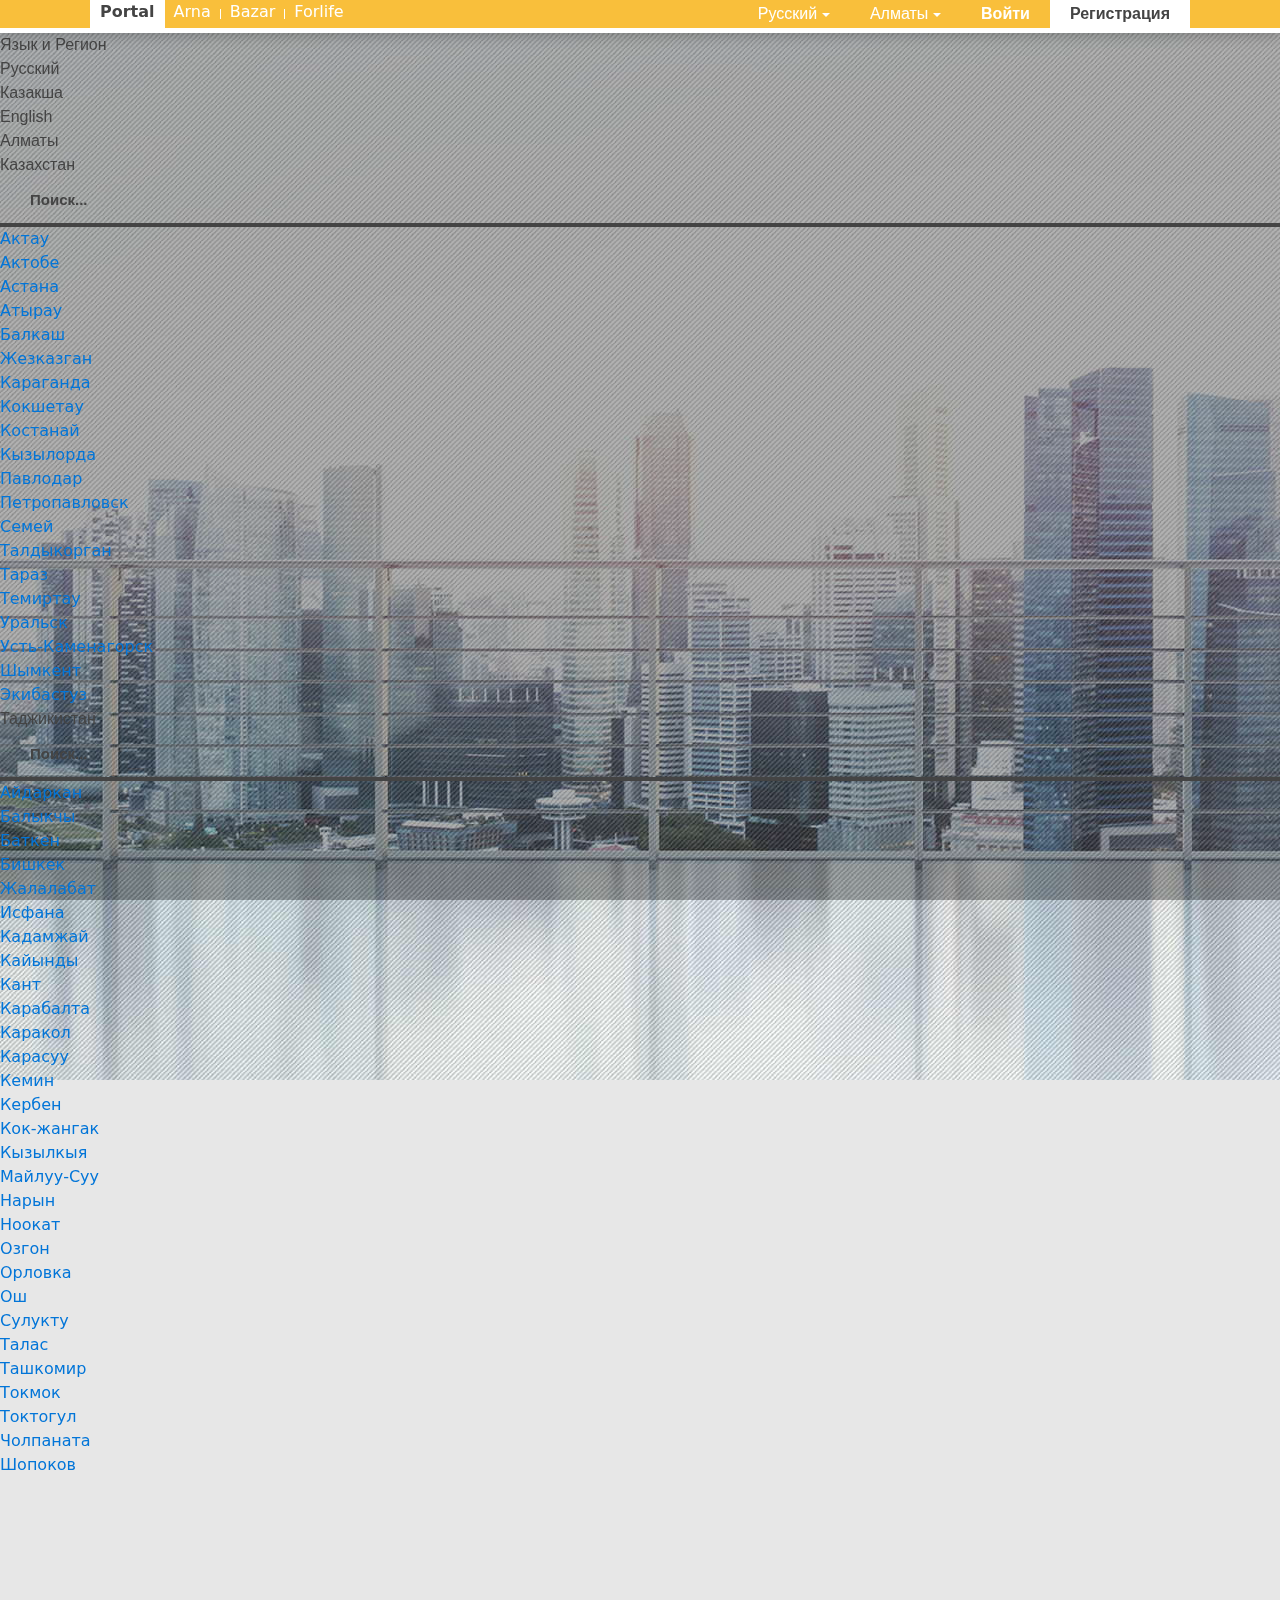
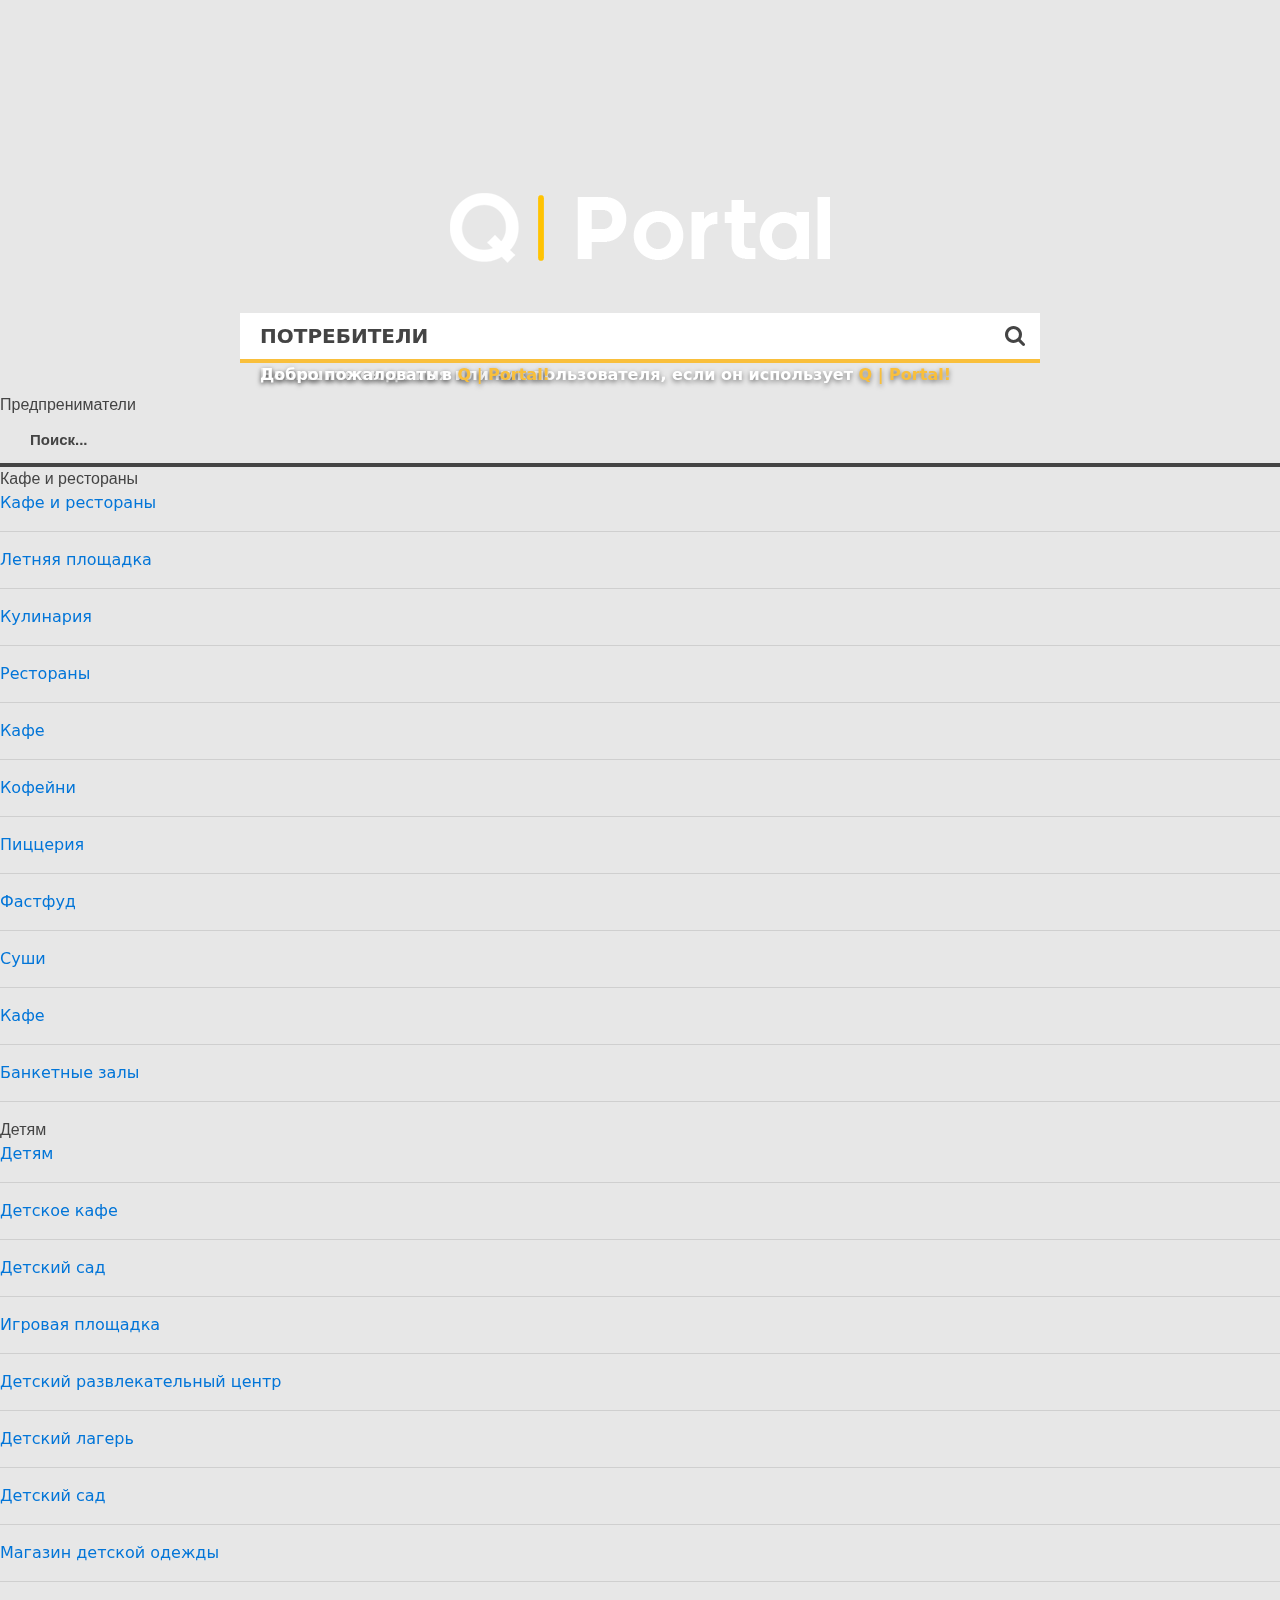
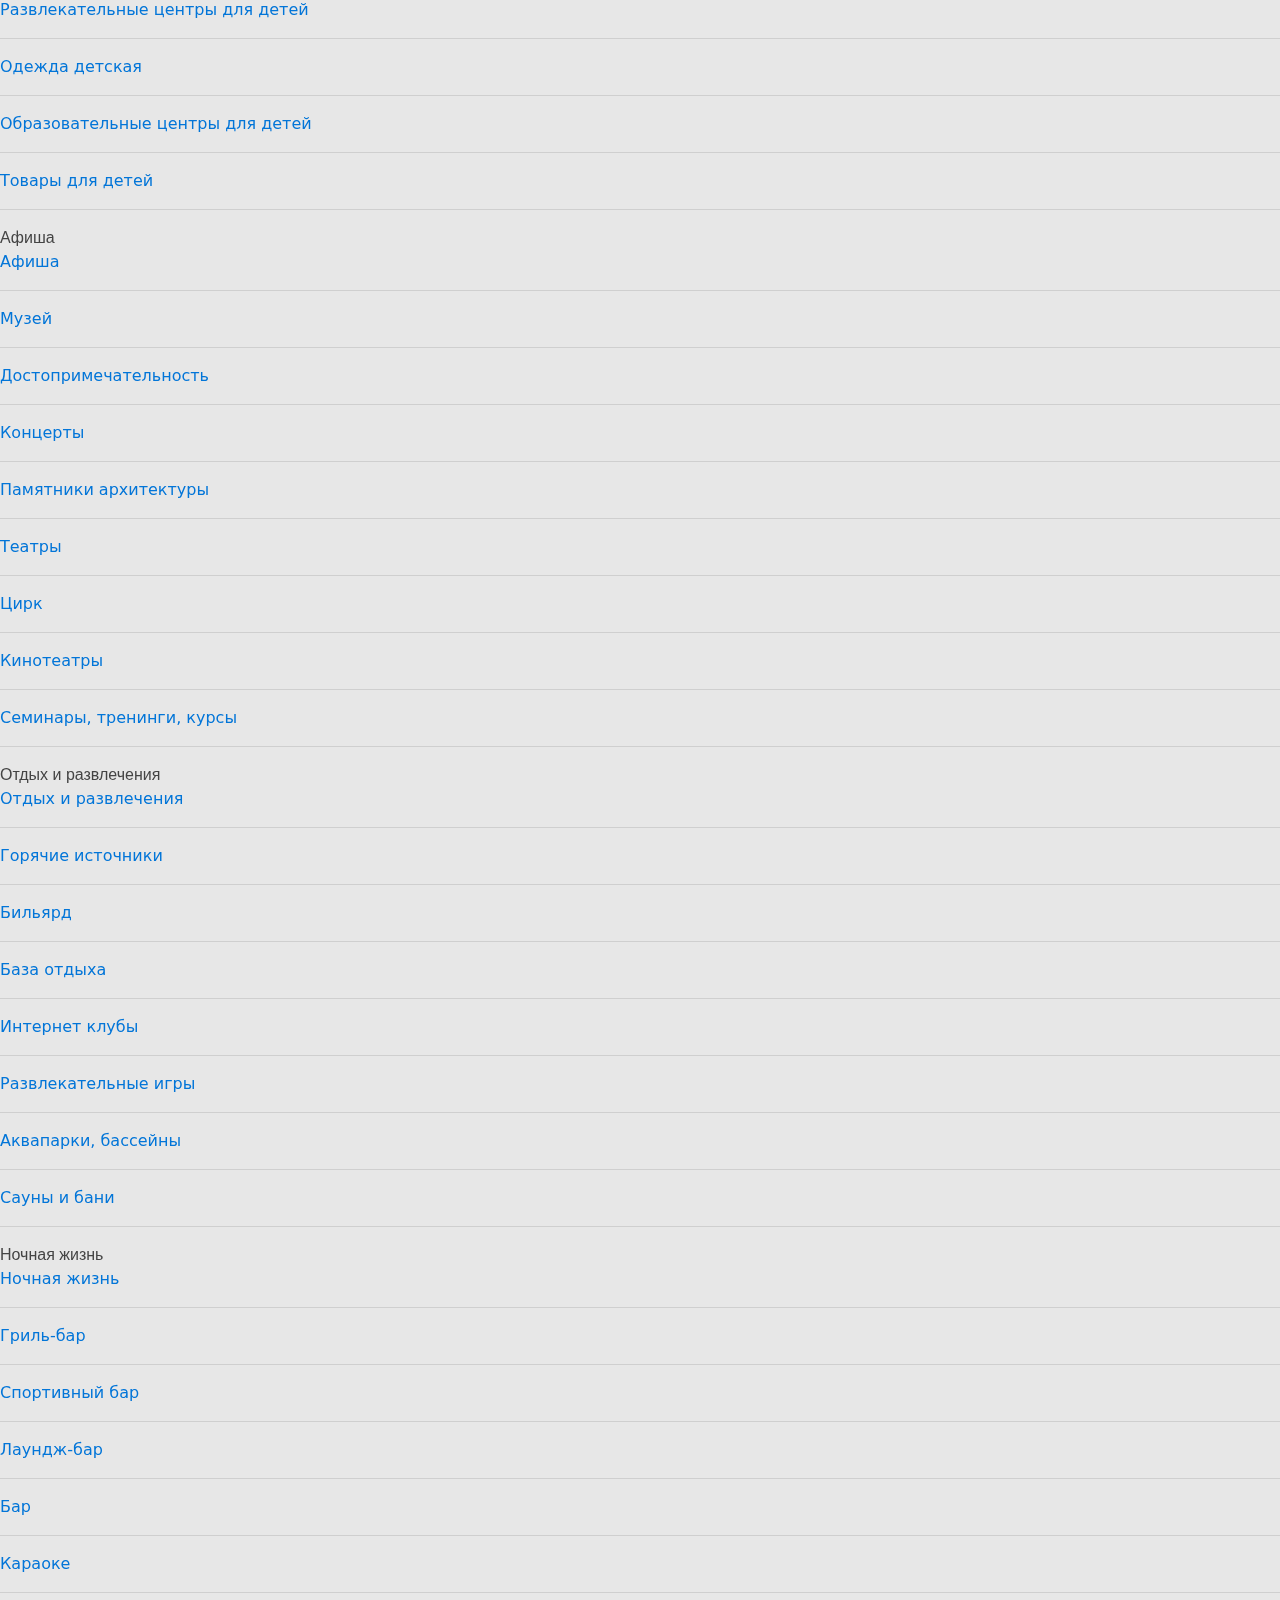
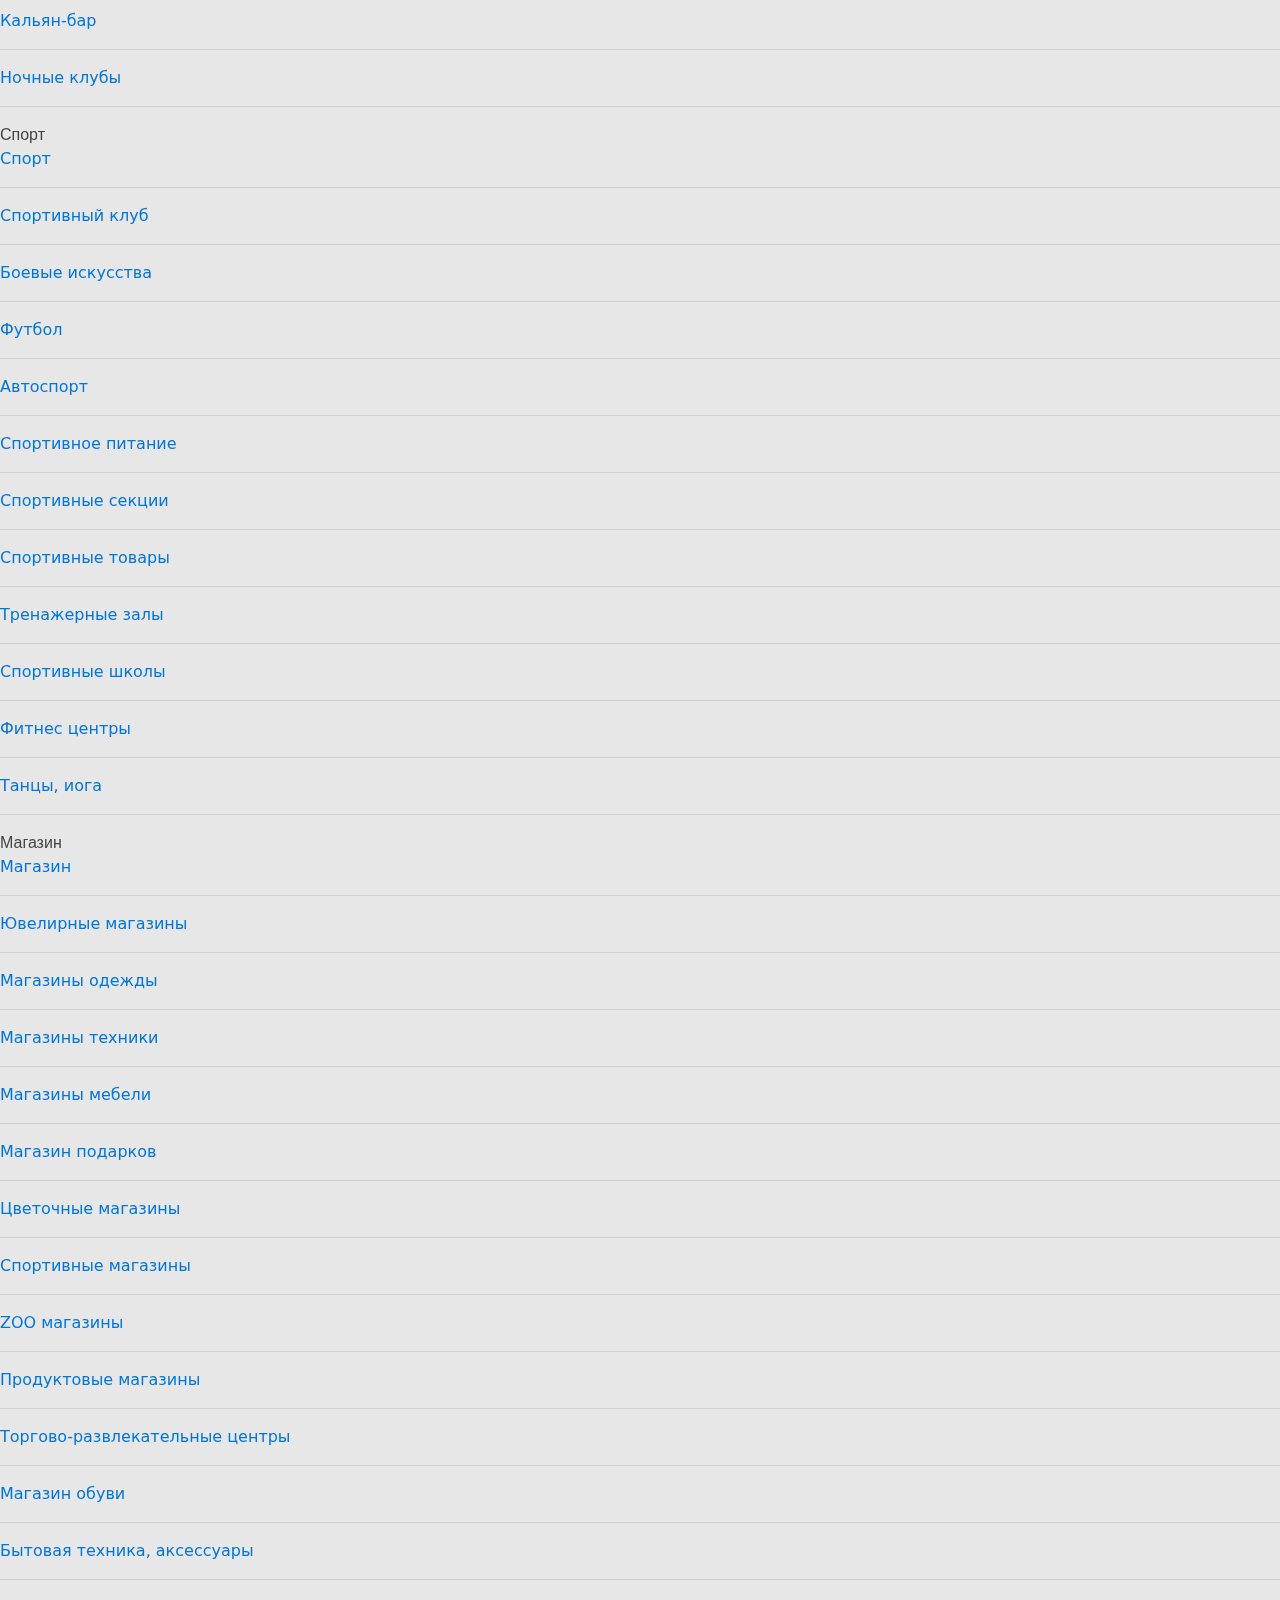
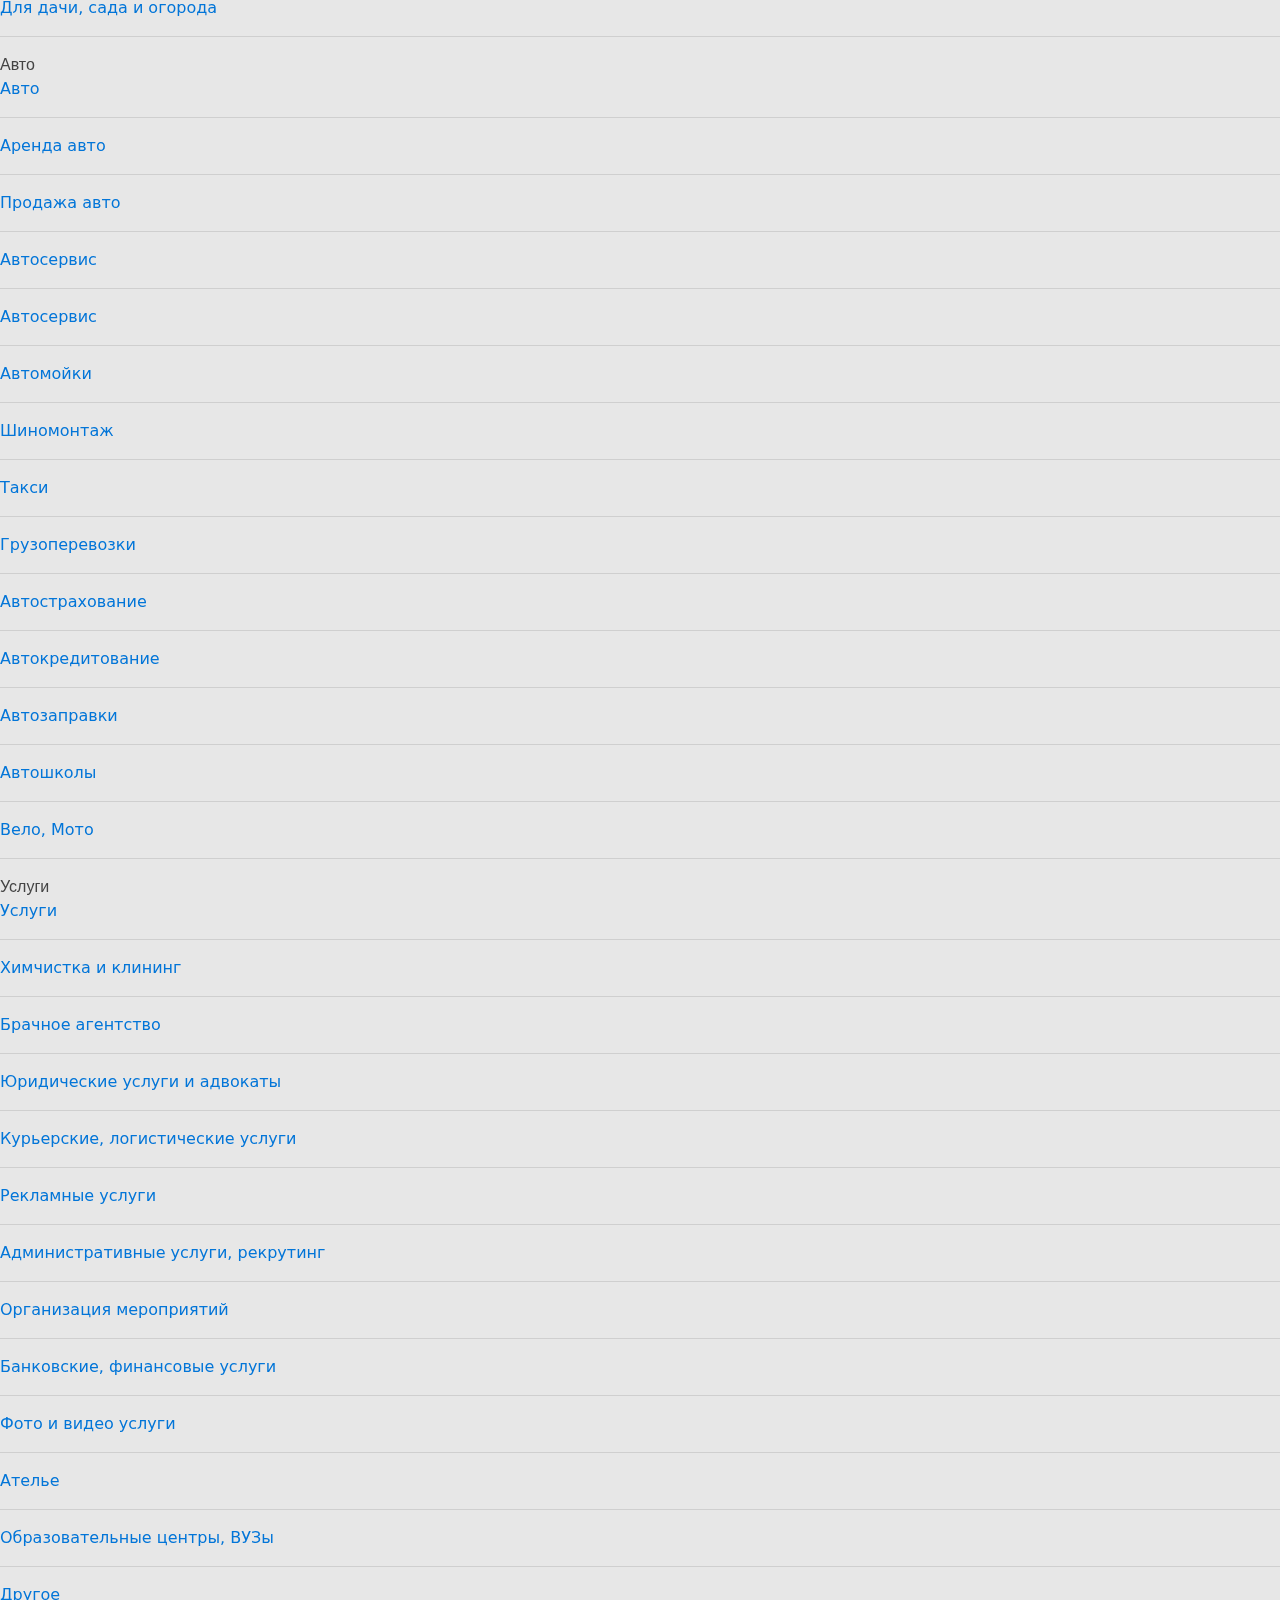
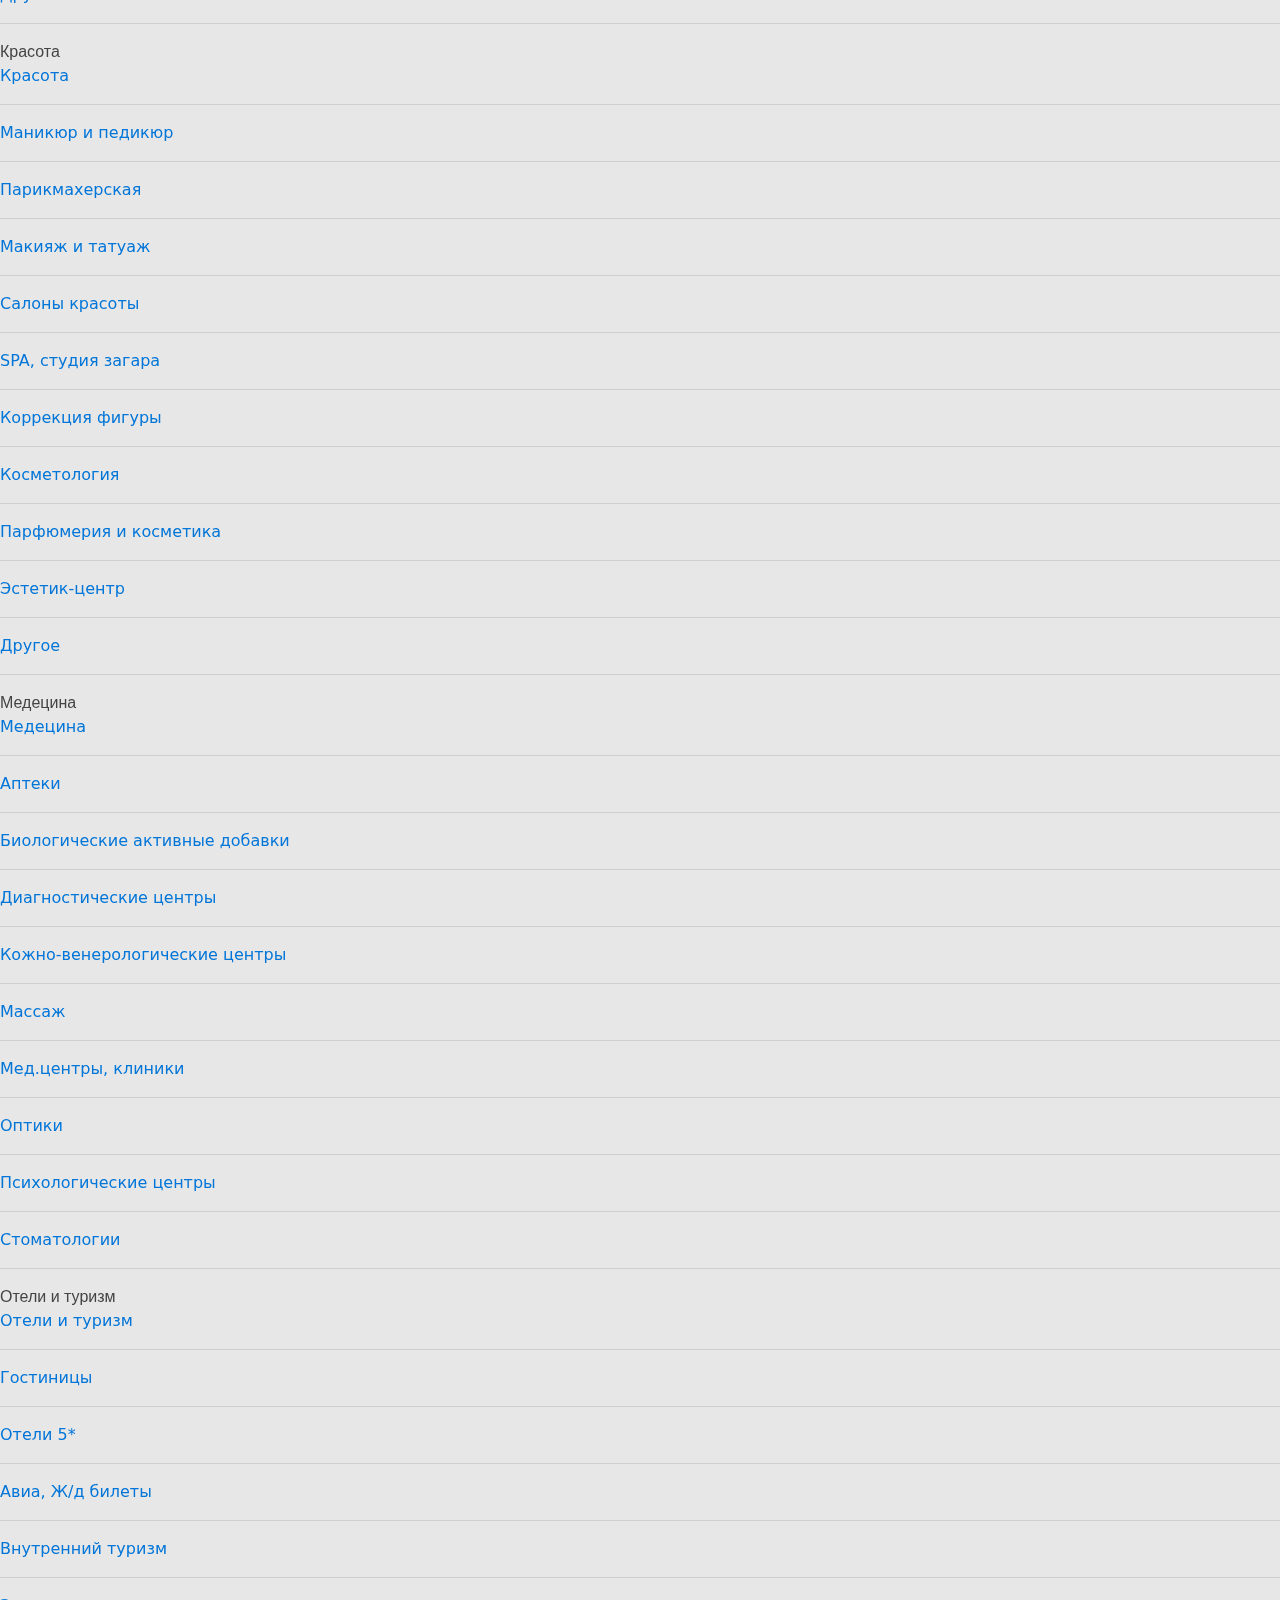
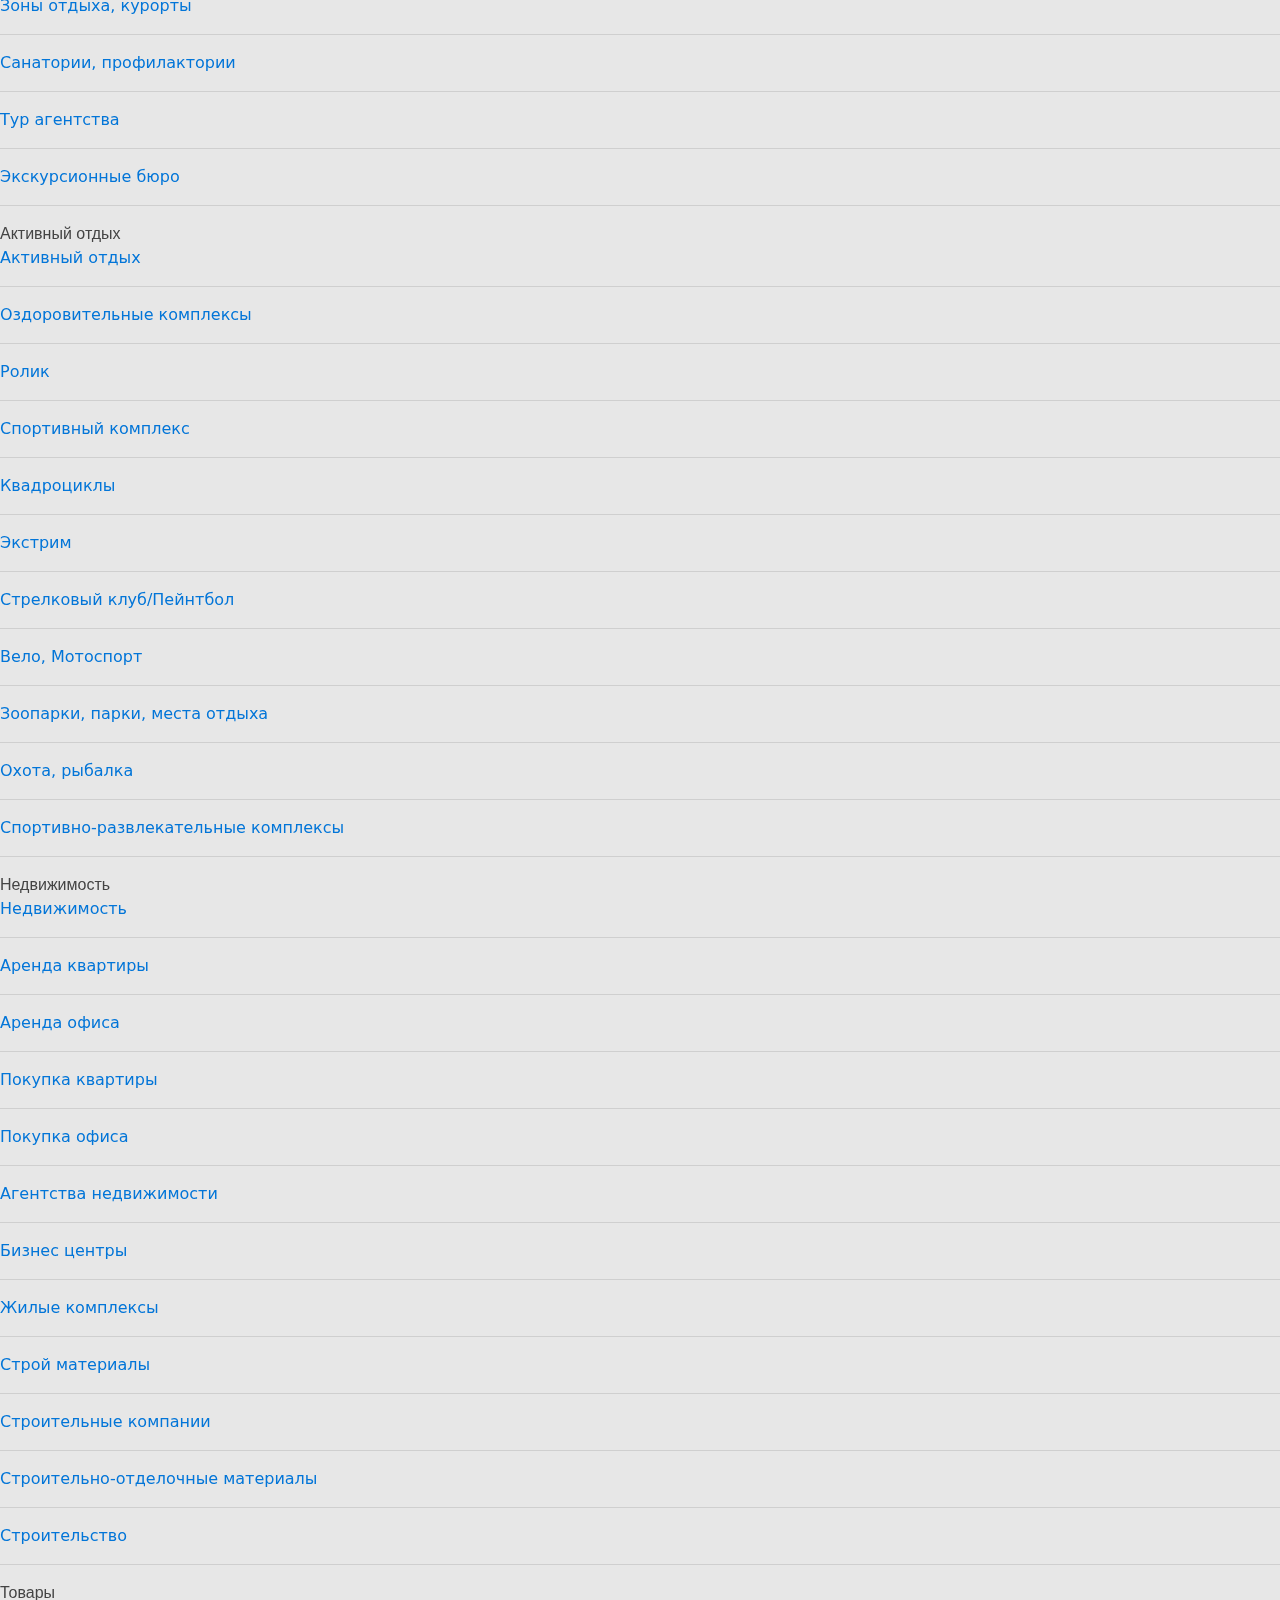
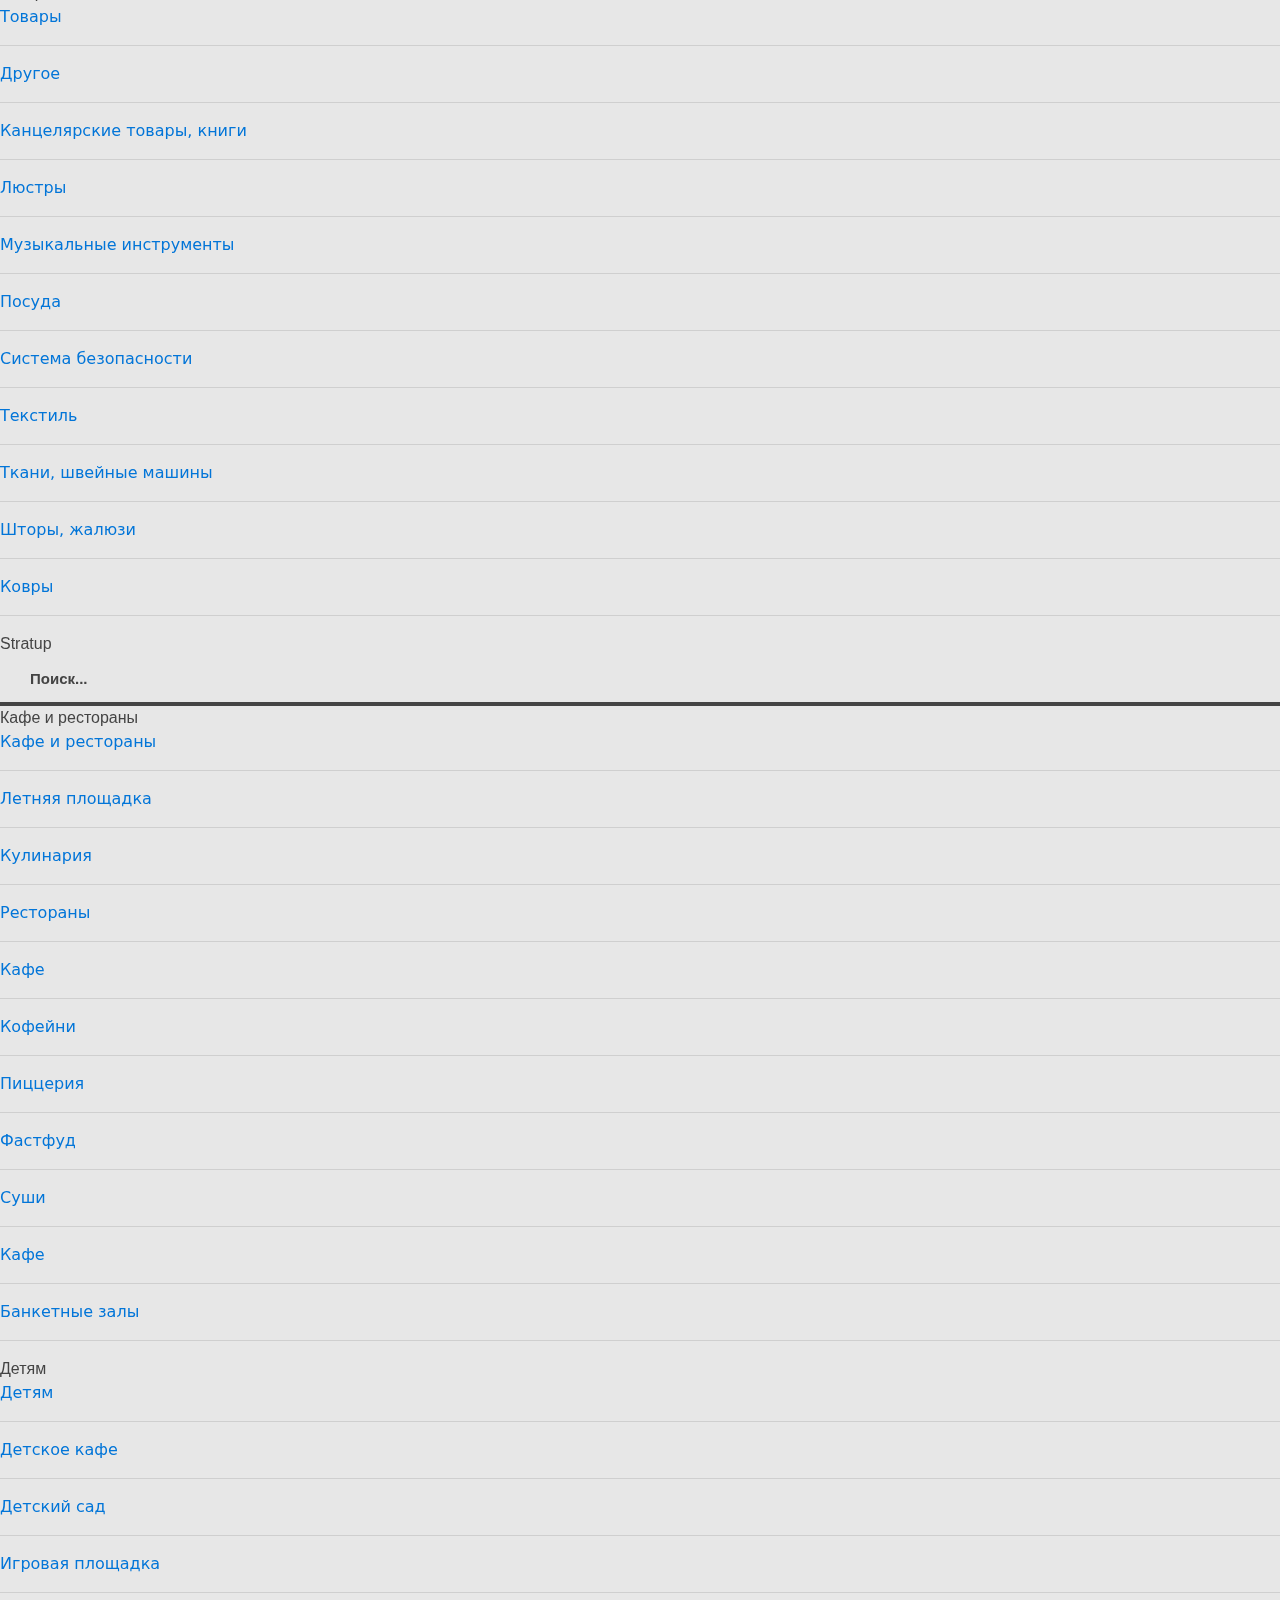
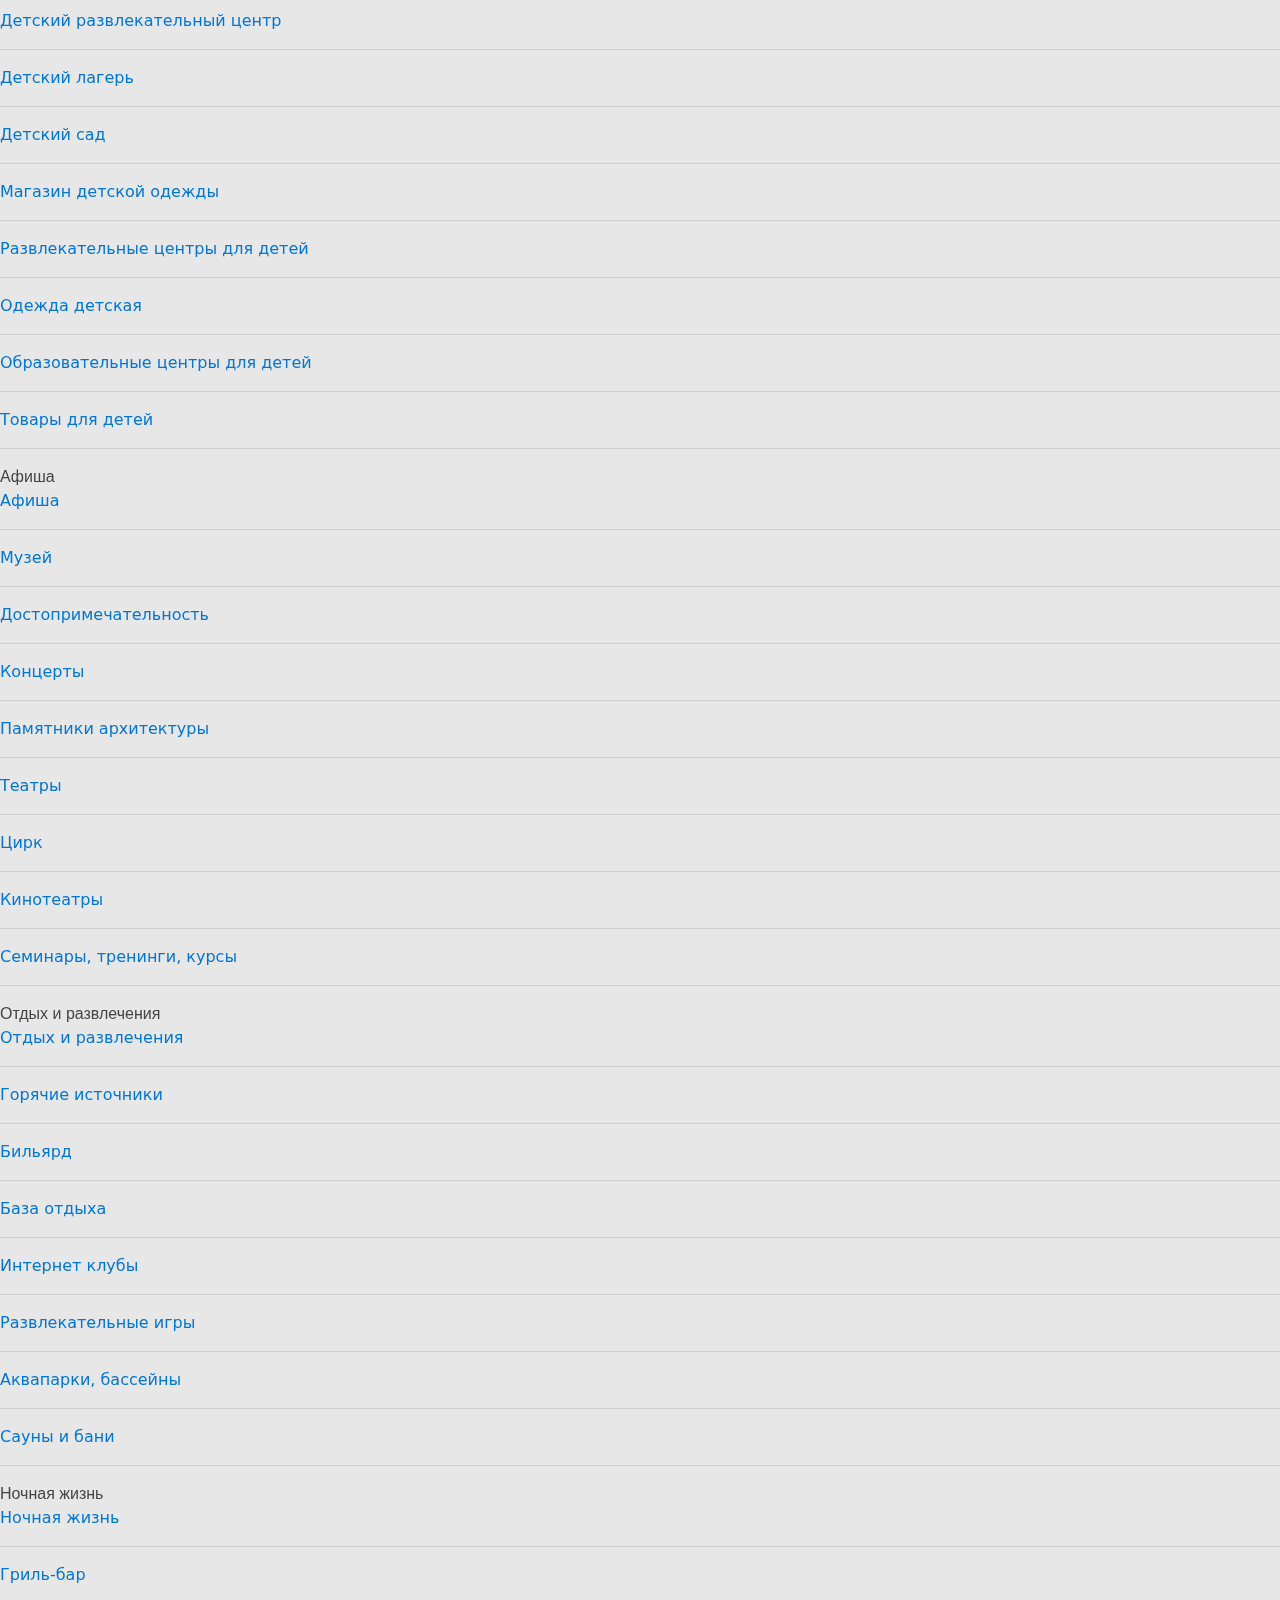
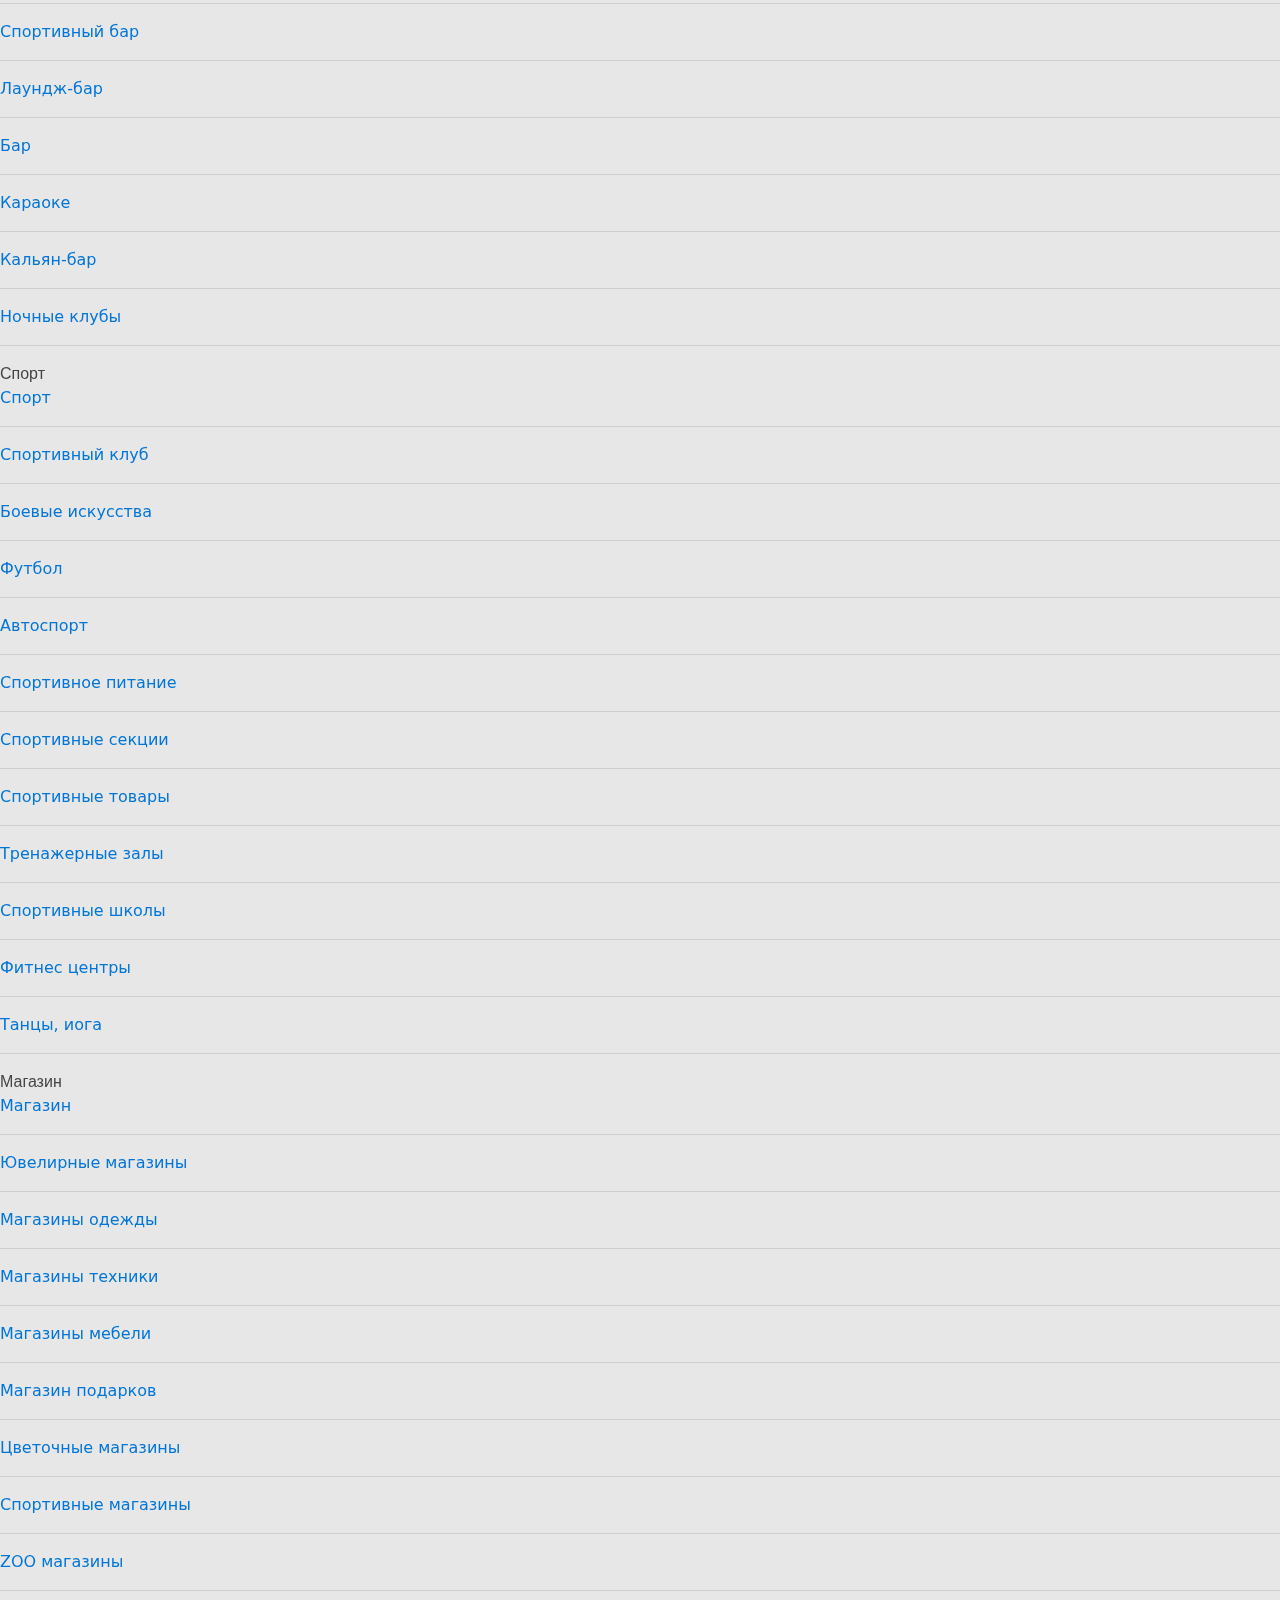
<file: index.html>
<!DOCTYPE html>
<html lang="en">
<head>
	<meta charset="UTF-8">
	<title>Qazaq Portal</title>

	<!-- Logo -->

	<link rel="shortcut icon" type="image/x-icon" href="favicon.ico"/>

	<!-- CSS -->

	<link rel="stylesheet" type="text/css" href="css/style.css">

	<!-- Font Awesome -->

	<link rel="stylesheet" type="text/css" href="css/font-awesome.css">

	<!-- jQuery -->

	<script type="text/javascript" src="js/jquery-3.2.1.min.js"></script>

	<!--<script src="https://ajax.googleapis.com/ajax/libs/jquery/3.2.1/jquery.min.js"></script> -->

	<!-- Bootstrap -->

		<!-- CSS -->
		<link rel="stylesheet" type="text/css" href="css/bootstrap.css">
		<!-- JS -->
		<script type="text/javascript" src="js/bootstrap.js"></script>

</head>
<body>



	<!-- Header -->

	<header id="header">
		<div id="header-100">

			<!-- Uper -->

			<div class="uper">
				<div class="center-content">
					<div class="projects">
						<a href="/qazaqportal" class="another current">Portal</a>
						<div class="line"></div>
						<a href="#" class="another">Arna</a>
						<div class="line"></div>
						<a href="#" class="another">Bazar</a>
						<div class="line"></div>
						<a href="#" class="another">Forlife</a>
					</div>
					<div class="register">
						<div class="sign">
							<button class="join">Войти</button>
							<button class="signup">Регистрация</button>
						</div>
						<div class="region dropdown navbar-expend">
						    <button class="dropdown-toggle" data-toggle="dropdown">Алматы</button>
						    <ul class="dropdown-menu" id="dropdown-uper">
						        <li class="dropdown-hover">
						        	<button class="dropdown-hover-btn dropdown-item" id="dropdownbtn">Казахстан</button>
						        	<div class="dropdown-hover-menu" id="dropdown-uper">
							        	<a class="dropdown-item" href="#">Актау</a>
							        	<a class="dropdown-item" href="#">Актобе</a>
							        	<a class="dropdown-item" href="#">Астана</a>
							        	<a class="dropdown-item" href="#">Атырау</a>
							        	<a class="dropdown-item" href="#">Балкаш</a>
							        	<a class="dropdown-item" href="#">Жезказган</a>
							        	<a class="dropdown-item" href="#">Караганда</a>
							        	<a class="dropdown-item" href="#">Кокшетау</a>
							        	<a class="dropdown-item" href="#">Костанай</a>
							        	<a class="dropdown-item" href="#">Кызылорда</a>
							        	<a class="dropdown-item" href="#">Павлодар</a>
							        	<a class="dropdown-item" href="#">Петропавловск</a>
							        	<a class="dropdown-item" href="#">Семей</a>
							        	<a class="dropdown-item" href="#">Талдыкорган</a>
							        	<a class="dropdown-item" href="#">Тараз</a>
							        	<a class="dropdown-item" href="#">Темиртау</a>
							        	<a class="dropdown-item" href="#">Уральск</a>
							        	<a class="dropdown-item" href="#">Усть-Каменагорск</a>
							        	<a class="dropdown-item" href="#">Шымкент</a>
							        	<a class="dropdown-item" href="#">Экибастуз</a>
						        	</div>
						        </li>
						        <li class="dropdown-hover">
						        	<button class="dropdown-hover-btn dropdown-item" id="dropdownbtn">Таджикистан</button>
						        	<div class="dropdown-hover-menu" id="dropdown-uper">
							        	<a class="dropdown-item" href="#">Айдаркан</a>
							        	<a class="dropdown-item" href="#">Балыкчы</a>
							        	<a class="dropdown-item" href="#">Баткен</a>
							        	<a class="dropdown-item" href="#">Бишкек</a>
							        	<a class="dropdown-item" href="#">Жалалабат</a>
							        	<a class="dropdown-item" href="#">Исфана</a>
							        	<a class="dropdown-item" href="#">Кадамжай</a>
							        	<a class="dropdown-item" href="#">Кайынды</a>
							        	<a class="dropdown-item" href="#">Кант</a>
							        	<a class="dropdown-item" href="#">Карабалта</a>
							        	<a class="dropdown-item" href="#">Каракол</a>
							        	<a class="dropdown-item" href="#">Карасуу</a>
							        	<a class="dropdown-item" href="#">Кемин</a>
							        	<a class="dropdown-item" href="#">Кербен</a>
							        	<a class="dropdown-item" href="#">Кок-жангак</a>
							        	<a class="dropdown-item" href="#">Кызылкыя</a>
							        	<a class="dropdown-item" href="#">Майлуу-Суу</a>
							        	<a class="dropdown-item" href="#">Нарын</a>
							        	<a class="dropdown-item" href="#">Ноокат</a>
							        	<a class="dropdown-item" href="#">Озгон</a>
							        	<a class="dropdown-item" href="#">Орловка</a>
							        	<a class="dropdown-item" href="#">Ош</a>
							        	<a class="dropdown-item" href="#">Сулукту</a>
							        	<a class="dropdown-item" href="#">Талас</a>
							        	<a class="dropdown-item" href="#">Ташкомир</a>
							        	<a class="dropdown-item" href="#">Токмок</a>
							        	<a class="dropdown-item" href="#">Токтогул</a>
							        	<a class="dropdown-item" href="#">Чолпаната</a>
							        	<a class="dropdown-item" href="#">Шопоков</a>
						        	</div>
						        </li>
						    </ul>
						</div>
						<div class="langueges dropdown">
						    <button class="dropdown-toggle" data-toggle="dropdown">Русский</button>
						    <div class="dropdown-menu" id="dropdown-uper">
						        <a class="dropdown-item" href="#">Казакша</a>
						        <a class="dropdown-item" href="#">English</a>
						    </div>
						</div>
					</div>
				</div>
			</div>
			<div class="clearfix" style="clear: both;"></div>
		</div>

		<!-- Mobile Menu -->

		<div class="mob-menu">
			<div class="buttons-mob">
				<button class="hints">Язык и Регион</button>
				<div class="mobile-menu">
					<div class="languege-mobile">
						<button class="lang-btn" id="current-languege">Русский</button>
						<br class="btn-parag">
						<button class="lang-btn">Казакша</button>
						<br class="btn-parag">
						<button class="lang-btn">English</button>
						<br class="btn-parag">
					</div>
					<div class="pred-accardion region-mobile">
						<button class="pred-accardion-btn-reg">Алматы</button>
						<div class="pred-accardion-dropdown-reg">
							<div class="more-accardion">
								<button class="pred-accardion-link accardion-btn reg-accardion">Казахстан</button>
								<div class="pred-more-accardion-dropdown">
									<form action="" class="search-pred reg-search">
										<div class="container-pred accardion-search">
											<input type="search" class="input-pred" placeholder="Поиск...">
										</div>
										<div class="livesearch-pred-accardion"></div>
									</form>
									<a href="#">Актау</a>
									<br>
								    <a href="#">Актобе</a>
								    <br>
								    <a href="#">Астана</a>
								    <br>
								    <a href="#">Атырау</a>
								    <br>
								    <a href="#">Балкаш</a>
								    <br>
								    <a href="#">Жезказган</a>
								    <br>
								    <a href="#">Караганда</a>
								    <br>
								    <a href="#">Кокшетау</a>
								    <br>
								    <a href="#">Костанай</a>
								    <br>
								    <a href="#">Кызылорда</a>
								    <br>
								    <a href="#">Павлодар</a>
								    <br>
								    <a href="#">Петропавловск</a>
								    <br>
								    <a href="#">Семей</a>
								    <br>
								    <a href="#">Талдыкорган</a>
								    <br>
								    <a href="#">Тараз</a>
								    <br>
								    <a href="#">Темиртау</a>
								    <br>
								    <a href="#">Уральск</a>
								    <br>
								    <a href="#">Усть-Каменагорск</a>
								    <br>
								    <a href="#">Шымкент</a>
								    <br>
								    <a href="#">Экибастуз</a>
								    <br>
								</div>
							</div>
							<div class="more-accardion">
								<button class="pred-accardion-link accardion-btn reg-search reg-accardion">Таджикистан</button>
								<div class="pred-more-accardion-dropdown">
									<form action="" class="search-pred reg-search">
										<div class="container-pred accardion-search">
											<input type="search" class="input-pred" placeholder="Поиск...">
										</div>
										<div class="livesearch-pred-accardion"></div>
									</form>
									<a href="#">Айдаркан</a>
									<br>
									<a href="#">Балыкчы</a>
									<br>
									<a href="#">Баткен</a>
									<br>
									<a href="#">Бишкек</a>
									<br>
									<a href="#">Жалалабат</a>
									<br>
									<a href="#">Исфана</a>
									<br>
									<a href="#">Кадамжай</a>
									<br>
									<a href="#">Кайынды</a>
									<br>
									<a href="#">Кант</a>
									<br>
									<a href="#">Карабалта</a>
									<br>
									<a href="#">Каракол</a>
									<br>
									<a href="#">Карасуу</a>
									<br>
									<a href="#">Кемин</a>
									<br>
									<a href="#">Кербен</a>
									<br>
									<a href="#">Кок-жангак</a>
									<br>
									<a href="#">Кызылкыя</a>
									<br>
									<a href="#">Майлуу-Суу</a>
									<br>
									<a href="#">Нарын</a>
									<br>
									<a href="#">Ноокат</a>
									<br>
									<a href="#">Озгон</a>
									<br>
									<a href="#">Орловка</a>
									<br>
									<a href="#">Ош</a>
									<br>
									<a href="#">Сулукту</a>
									<br>
									<a href="#">Талас</a>
									<br>
									<a href="#">Ташкомир</a>
									<br>
									<a href="#">Токмок</a>
									<br>
									<a href="#">Токтогул</a>
									<br>
									<a href="#">Чолпаната</a>
									<br>
									<a href="#">Шопоков</a>
									<br>
								</div>
							</div>
						</div>
					</div>
				</div>
			</div>
		</div>



	<!-- Main Search -->

	<main id="main">
		<div class="main-content">
			<div class="main-search">
				<a href="/qazaqportal" class="logo">
					<img class="img-main" src="img/LogoTm.png" alt="">
					<img class="img-main-mob" src="img/LogoTl.png" alt="">
				</a>
				<div class="search">
					<form action="" class="search-main">
						<div class="animation-bar"></div>
						<input type="search" class="input-main">
						<span class="placeholder">ПОТРЕБИТЕЛИ</span>
						<button class="search-btn">
							<i class="fa fa-search fa-lg fa-search-lg"></i>
							<div class="btn-animate-1"></div>
							<div class="btn-animate-2"></div>
						</button>
					</form>
					<div class="note-p">Напишите сюда имя или ник пользователя, если он использует <a href="#" class="note-link">Q | Portal!</a></div>
					<div class="note-p mobile-wel">Добро пожаловать в <a href="#" class="note-link">Q | Portal!</a></div>
					<div class="livesearch"></div>
				</div>
			</div>
			<div class="main-buttons">
					<div class="phone-downer">
						<div class="pred-accardion">
							<button class="pred-accardion-btn accardion-btn">Предпрениматели</button>
							<div class="pred-accardion-dropdown">
								<form action="" class="search-pred">
									<div class="container-pred accardion-search">
										<input type="search" class="input-pred" placeholder="Поиск...">
									</div>
									<div class="livesearch-pred-accardion"></div>
								</form>
								<div class="more-accardion">
									<button class="pred-accardion-link accardion-btn">Кафе и рестораны</button>
									<div class="pred-more-accardion-dropdown">
										<a href="#">Кафе и рестораны</a>
										<br>
										<hr>
										<a href="#">Летняя площадка</a>
										<br>
										<hr>
										<a href="#">Кулинария</a>
										<br>
										<hr>
										<a href="#">Рестораны</a>
										<br>
										<hr>
										<a href="#">Кафе</a>
										<br>
										<hr>
										<a href="#">Кофейни</a>
										<br>
										<hr>
										<a href="#">Пиццерия</a>
										<br>
										<hr>
										<a href="#">Фастфуд</a>
										<br>
										<hr>
										<a href="#">Суши</a>
										<br>
										<hr>
										<a href="#">Кафе</a>
										<br>
										<hr>
										<a href="#">Банкетные залы</a>
										<br>
										<hr>
									</div>
								</div>
								<div class="more-accardion">
									<button class="pred-accardion-link accardion-btn">Детям</button>
									<div class="pred-more-accardion-dropdown">
										<a href="#">Детям</a>
										<br>
										<hr>
										<a href="#">Детское кафе</a>
										<br>
										<hr>
										<a href="#">Детский сад</a>
										<br>
										<hr>
										<a href="#">Игровая площадка</a>
										<br>
										<hr>
										<a href="#">Детский развлекательный центр</a>
										<br>
										<hr>
										<a href="#">Детский лагерь</a>
										<br>
										<hr>
										<a href="#">Детский сад</a>
										<br>
										<hr>
										<a href="#">Магазин детской одежды</a>
										<br>
										<hr>
										<a href="#">Развлекательные центры для  детей</a>
										<br>
										<hr>
										<a href="#">Одежда детская</a>
										<br>
										<hr>
										<a href="#">Образовательные центры для детей</a>
										<br>
										<hr>
										<a href="#">Товары для детей</a>
										<br>
										<hr>
									</div>
								</div>
								<div class="more-accardion">
									<button class="pred-accardion-link accardion-btn">Афиша</button>
									<div class="pred-more-accardion-dropdown">
										<a href="#">Афиша</a>
										<br>
										<hr>
										<a href="#">Музей</a>
										<br>
										<hr>
										<a href="#">Достопримечательность</a>
										<br>
										<hr>
										<a href="#">Концерты</a>
										<br>
										<hr>
										<a href="#">Памятники архитектуры</a>
										<br>
										<hr>
										<a href="#">Театры</a>
										<br>
										<hr>
										<a href="#">Цирк</a>
										<br>
										<hr>
										<a href="#">Кинотеатры</a>
										<br>
										<hr>
										<a href="#">Семинары, тренинги, курсы</a>
										<br>
										<hr>
									</div>
								</div>
								<div class="more-accardion">
									<button class="pred-accardion-link accardion-btn">Отдых и развлечения</button>
									<div class="pred-more-accardion-dropdown">
										<a href="#">Отдых и развлечения</a>
										<br>
										<hr>
										<a href="#">Горячие источники</a>
										<br>
										<hr>
										<a href="#">Бильярд</a>
										<br>
										<hr>
										<a href="#">База отдыха</a>
										<br>
										<hr>
										<a href="#">Интернет клубы</a>
										<br>
										<hr>
										<a href="#">Развлекательные игры</a>
										<br>
										<hr>
										<a href="#">Аквапарки, бассейны</a>
										<br>
										<hr>
										<a href="#">Сауны и бани</a>
										<br>
										<hr>
									</div>
								</div>
								<div class="more-accardion">
									<button class="pred-accardion-link accardion-btn">Ночная жизнь</button>
									<div class="pred-more-accardion-dropdown">
										<a href="#">Ночная жизнь</a>
										<br>
										<hr>
										<a href="#">Гриль-бар</a>
										<br>
										<hr>
										<a href="#">Спортивный бар</a>
										<br>
										<hr>
										<a href="#">Лаундж-бар</a>
										<br>
										<hr>
										<a href="#">Бар</a>
										<br>
										<hr>
										<a href="#">Караоке</a>
										<br>
										<hr>
										<a href="#">Кальян-бар</a>
										<br>
										<hr>
										<a href="#">Ночные клубы</a>
										<br>
										<hr>
									</div>
								</div>
								<div class="more-accardion">
									<button class="pred-accardion-link accardion-btn">Спорт</button>
									<div class="pred-more-accardion-dropdown">
										<a href="#">Спорт</a>
										<br>
										<hr>
										<a href="#">Спортивный клуб</a>
										<br>
										<hr>
										<a href="#">Боевые искусства</a>
										<br>
										<hr>
										<a href="#">Футбол</a>
										<br>
										<hr>
										<a href="#">Автоспорт</a>
										<br>
										<hr>
										<a href="#">Спортивное питание</a>
										<br>
										<hr>
										<a href="#">Спортивные секции</a>
										<br>
										<hr>
										<a href="#">Спортивные товары</a>
										<br>
										<hr>
										<a href="#">Тренажерные залы</a>
										<br>
										<hr>
										<a href="#">Спортивные школы</a>
										<br>
										<hr>
										<a href="#">Фитнес центры</a>
										<br>
										<hr>
										<a href="#">Танцы, иога</a>
										<br>
										<hr>
									</div>
								</div>
								<div class="more-accardion">
									<button class="pred-accardion-link accardion-btn">Магазин</button>
									<div class="pred-more-accardion-dropdown">
										<a href="#">Магазин</a>
										<br>
										<hr>
										<a href="#">Ювелирные магазины</a>
										<br>
										<hr>
										<a href="#">Магазины одежды</a>
										<br>
										<hr>
										<a href="#">Магазины техники</a>
										<br>
										<hr>
										<a href="#">Магазины мебели</a>
										<br>
										<hr>
										<a href="#">Магазин подарков</a>
										<br>
										<hr>
										<a href="#">Цветочные магазины</a>
										<br>
										<hr>
										<a href="#">Спортивные магазины</a>
										<br>
										<hr>
										<a href="#">ZOO магазины</a>
										<br>
										<hr>
										<a href="#">Продуктовые магазины</a>
										<br>
										<hr>
										<a href="#">Торгово-развлекательные центры</a>
										<br>
										<hr>
										<a href="#">Магазин обуви</a>
										<br>
										<hr>
										<a href="#">Бытовая техника, аксессуары</a>
										<br>
										<hr>
										<a href="#">Для дачи, сада и огорода</a>
										<br>
										<hr>
									</div>
								</div>
								<div class="more-accardion">
									<button class="pred-accardion-link accardion-btn">Авто</button>
									<div class="pred-more-accardion-dropdown">
										<a href="#">Авто</a>
										<br>
										<hr>
										<a href="#">Аренда авто</a>
										<br>
										<hr>
										<a href="#">Продажа авто</a>
										<br>
										<hr>
										<a href="#">Автосервис</a>
										<br>
										<hr>
										<a href="#">Автосервис</a>
										<br>
										<hr>
										<a href="#">Автомойки</a>
										<br>
										<hr>
										<a href="#">Шиномонтаж</a>
										<br>
										<hr>
										<a href="#">Такси</a>
										<br>
										<hr>
										<a href="#">Грузоперевозки</a>
										<br>
										<hr>
										<a href="#">Автострахование</a>
										<br>
										<hr>
										<a href="#">Автокредитование</a>
										<br>
										<hr>
										<a href="#">Автозаправки</a>
										<br>
										<hr>
										<a href="#">Автошколы</a>
										<br>
										<hr>
										<a href="#">Вело, Мото</a>
										<br>
										<hr>
									</div>
								</div>
								<div class="more-accardion">
									<button class="pred-accardion-link accardion-btn">Услуги</button>
									<div class="pred-more-accardion-dropdown">
										<a href="#">Услуги</a>
										<br>
										<hr>
										<a href="#">Химчистка и клининг</a>
										<br>
										<hr>
										<a href="#">Брачное агентство</a>
										<br>
										<hr>
										<a href="#">Юридические услуги и адвокаты</a>
										<br>
										<hr>
										<a href="#">Курьерские, логистические услуги</a>
										<br>
										<hr>
										<a href="#">Рекламные услуги</a>
										<br>
										<hr>
										<a href="#">Административные услуги, рекрутинг</a>
										<br>
										<hr>
										<a href="#">Организация мероприятий</a>
										<br>
										<hr>
										<a href="#">Банковские, финансовые услуги</a>
										<br>
										<hr>
										<a href="#">Фото и видео услуги</a>
										<br>
										<hr>
										<a href="#">Ателье</a>
										<br>
										<hr>
										<a href="#">Образовательные центры, ВУЗы</a>
										<br>
										<hr>
										<a href="#">Другое</a>
										<br>
										<hr>
									</div>
								</div>
								<div class="more-accardion">
									<button class="pred-accardion-link accardion-btn">Красота</button>
									<div class="pred-more-accardion-dropdown">
										<a href="#">Красота</a>
										<br>
										<hr>
										<a href="#">Маникюр и педикюр</a>
										<br>
										<hr>
										<a href="#">Парикмахерская</a>
										<br>
										<hr>
										<a href="#">Макияж и татуаж</a>
										<br>
										<hr>
										<a href="#">Салоны красоты</a>
										<br>
										<hr>
										<a href="#">SPA, студия загара</a>
										<br>
										<hr>
										<a href="#">Коррекция фигуры</a>
										<br>
										<hr>
										<a href="#">Косметология</a>
										<br>
										<hr>
										<a href="#">Парфюмерия и косметика</a>
										<br>
										<hr>
										<a href="#">Эстетик-центр</a>
										<br>
										<hr>
										<a href="#">Другое</a>
										<br>
										<hr>
									</div>
								</div>
								<div class="more-accardion">
									<button class="pred-accardion-link accardion-btn">Медецина</button>
									<div class="pred-more-accardion-dropdown">
										<a href="#">Медецина</a>
										<br>
										<hr>
										<a href="#">Аптеки</a>
										<br>
										<hr>
										<a href="#">Биологические активные добавки</a>
										<br>
										<hr>
										<a href="#">Диагностические центры</a>
										<br>
										<hr>
										<a href="#">Кожно-венерологические центры</a>
										<br>
										<hr>
										<a href="#">Массаж</a>
										<br>
										<hr>
										<a href="#">Мед.центры, клиники</a>
										<br>
										<hr>
										<a href="#">Оптики</a>
										<br>
										<hr>
										<a href="#">Психологические центры</a>
										<br>
										<hr>
										<a href="#">Стоматологии</a>
										<br>
										<hr>
									</div>
								</div>
								<div class="more-accardion">
									<button class="pred-accardion-link accardion-btn">Отели и туризм</button>
									<div class="pred-more-accardion-dropdown">
										<a href="#">Отели и туризм</a>
										<br>
										<hr>
										<a href="#">Гостиницы</a>
										<br>
										<hr>
										<a href="#">Отели 5*</a>
										<br>
										<hr>
										<a href="#">Авиа, Ж/д билеты</a>
										<br>
										<hr>
										<a href="#">Внутренний туризм</a>
										<br>
										<hr>
										<a href="#">Зоны отдыха, курорты</a>
										<br>
										<hr>
										<a href="#">Санатории, профилактории</a>
										<br>
										<hr>
										<a href="#">Тур агентства</a>
										<br>
										<hr>
										<a href="#">Экскурсионные бюро</a>
										<br>
										<hr>
									</div>
								</div>
								<div class="more-accardion">
									<button class="pred-accardion-link accardion-btn">Активный отдых</button>
									<div class="pred-more-accardion-dropdown">
										<a href="#">Активный отдых</a>
										<br>
										<hr>
										<a href="#">Оздоровительные комплексы</a>
										<br>
										<hr>
										<a href="#">Ролик</a>
										<br>
										<hr>
										<a href="#">Спортивный комплекс</a>
										<br>
										<hr>
										<a href="#">Квадроциклы</a>
										<br>
										<hr>
										<a href="#">Экстрим</a>
										<br>
										<hr>
										<a href="#">Стрелковый клуб/Пейнтбол</a>
										<br>
										<hr>
										<a href="#">Вело, Мотоспорт</a>
										<br>
										<hr>
										<a href="#">Зоопарки, парки, места отдыха</a>
										<br>
										<hr>
										<a href="#">Охота, рыбалка</a>
										<br>
										<hr>
										<a href="#">Спортивно-развлекательные комплексы</a>
										<br>
										<hr>
									</div>
								</div>
								<div class="more-accardion">
									<button class="pred-accardion-link accardion-btn">Недвижимость</button>
									<div class="pred-more-accardion-dropdown">
										<a href="#">Недвижимость</a>
										<br>
										<hr>
										<a href="#">Аренда квартиры</a>
										<br>
										<hr>
										<a href="#">Аренда офиса</a>
										<br>
										<hr>
										<a href="#">Покупка квартиры</a>
										<br>
										<hr>
										<a href="#">Покупка офиса</a>
										<br>
										<hr>
										<a href="#">Агентства недвижимости</a>
										<br>
										<hr>
										<a href="#">Бизнес центры</a>
										<br>
										<hr>
										<a href="#">Жилые комплексы</a>
										<br>
										<hr>
										<a href="#">Строй материалы</a>
										<br>
										<hr>
										<a href="#">Строительные компании</a>
										<br>
										<hr>
										<a href="#">Строительно-отделочные материалы</a>
										<br>
										<hr>
										<a href="#">Строительство</a>
										<br>
										<hr>
									</div>
								</div>
								<div class="more-accardion">
									<button class="pred-accardion-link accardion-btn">Товары</button>
									<div class="pred-more-accardion-dropdown">
										<a href="#">Товары</a>
										<br>
										<hr>
										<a href="#">Другое</a>
										<br>
										<hr>
										<a href="#">Канцелярские товары, книги</a>
										<br>
										<hr>
										<a href="#">Люстры</a>
										<br>
										<hr>
										<a href="#">Музыкальные инструменты</a>
										<br>
										<hr>
										<a href="#">Посуда</a>
										<br>
										<hr>
										<a href="#">Система безопасности</a>
										<br>
										<hr>
										<a href="#">Текстиль</a>
										<br>
										<hr>
										<a href="#">Ткани, швейные машины</a>
										<br>
										<hr>
										<a href="#">Шторы, жалюзи</a>
										<br>
										<hr>
										<a href="#">Ковры</a>
										<br>
										<hr>
									</div>
								</div>
							</div>
						</div>
						<div class="pred-accardion">
							<button class="pred-accardion-btn accardion-btn">Stratup</button>
							<div class="pred-accardion-dropdown">
								<form action="" class="search-pred">
									<div class="container-pred accardion-search">
										<input type="search" class="input-pred" placeholder="Поиск...">
									</div>
									<div class="livesearch-pred-accardion"></div>
								</form>
								<div class="more-accardion">
									<button class="pred-accardion-link accardion-btn">Кафе и рестораны</button>
									<div class="pred-more-accardion-dropdown">
										<a href="#">Кафе и рестораны</a>
										<br>
										<hr>
										<a href="#">Летняя площадка</a>
										<br>
										<hr>
										<a href="#">Кулинария</a>
										<br>
										<hr>
										<a href="#">Рестораны</a>
										<br>
										<hr>
										<a href="#">Кафе</a>
										<br>
										<hr>
										<a href="#">Кофейни</a>
										<br>
										<hr>
										<a href="#">Пиццерия</a>
										<br>
										<hr>
										<a href="#">Фастфуд</a>
										<br>
										<hr>
										<a href="#">Суши</a>
										<br>
										<hr>
										<a href="#">Кафе</a>
										<br>
										<hr>
										<a href="#">Банкетные залы</a>
										<br>
										<hr>
									</div>
								</div>
								<div class="more-accardion">
									<button class="pred-accardion-link accardion-btn">Детям</button>
									<div class="pred-more-accardion-dropdown">
										<a href="#">Детям</a>
										<br>
										<hr>
										<a href="#">Детское кафе</a>
										<br>
										<hr>
										<a href="#">Детский сад</a>
										<br>
										<hr>
										<a href="#">Игровая площадка</a>
										<br>
										<hr>
										<a href="#">Детский развлекательный центр</a>
										<br>
										<hr>
										<a href="#">Детский лагерь</a>
										<br>
										<hr>
										<a href="#">Детский сад</a>
										<br>
										<hr>
										<a href="#">Магазин детской одежды</a>
										<br>
										<hr>
										<a href="#">Развлекательные центры для  детей</a>
										<br>
										<hr>
										<a href="#">Одежда детская</a>
										<br>
										<hr>
										<a href="#">Образовательные центры для детей</a>
										<br>
										<hr>
										<a href="#">Товары для детей</a>
										<br>
										<hr>
									</div>
								</div>
								<div class="more-accardion">
									<button class="pred-accardion-link accardion-btn">Афиша</button>
									<div class="pred-more-accardion-dropdown">
										<a href="#">Афиша</a>
										<br>
										<hr>
										<a href="#">Музей</a>
										<br>
										<hr>
										<a href="#">Достопримечательность</a>
										<br>
										<hr>
										<a href="#">Концерты</a>
										<br>
										<hr>
										<a href="#">Памятники архитектуры</a>
										<br>
										<hr>
										<a href="#">Театры</a>
										<br>
										<hr>
										<a href="#">Цирк</a>
										<br>
										<hr>
										<a href="#">Кинотеатры</a>
										<br>
										<hr>
										<a href="#">Семинары, тренинги, курсы</a>
										<br>
										<hr>
									</div>
								</div>
								<div class="more-accardion">
									<button class="pred-accardion-link accardion-btn">Отдых и развлечения</button>
									<div class="pred-more-accardion-dropdown">
										<a href="#">Отдых и развлечения</a>
										<br>
										<hr>
										<a href="#">Горячие источники</a>
										<br>
										<hr>
										<a href="#">Бильярд</a>
										<br>
										<hr>
										<a href="#">База отдыха</a>
										<br>
										<hr>
										<a href="#">Интернет клубы</a>
										<br>
										<hr>
										<a href="#">Развлекательные игры</a>
										<br>
										<hr>
										<a href="#">Аквапарки, бассейны</a>
										<br>
										<hr>
										<a href="#">Сауны и бани</a>
										<br>
										<hr>
									</div>
								</div>
								<div class="more-accardion">
									<button class="pred-accardion-link accardion-btn">Ночная жизнь</button>
									<div class="pred-more-accardion-dropdown">
										<a href="#">Ночная жизнь</a>
										<br>
										<hr>
										<a href="#">Гриль-бар</a>
										<br>
										<hr>
										<a href="#">Спортивный бар</a>
										<br>
										<hr>
										<a href="#">Лаундж-бар</a>
										<br>
										<hr>
										<a href="#">Бар</a>
										<br>
										<hr>
										<a href="#">Караоке</a>
										<br>
										<hr>
										<a href="#">Кальян-бар</a>
										<br>
										<hr>
										<a href="#">Ночные клубы</a>
										<br>
										<hr>
									</div>
								</div>
								<div class="more-accardion">
									<button class="pred-accardion-link accardion-btn">Спорт</button>
									<div class="pred-more-accardion-dropdown">
										<a href="#">Спорт</a>
										<br>
										<hr>
										<a href="#">Спортивный клуб</a>
										<br>
										<hr>
										<a href="#">Боевые искусства</a>
										<br>
										<hr>
										<a href="#">Футбол</a>
										<br>
										<hr>
										<a href="#">Автоспорт</a>
										<br>
										<hr>
										<a href="#">Спортивное питание</a>
										<br>
										<hr>
										<a href="#">Спортивные секции</a>
										<br>
										<hr>
										<a href="#">Спортивные товары</a>
										<br>
										<hr>
										<a href="#">Тренажерные залы</a>
										<br>
										<hr>
										<a href="#">Спортивные школы</a>
										<br>
										<hr>
										<a href="#">Фитнес центры</a>
										<br>
										<hr>
										<a href="#">Танцы, иога</a>
										<br>
										<hr>
									</div>
								</div>
								<div class="more-accardion">
									<button class="pred-accardion-link accardion-btn">Магазин</button>
									<div class="pred-more-accardion-dropdown">
										<a href="#">Магазин</a>
										<br>
										<hr>
										<a href="#">Ювелирные магазины</a>
										<br>
										<hr>
										<a href="#">Магазины одежды</a>
										<br>
										<hr>
										<a href="#">Магазины техники</a>
										<br>
										<hr>
										<a href="#">Магазины мебели</a>
										<br>
										<hr>
										<a href="#">Магазин подарков</a>
										<br>
										<hr>
										<a href="#">Цветочные магазины</a>
										<br>
										<hr>
										<a href="#">Спортивные магазины</a>
										<br>
										<hr>
										<a href="#">ZOO магазины</a>
										<br>
										<hr>
										<a href="#">Продуктовые магазины</a>
										<br>
										<hr>
										<a href="#">Торгово-развлекательные центры</a>
										<br>
										<hr>
										<a href="#">Магазин обуви</a>
										<br>
										<hr>
										<a href="#">Бытовая техника, аксессуары</a>
										<br>
										<hr>
										<a href="#">Для дачи, сада и огорода</a>
										<br>
										<hr>
									</div>
								</div>
								<div class="more-accardion">
									<button class="pred-accardion-link accardion-btn">Авто</button>
									<div class="pred-more-accardion-dropdown">
										<a href="#">Авто</a>
										<br>
										<hr>
										<a href="#">Аренда авто</a>
										<br>
										<hr>
										<a href="#">Продажа авто</a>
										<br>
										<hr>
										<a href="#">Автосервис</a>
										<br>
										<hr>
										<a href="#">Автосервис</a>
										<br>
										<hr>
										<a href="#">Автомойки</a>
										<br>
										<hr>
										<a href="#">Шиномонтаж</a>
										<br>
										<hr>
										<a href="#">Такси</a>
										<br>
										<hr>
										<a href="#">Грузоперевозки</a>
										<br>
										<hr>
										<a href="#">Автострахование</a>
										<br>
										<hr>
										<a href="#">Автокредитование</a>
										<br>
										<hr>
										<a href="#">Автозаправки</a>
										<br>
										<hr>
										<a href="#">Автошколы</a>
										<br>
										<hr>
										<a href="#">Вело, Мото</a>
										<br>
										<hr>
									</div>
								</div>
								<div class="more-accardion">
									<button class="pred-accardion-link accardion-btn">Услуги</button>
									<div class="pred-more-accardion-dropdown">
										<a href="#">Услуги</a>
										<br>
										<hr>
										<a href="#">Химчистка и клининг</a>
										<br>
										<hr>
										<a href="#">Брачное агентство</a>
										<br>
										<hr>
										<a href="#">Юридические услуги и адвокаты</a>
										<br>
										<hr>
										<a href="#">Курьерские, логистические услуги</a>
										<br>
										<hr>
										<a href="#">Рекламные услуги</a>
										<br>
										<hr>
										<a href="#">Административные услуги, рекрутинг</a>
										<br>
										<hr>
										<a href="#">Организация мероприятий</a>
										<br>
										<hr>
										<a href="#">Банковские, финансовые услуги</a>
										<br>
										<hr>
										<a href="#">Фото и видео услуги</a>
										<br>
										<hr>
										<a href="#">Ателье</a>
										<br>
										<hr>
										<a href="#">Образовательные центры, ВУЗы</a>
										<br>
										<hr>
										<a href="#">Другое</a>
										<br>
										<hr>
									</div>
								</div>
								<div class="more-accardion">
									<button class="pred-accardion-link accardion-btn">Красота</button>
									<div class="pred-more-accardion-dropdown">
										<a href="#">Красота</a>
										<br>
										<hr>
										<a href="#">Маникюр и педикюр</a>
										<br>
										<hr>
										<a href="#">Парикмахерская</a>
										<br>
										<hr>
										<a href="#">Макияж и татуаж</a>
										<br>
										<hr>
										<a href="#">Салоны красоты</a>
										<br>
										<hr>
										<a href="#">SPA, студия загара</a>
										<br>
										<hr>
										<a href="#">Коррекция фигуры</a>
										<br>
										<hr>
										<a href="#">Косметология</a>
										<br>
										<hr>
										<a href="#">Парфюмерия и косметика</a>
										<br>
										<hr>
										<a href="#">Эстетик-центр</a>
										<br>
										<hr>
										<a href="#">Другое</a>
										<br>
										<hr>
									</div>
								</div>
								<div class="more-accardion">
									<button class="pred-accardion-link accardion-btn">Медецина</button>
									<div class="pred-more-accardion-dropdown">
										<a href="#">Медецина</a>
										<br>
										<hr>
										<a href="#">Аптеки</a>
										<br>
										<hr>
										<a href="#">Биологические активные добавки</a>
										<br>
										<hr>
										<a href="#">Диагностические центры</a>
										<br>
										<hr>
										<a href="#">Кожно-венерологические центры</a>
										<br>
										<hr>
										<a href="#">Массаж</a>
										<br>
										<hr>
										<a href="#">Мед.центры, клиники</a>
										<br>
										<hr>
										<a href="#">Оптики</a>
										<br>
										<hr>
										<a href="#">Психологические центры</a>
										<br>
										<hr>
										<a href="#">Стоматологии</a>
										<br>
										<hr>
									</div>
								</div>
								<div class="more-accardion">
									<button class="pred-accardion-link accardion-btn">Отели и туризм</button>
									<div class="pred-more-accardion-dropdown">
										<a href="#">Отели и туризм</a>
										<br>
										<hr>
										<a href="#">Гостиницы</a>
										<br>
										<hr>
										<a href="#">Отели 5*</a>
										<br>
										<hr>
										<a href="#">Авиа, Ж/д билеты</a>
										<br>
										<hr>
										<a href="#">Внутренний туризм</a>
										<br>
										<hr>
										<a href="#">Зоны отдыха, курорты</a>
										<br>
										<hr>
										<a href="#">Санатории, профилактории</a>
										<br>
										<hr>
										<a href="#">Тур агентства</a>
										<br>
										<hr>
										<a href="#">Экскурсионные бюро</a>
										<br>
										<hr>
									</div>
								</div>
								<div class="more-accardion">
									<button class="pred-accardion-link accardion-btn">Активный отдых</button>
									<div class="pred-more-accardion-dropdown">
										<a href="#">Активный отдых</a>
										<br>
										<hr>
										<a href="#">Оздоровительные комплексы</a>
										<br>
										<hr>
										<a href="#">Ролик</a>
										<br>
										<hr>
										<a href="#">Спортивный комплекс</a>
										<br>
										<hr>
										<a href="#">Квадроциклы</a>
										<br>
										<hr>
										<a href="#">Экстрим</a>
										<br>
										<hr>
										<a href="#">Стрелковый клуб/Пейнтбол</a>
										<br>
										<hr>
										<a href="#">Вело, Мотоспорт</a>
										<br>
										<hr>
										<a href="#">Зоопарки, парки, места отдыха</a>
										<br>
										<hr>
										<a href="#">Охота, рыбалка</a>
										<br>
										<hr>
										<a href="#">Спортивно-развлекательные комплексы</a>
										<br>
										<hr>
									</div>
								</div>
								<div class="more-accardion">
									<button class="pred-accardion-link accardion-btn">Недвижимость</button>
									<div class="pred-more-accardion-dropdown">
										<a href="#">Недвижимость</a>
										<br>
										<hr>
										<a href="#">Аренда квартиры</a>
										<br>
										<hr>
										<a href="#">Аренда офиса</a>
										<br>
										<hr>
										<a href="#">Покупка квартиры</a>
										<br>
										<hr>
										<a href="#">Покупка офиса</a>
										<br>
										<hr>
										<a href="#">Агентства недвижимости</a>
										<br>
										<hr>
										<a href="#">Бизнес центры</a>
										<br>
										<hr>
										<a href="#">Жилые комплексы</a>
										<br>
										<hr>
										<a href="#">Строй материалы</a>
										<br>
										<hr>
										<a href="#">Строительные компании</a>
										<br>
										<hr>
										<a href="#">Строительно-отделочные материалы</a>
										<br>
										<hr>
										<a href="#">Строительство</a>
										<br>
										<hr>
									</div>
								</div>
								<div class="more-accardion">
									<button class="pred-accardion-link accardion-btn">Товары</button>
									<div class="pred-more-accardion-dropdown">
										<a href="#">Товары</a>
										<br>
										<hr>
										<a href="#">Другое</a>
										<br>
										<hr>
										<a href="#">Канцелярские товары, книги</a>
										<br>
										<hr>
										<a href="#">Люстры</a>
										<br>
										<hr>
										<a href="#">Музыкальные инструменты</a>
										<br>
										<hr>
										<a href="#">Посуда</a>
										<br>
										<hr>
										<a href="#">Система безопасности</a>
										<br>
										<hr>
										<a href="#">Текстиль</a>
										<br>
										<hr>
										<a href="#">Ткани, швейные машины</a>
										<br>
										<hr>
										<a href="#">Шторы, жалюзи</a>
										<br>
										<hr>
										<a href="#">Ковры</a>
										<br>
										<hr>
									</div>
								</div>
							</div>
						</div>
					</div>
					<div class="downer-menu">
						<div class="dropdown dropdown-down">
							<button class="dropdown-toggle dropdown-downer-btn pred" data-toggle="dropdown">Предпрениматели</button>
							<ul class="dropdown-menu dropdown-uper-one" id="dropdown-uper">
								<li>
									<form action="" class="search-pred">
										<div class="container-pred">
											<input type="search" class="input-pred" placeholder="Поиск...">
											<i class="fa fa-search search-p"></i>
										</div>
										<div class="livesearch-pred"></div>
									</form>
								</li>
								<li class="list-hover">
									<a href="#" class="dropdown-item">Кафе и рестораны</a>
									<div class="list-menu">
										<a class="dropdown-item" href="#">Летняя площадка</a>
										<a class="dropdown-item" href="#">Кулинария</a>
										<a class="dropdown-item" href="#">Рестораны</a>
										<a class="dropdown-item" href="#">Кафе</a>
										<a class="dropdown-item" href="#">Кофейни</a>
										<a class="dropdown-item" href="#">Пиццерия</a>
										<a class="dropdown-item" href="#">Фастфуд</a>
										<a class="dropdown-item" href="#">Суши</a>
										<a class="dropdown-item" href="#">Банкетные залы</a>
									</div>
								</li>
								<li class="list-hover">
									<a href="#" class="dropdown-item">Детям</a>
									<div class="list-menu">
										<a class="dropdown-item" href="#">Детское кафе</a>
										<a class="dropdown-item" href="#">Детский сад</a>
										<a class="dropdown-item" href="#">Игровая площадка</a>
										<a class="dropdown-item" href="#">Детский развлекательный центр</a>
										<a class="dropdown-item" href="#">Детский лагерь</a>
										<a class="dropdown-item" href="#">Детский сад</a>
										<a class="dropdown-item" href="#">Магазин детской одежды</a>
										<a class="dropdown-item" href="#">Развлекательные центры для  детей</a>
										<a class="dropdown-item" href="#">Одежда детская</a>
										<a class="dropdown-item" href="#">Образовательные центры для детей</a>
										<a class="dropdown-item" href="#">Товары для детей</a>
									</div>
								</li>
								<li class="list-hover">
									<a href="#" class="dropdown-item">Афиша</a>
									<div class="list-menu">
										<a class="dropdown-item" href="#">Музей</a>
										<a class="dropdown-item" href="#">Достопримечательность</a>
										<a class="dropdown-item" href="#">Концерты</a>
										<a class="dropdown-item" href="#">Памятники архитектуры</a>
										<a class="dropdown-item" href="#">Театры</a>
										<a class="dropdown-item" href="#">Цирк</a>
										<a class="dropdown-item" href="#">Кинотеатры</a>
										<a class="dropdown-item" href="#">Семинары, тренинги, курсы</a>
									</div>
								</li>
								<li class="list-hover">
									<a href="#" class="dropdown-item">Отдых и развлечения</a>
									<div class="list-menu">
										<a class="dropdown-item" href="#">Горячие источники</a>
										<a class="dropdown-item" href="#">Бильярд</a>
										<a class="dropdown-item" href="#">База отдыха</a>
										<a class="dropdown-item" href="#">Интернет клубы</a>
										<a class="dropdown-item" href="#">Развлекательные игры</a>
										<a class="dropdown-item" href="#">Аквапарки, бассейны</a>
										<a class="dropdown-item" href="#">Сауны и бани</a>
									</div>
								</li>
								<li class="list-hover">
									<a href="#" class="dropdown-item">Ночная жизнь</a>
									<div class="list-menu">
										<a class="dropdown-item" href="#">Гриль-бар</a>
										<a class="dropdown-item" href="#">Спортивный бар2</a>
										<a class="dropdown-item" href="#">Лаундж-бар</a>
										<a class="dropdown-item" href="#">Бар</a>
										<a class="dropdown-item" href="#">Караоке</a>
										<a class="dropdown-item" href="#">Кальян-бар</a>
										<a class="dropdown-item" href="#">Ночные клубы</a>
									</div>
								</li>
								<li class="list-hover">
									<a href="#" class="dropdown-item">Спорт</a>
									<div class="list-menu">
										<a class="dropdown-item" href="#">Спортивный клуб</a>
										<a class="dropdown-item" href="#">Боевые искусства </a>
										<a class="dropdown-item" href="#">Футбол</a>
										<a class="dropdown-item" href="#">Автоспорт</a>
										<a class="dropdown-item" href="#">Спортивное питание</a>
										<a class="dropdown-item" href="#">Спортивные секции</a>
										<a class="dropdown-item" href="#">Спортивные товары</a>
										<a class="dropdown-item" href="#">Тренажерные залы</a>
										<a class="dropdown-item" href="#">Спортивные школы</a>
										<a class="dropdown-item" href="#">Фитнес центры</a>
										<a class="dropdown-item" href="#">Танцы, иога</a>
									</div>
								</li>
								<li class="list-hover">
									<a href="#" class="dropdown-item">Магазин</a>
									<div class="list-menu">
										<a class="dropdown-item" href="#">Ювелирные магазины</a>
										<a class="dropdown-item" href="#">Магазины одежды</a>
										<a class="dropdown-item" href="#">Магазины техники</a>
										<a class="dropdown-item" href="#">Магазины мебели</a>
										<a class="dropdown-item" href="#">Магазин подарков</a>
										<a class="dropdown-item" href="#">Цветочные магазины</a>
										<a class="dropdown-item" href="#">Спортивные магазины</a>
										<a class="dropdown-item" href="#">ZOO магазины</a>
										<a class="dropdown-item" href="#">Продуктовые магазины</a>
										<a class="dropdown-item" href="#">Торгово-развлекательные центры</a>
										<a class="dropdown-item" href="#">Магазин обуви</a>
										<a class="dropdown-item" href="#">Бытовая техника, аксессуары</a>
										<a class="dropdown-item" href="#">Для дачи, сада и огорода</a>
									</div>
								</li>
								<li class="list-hover">
									<a href="#" class="dropdown-item">Авто</a>
									<div class="list-menu">
										<a class="dropdown-item" href="#">Аренда авто</a>
										<a class="dropdown-item" href="#">Продажа авто</a>
										<a class="dropdown-item" href="#">Автосервис</a>
										<a class="dropdown-item" href="#">Автосервис</a>
										<a class="dropdown-item" href="#">Автомойки</a>
										<a class="dropdown-item" href="#">Шиномонтаж</a>
										<a class="dropdown-item" href="#">Такси</a>
										<a class="dropdown-item" href="#">Грузоперевозки</a>
										<a class="dropdown-item" href="#">Автострахование</a>
										<a class="dropdown-item" href="#">Автокредитование</a>
										<a class="dropdown-item" href="#">Автозаправки</a>
										<a class="dropdown-item" href="#">Автошколы</a>
										<a class="dropdown-item" href="#">Вело, Мото</a>
									</div>
								</li>
								<li class="list-hover">
									<a href="#" class="dropdown-item">Услуги</a>
									<div class="list-menu">
										<a class="dropdown-item" href="#">Химчистка и клининг</a>
										<a class="dropdown-item" href="#">Брачное агентство</a>
										<a class="dropdown-item" href="#">Юридические услуги и адвокаты</a>
										<a class="dropdown-item" href="#">Бухгалтерские услуги</a>
										<a class="dropdown-item" href="#">Курьерские, логистические услуги</a>
										<a class="dropdown-item" href="#">Рекламные услуги</a>
										<a class="dropdown-item" href="#">Административные услуги, рекрутинг</a>
										<a class="dropdown-item" href="#">Организация мероприятий</a>
										<a class="dropdown-item" href="#">Банковские, финансовые услуги</a>
										<a class="dropdown-item" href="#">Фото и видео услуги</a>
										<a class="dropdown-item" href="#">Ателье</a>
										<a class="dropdown-item" href="#">Образовательные центры, ВУЗы</a>
										<a class="dropdown-item" href="#">Другое</a>
									</div>
								</li>
								<li class="list-hover">
									<a href="#" class="dropdown-item">Красота</a>
									<div class="list-menu">
										<a class="dropdown-item" href="#">Маникюр и педикюр</a>
										<a class="dropdown-item" href="#">Парикмахерская</a>
										<a class="dropdown-item" href="#">Макияж и татуаж</a>
										<a class="dropdown-item" href="#">Салоны красоты</a>
										<a class="dropdown-item" href="#">SPA, студия загара</a>
										<a class="dropdown-item" href="#">Коррекция фигуры</a>
										<a class="dropdown-item" href="#">Косметология</a>
										<a class="dropdown-item" href="#">Парфюмерия и косметика</a>
										<a class="dropdown-item" href="#">Эстетик-центр</a>
										<a class="dropdown-item" href="#">Другое</a>
									</div>
								</li>
								<li class="list-hover">
									<a href="#" class="dropdown-item">Медецина</a>
									<div class="list-menu">
										<a class="dropdown-item" href="#">Аптеки</a>
										<a class="dropdown-item" href="#">Биологические активные добавки</a>
										<a class="dropdown-item" href="#">Диагностические центры</a>
										<a class="dropdown-item" href="#">Кожно-венерологические центры</a>
										<a class="dropdown-item" href="#">Массаж</a>
										<a class="dropdown-item" href="#">Мед.центры, клиники</a>
										<a class="dropdown-item" href="#">Оптики</a>
										<a class="dropdown-item" href="#">Психологические центры</a>
										<a class="dropdown-item" href="#">Стоматологии</a>
									</div>
								</li>
								<li class="list-hover">
									<a href="#" class="dropdown-item">Отели и туризм</a>
									<div class="list-menu">
										<a class="dropdown-item" href="#">Гостиницы</a>
										<a class="dropdown-item" href="#">Отели 5*</a>
										<a class="dropdown-item" href="#">Авиа, Ж/д билеты</a>
										<a class="dropdown-item" href="#">Внутренний туризм</a>
										<a class="dropdown-item" href="#">Зоны отдыха, курорты</a>
										<a class="dropdown-item" href="#">Санатории, профилактории</a>
										<a class="dropdown-item" href="#">Тур агентства</a>
										<a class="dropdown-item" href="#">Экскурсионные бюро</a>
									</div>
								</li>
								<li class="list-hover">
									<a href="#" class="dropdown-item">Активный отдых</a>
									<div class="list-menu">
										<a class="dropdown-item" href="#">Оздоровительные комплексы</a>
										<a class="dropdown-item" href="#">Ролик</a>
										<a class="dropdown-item" href="#">Спортивный комплекс</a>
										<a class="dropdown-item" href="#">Квадроциклы</a>
										<a class="dropdown-item" href="#">Экстрим</a>
										<a class="dropdown-item" href="#">Стрелковый клуб/Пейнтбол</a>
										<a class="dropdown-item" href="#">Вело, Мотоспорт</a>
										<a class="dropdown-item" href="#">Зоопарки, парки, места отдыха</a>
										<a class="dropdown-item" href="#">Охота, рыбалка</a>
										<a class="dropdown-item" href="#">Спортивно-развлекательные комплексы</a>
									</div>
								</li>
								<li class="list-hover">
									<a href="#" class="dropdown-item">Недвижимость</a>
									<div class="list-menu">
										<a class="dropdown-item" href="#">Аренда квартиры</a>
										<a class="dropdown-item" href="#">Аренда офиса</a>
										<a class="dropdown-item" href="#">Покупка квартиры</a>
										<a class="dropdown-item" href="#">Покупка офиса</a>
										<a class="dropdown-item" href="#">Агентства недвижимости</a>
										<a class="dropdown-item" href="#">Бизнес центры</a>
										<a class="dropdown-item" href="#">Жилые комплексы</a>
										<a class="dropdown-item" href="#">Строй материалы</a>
										<a class="dropdown-item" href="#">Строительные компании</a>
										<a class="dropdown-item" href="#">Строительно-отделочные материалы</a>
										<a class="dropdown-item" href="#">Строительство</a>
									</div>
								</li>
								<li class="list-hover">
									<a href="#" class="dropdown-item">Товары</a>
									<div class="list-menu">
										<a class="dropdown-item" href="#">Другое</a>
										<a class="dropdown-item" href="#">Канцелярские товары, книги</a>
										<a class="dropdown-item" href="#">Люстры</a>
										<a class="dropdown-item" href="#">Музыкальные инструменты</a>
										<a class="dropdown-item" href="#">Посуда</a>
										<a class="dropdown-item" href="#">Система безопасности</a>
										<a class="dropdown-item" href="#">Текстиль</a>
										<a class="dropdown-item" href="#">Ткани, швейные машины</a>
										<a class="dropdown-item" href="#">Шторы, жалюзи</a>
										<a class="dropdown-item" href="#">Ковры</a>
									</div>
								</li>
							</ul>
						</div>

						<div class="dropdown dropdown-down" id="last-dropdown">
							<button class="dropdown-toggle dropdown-downer-btn pred" data-toggle="dropdown">Stratup</button>
							<ul class="dropdown-menu dropdown-uper-one" id="dropdown-uper">
								<li>
									<form action="" class="search-pred">
										<div class="container-pred">
											<input type="search" class="input-pred" placeholder="Поиск...">
											<i class="fa fa-search search-p"></i>
										</div>
										<div class="livesearch-pred"></div>
									</form>
								</li>
								<li class="list-hover">
									<a href="#" class="dropdown-item">Кафе и рестораны</a>
									<div class="list-menu" id="dropdown-under">
										<a class="dropdown-item" href="#">Летняя площадка</a>
										<a class="dropdown-item" href="#">Кулинария</a>
										<a class="dropdown-item" href="#">Рестораны</a>
										<a class="dropdown-item" href="#">Кафе</a>
										<a class="dropdown-item" href="#">Кофейни</a>
										<a class="dropdown-item" href="#">Пиццерия</a>
										<a class="dropdown-item" href="#">Фастфуд</a>
										<a class="dropdown-item" href="#">Суши</a>
										<a class="dropdown-item" href="#">Банкетные залы</a>
									</div>
								</li>
								<li class="list-hover">
									<a href="#" class="dropdown-item">Детям</a>
									<div class="list-menu" id="dropdown-under">
										<a class="dropdown-item" href="#">Детское кафе</a>
										<a class="dropdown-item" href="#">Детский сад</a>
										<a class="dropdown-item" href="#">Игровая площадка</a>
										<a class="dropdown-item" href="#">Детский развлекательный центр</a>
										<a class="dropdown-item" href="#">Детский лагерь</a>
										<a class="dropdown-item" href="#">Детский сад</a>
										<a class="dropdown-item" href="#">Магазин детской одежды</a>
										<a class="dropdown-item" href="#">Развлекательные центры для  детей</a>
										<a class="dropdown-item" href="#">Одежда детская</a>
										<a class="dropdown-item" href="#">Образовательные центры для детей</a>
										<a class="dropdown-item" href="#">Товары для детей</a>
									</div>
								</li>
								<li class="list-hover">
									<a href="#" class="dropdown-item">Афиша</a>
									<div class="list-menu" id="dropdown-under">
										<a class="dropdown-item" href="#">Музей</a>
										<a class="dropdown-item" href="#">Достопримечательность</a>
										<a class="dropdown-item" href="#">Концерты</a>
										<a class="dropdown-item" href="#">Памятники архитектуры</a>
										<a class="dropdown-item" href="#">Театры</a>
										<a class="dropdown-item" href="#">Цирк</a>
										<a class="dropdown-item" href="#">Кинотеатры</a>
										<a class="dropdown-item" href="#">Семинары, тренинги, курсы</a>
									</div>
								</li>
								<li class="list-hover">
									<a href="#" class="dropdown-item">Отдых и развлечения</a>
									<div class="list-menu" id="dropdown-under">
										<a class="dropdown-item" href="#">Горячие источники</a>
										<a class="dropdown-item" href="#">Бильярд</a>
										<a class="dropdown-item" href="#">База отдыха</a>
										<a class="dropdown-item" href="#">Интернет клубы</a>
										<a class="dropdown-item" href="#">Развлекательные игры</a>
										<a class="dropdown-item" href="#">Аквапарки, бассейны</a>
										<a class="dropdown-item" href="#">Сауны и бани</a>
									</div>
								</li>
								<li class="list-hover">
									<a href="#" class="dropdown-item">Ночная жизнь</a>
									<div class="list-menu" id="dropdown-under">
										<a class="dropdown-item" href="#">Гриль-бар</a>
										<a class="dropdown-item" href="#">Спортивный бар2</a>
										<a class="dropdown-item" href="#">Лаундж-бар</a>
										<a class="dropdown-item" href="#">Бар</a>
										<a class="dropdown-item" href="#">Караоке</a>
										<a class="dropdown-item" href="#">Кальян-бар</a>
										<a class="dropdown-item" href="#">Ночные клубы</a>
									</div>
								</li>
								<li class="list-hover">
									<a href="#" class="dropdown-item">Спорт</a>
									<div class="list-menu" id="dropdown-under">
										<a class="dropdown-item" href="#">Спортивный клуб</a>
										<a class="dropdown-item" href="#">Боевые искусства </a>
										<a class="dropdown-item" href="#">Футбол</a>
										<a class="dropdown-item" href="#">Автоспорт</a>
										<a class="dropdown-item" href="#">Спортивное питание</a>
										<a class="dropdown-item" href="#">Спортивные секции</a>
										<a class="dropdown-item" href="#">Спортивные товары</a>
										<a class="dropdown-item" href="#">Тренажерные залы</a>
										<a class="dropdown-item" href="#">Спортивные школы</a>
										<a class="dropdown-item" href="#">Фитнес центры</a>
										<a class="dropdown-item" href="#">Танцы, иога</a>
									</div>
								</li>
								<li class="list-hover">
									<a href="#" class="dropdown-item">Магазин</a>
									<div class="list-menu" id="dropdown-under">
										<a class="dropdown-item" href="#">Ювелирные магазины</a>
										<a class="dropdown-item" href="#">Магазины одежды</a>
										<a class="dropdown-item" href="#">Магазины техники</a>
										<a class="dropdown-item" href="#">Магазины мебели</a>
										<a class="dropdown-item" href="#">Магазин подарков</a>
										<a class="dropdown-item" href="#">Цветочные магазины</a>
										<a class="dropdown-item" href="#">Спортивные магазины</a>
										<a class="dropdown-item" href="#">ZOO магазины</a>
										<a class="dropdown-item" href="#">Продуктовые магазины</a>
										<a class="dropdown-item" href="#">Торгово-развлекательные центры</a>
										<a class="dropdown-item" href="#">Магазин обуви</a>
										<a class="dropdown-item" href="#">Бытовая техника, аксессуары</a>
										<a class="dropdown-item" href="#">Для дачи, сада и огорода</a>
									</div>
								</li>
								<li class="list-hover">
									<a href="#" class="dropdown-item">Авто</a>
									<div class="list-menu" id="dropdown-under">
										<a class="dropdown-item" href="#">Аренда авто</a>
										<a class="dropdown-item" href="#">Продажа авто</a>
										<a class="dropdown-item" href="#">Автосервис</a>
										<a class="dropdown-item" href="#">Автосервис</a>
										<a class="dropdown-item" href="#">Автомойки</a>
										<a class="dropdown-item" href="#">Шиномонтаж</a>
										<a class="dropdown-item" href="#">Такси</a>
										<a class="dropdown-item" href="#">Грузоперевозки</a>
										<a class="dropdown-item" href="#">Автострахование</a>
										<a class="dropdown-item" href="#">Автокредитование</a>
										<a class="dropdown-item" href="#">Автозаправки</a>
										<a class="dropdown-item" href="#">Автошколы</a>
										<a class="dropdown-item" href="#">Вело, Мото</a>
									</div>
								</li>
								<li class="list-hover">
									<a href="#" class="dropdown-item">Услуги</a>
									<div class="list-menu" id="dropdown-under">
										<a class="dropdown-item" href="#">Химчистка и клининг</a>
										<a class="dropdown-item" href="#">Брачное агентство</a>
										<a class="dropdown-item" href="#">Юридические услуги и адвокаты</a>
										<a class="dropdown-item" href="#">Бухгалтерские услуги</a>
										<a class="dropdown-item" href="#">Курьерские, логистические услуги</a>
										<a class="dropdown-item" href="#">Рекламные услуги</a>
										<a class="dropdown-item" href="#">Административные услуги, рекрутинг</a>
										<a class="dropdown-item" href="#">Организация мероприятий</a>
										<a class="dropdown-item" href="#">Банковские, финансовые услуги</a>
										<a class="dropdown-item" href="#">Фото и видео услуги</a>
										<a class="dropdown-item" href="#">Ателье</a>
										<a class="dropdown-item" href="#">Образовательные центры, ВУЗы</a>
										<a class="dropdown-item" href="#">Другое</a>
									</div>
								</li>
								<li class="list-hover">
									<a href="#" class="dropdown-item">Красота</a>
									<div class="list-menu" id="dropdown-under">
										<a class="dropdown-item" href="#">Маникюр и педикюр</a>
										<a class="dropdown-item" href="#">Парикмахерская</a>
										<a class="dropdown-item" href="#">Макияж и татуаж</a>
										<a class="dropdown-item" href="#">Салоны красоты</a>
										<a class="dropdown-item" href="#">SPA, студия загара</a>
										<a class="dropdown-item" href="#">Коррекция фигуры</a>
										<a class="dropdown-item" href="#">Косметология</a>
										<a class="dropdown-item" href="#">Парфюмерия и косметика</a>
										<a class="dropdown-item" href="#">Эстетик-центр</a>
										<a class="dropdown-item" href="#">Другое</a>
									</div>
								</li>
								<li class="list-hover">
									<a href="#" class="dropdown-item">Медецина</a>
									<div class="list-menu" id="dropdown-under">
										<a class="dropdown-item" href="#">Аптеки</a>
										<a class="dropdown-item" href="#">Биологические активные добавки</a>
										<a class="dropdown-item" href="#">Диагностические центры</a>
										<a class="dropdown-item" href="#">Кожно-венерологические центры</a>
										<a class="dropdown-item" href="#">Массаж</a>
										<a class="dropdown-item" href="#">Мед.центры, клиники</a>
										<a class="dropdown-item" href="#">Оптики</a>
										<a class="dropdown-item" href="#">Психологические центры</a>
										<a class="dropdown-item" href="#">Стоматологии</a>
									</div>
								</li>
								<li class="list-hover">
									<a href="#" class="dropdown-item">Отели и туризм</a>
									<div class="list-menu" id="dropdown-under">
										<a class="dropdown-item" href="#">Гостиницы</a>
										<a class="dropdown-item" href="#">Отели 5*</a>
										<a class="dropdown-item" href="#">Авиа, Ж/д билеты</a>
										<a class="dropdown-item" href="#">Внутренний туризм</a>
										<a class="dropdown-item" href="#">Зоны отдыха, курорты</a>
										<a class="dropdown-item" href="#">Санатории, профилактории</a>
										<a class="dropdown-item" href="#">Тур агентства</a>
										<a class="dropdown-item" href="#">Экскурсионные бюро</a>
									</div>
								</li>
								<li class="list-hover">
									<a href="#" class="dropdown-item">Активный отдых</a>
									<div class="list-menu" id="dropdown-under">
										<a class="dropdown-item" href="#">Оздоровительные комплексы</a>
										<a class="dropdown-item" href="#">Ролик</a>
										<a class="dropdown-item" href="#">Спортивный комплекс</a>
										<a class="dropdown-item" href="#">Квадроциклы</a>
										<a class="dropdown-item" href="#">Экстрим</a>
										<a class="dropdown-item" href="#">Стрелковый клуб/Пейнтбол</a>
										<a class="dropdown-item" href="#">Вело, Мотоспорт</a>
										<a class="dropdown-item" href="#">Зоопарки, парки, места отдыха</a>
										<a class="dropdown-item" href="#">Охота, рыбалка</a>
										<a class="dropdown-item" href="#">Спортивно-развлекательные комплексы</a>
									</div>
								</li>
								<li class="list-hover">
									<a href="#" class="dropdown-item">Недвижимость</a>
									<div class="list-menu" id="dropdown-under">
										<a class="dropdown-item" href="#">Аренда квартиры</a>
										<a class="dropdown-item" href="#">Аренда офиса</a>
										<a class="dropdown-item" href="#">Покупка квартиры</a>
										<a class="dropdown-item" href="#">Покупка офиса</a>
										<a class="dropdown-item" href="#">Агентства недвижимости</a>
										<a class="dropdown-item" href="#">Бизнес центры</a>
										<a class="dropdown-item" href="#">Жилые комплексы</a>
										<a class="dropdown-item" href="#">Строй материалы</a>
										<a class="dropdown-item" href="#">Строительные компании</a>
										<a class="dropdown-item" href="#">Строительно-отделочные материалы</a>
										<a class="dropdown-item" href="#">Строительство</a>
									</div>
								</li>
								<li class="list-hover">
									<a href="#" class="dropdown-item">Товары</a>
									<div class="list-menu" id="dropdown-under">
										<a class="dropdown-item" href="#">Другое</a>
										<a class="dropdown-item" href="#">Канцелярские товары, книги</a>
										<a class="dropdown-item" href="#">Люстры</a>
										<a class="dropdown-item" href="#">Музыкальные инструменты</a>
										<a class="dropdown-item" href="#">Посуда</a>
										<a class="dropdown-item" href="#">Система безопасности</a>
										<a class="dropdown-item" href="#">Текстиль</a>
										<a class="dropdown-item" href="#">Ткани, швейные машины</a>
										<a class="dropdown-item" href="#">Шторы, жалюзи</a>
										<a class="dropdown-item" href="#">Ковры</a>
									</div>
								</li>
							</ul>
						</div>
			</div>
			<div class="sign-mob">
				<p class="welcome-text">Найдите своих друзей и близких <a href="/qazaqportal">в первой социальной сети Казахстана!</a></p>
				<div class="register-mobile">
					<button><a href="#" class="join-mob">Подключится</a></button>
				</div>
			</div>
		</div>
	</main>


	<!-- Slideshow -->

	<div class="overlay-slideshow"></div>
	<div id="slideshow">
	    <div>
		    <img src="img/bg/bg-log1.jpg">
		</div>
		<div>
		    <img src="img/bg/bg-log2.jpg">
		</div>
		<div>
		    <img src="img/bg/bg-log3.jpg">
		</div>
	</div>


	<!-- Footer -->

	<div id="footer-nav">
		<a class="footer-nav-links" href="#" target="_blank">О НАС</a>
		<a class="footer-nav-links" href="#" target="_blank">ПРЕДПРИНИМАТЕЛЯМ</a>
		<a class="footer-nav-links" href="#" target="_blank">ПОТРЕБИТЕЛЯМ</a>
		<a class="footer-nav-links" href="#" target="_blank">ИНВЕСТОРАМ</a>
		<a class="footer-nav-links" href="#" target="_blank">ПАРТНЕРАМ</a>
		<a class="footer-nav-links" href="#" target="_blank">ВАКАНСИИ</a>
		<a class="footer-nav-links" href="#" target="_blank">ПОДДЕРЖКА</a>
		<a class="footer-nav-links" href="http://localhost/blog.forlife/" target="_blank">БЛОГ</a>
	</div>

	<footer id="footer">
		<div class="container-main footer">
			<div class="footer"></div>
			<div class="copyrights">
				<span>2017 Qazaq Portal | Все права защищены</span>
			</div>
			<div class="socicons">
				<span>Мы в соц. сетях:</span>
				<a href="#"><i class="fa fa-vk"></i></a>
				<a href="#"><i class="fa fa-facebook"></i></a>
				<a href="#"><i class="fa fa-instagram"></i></a>
				<a href="#"><i class="fa fa-youtube"></i></a>
			</div>
		</div>
	</footer>



	<!-- JS -->

	<script src="js/main.js"></script>

</body>
</html>
</file>
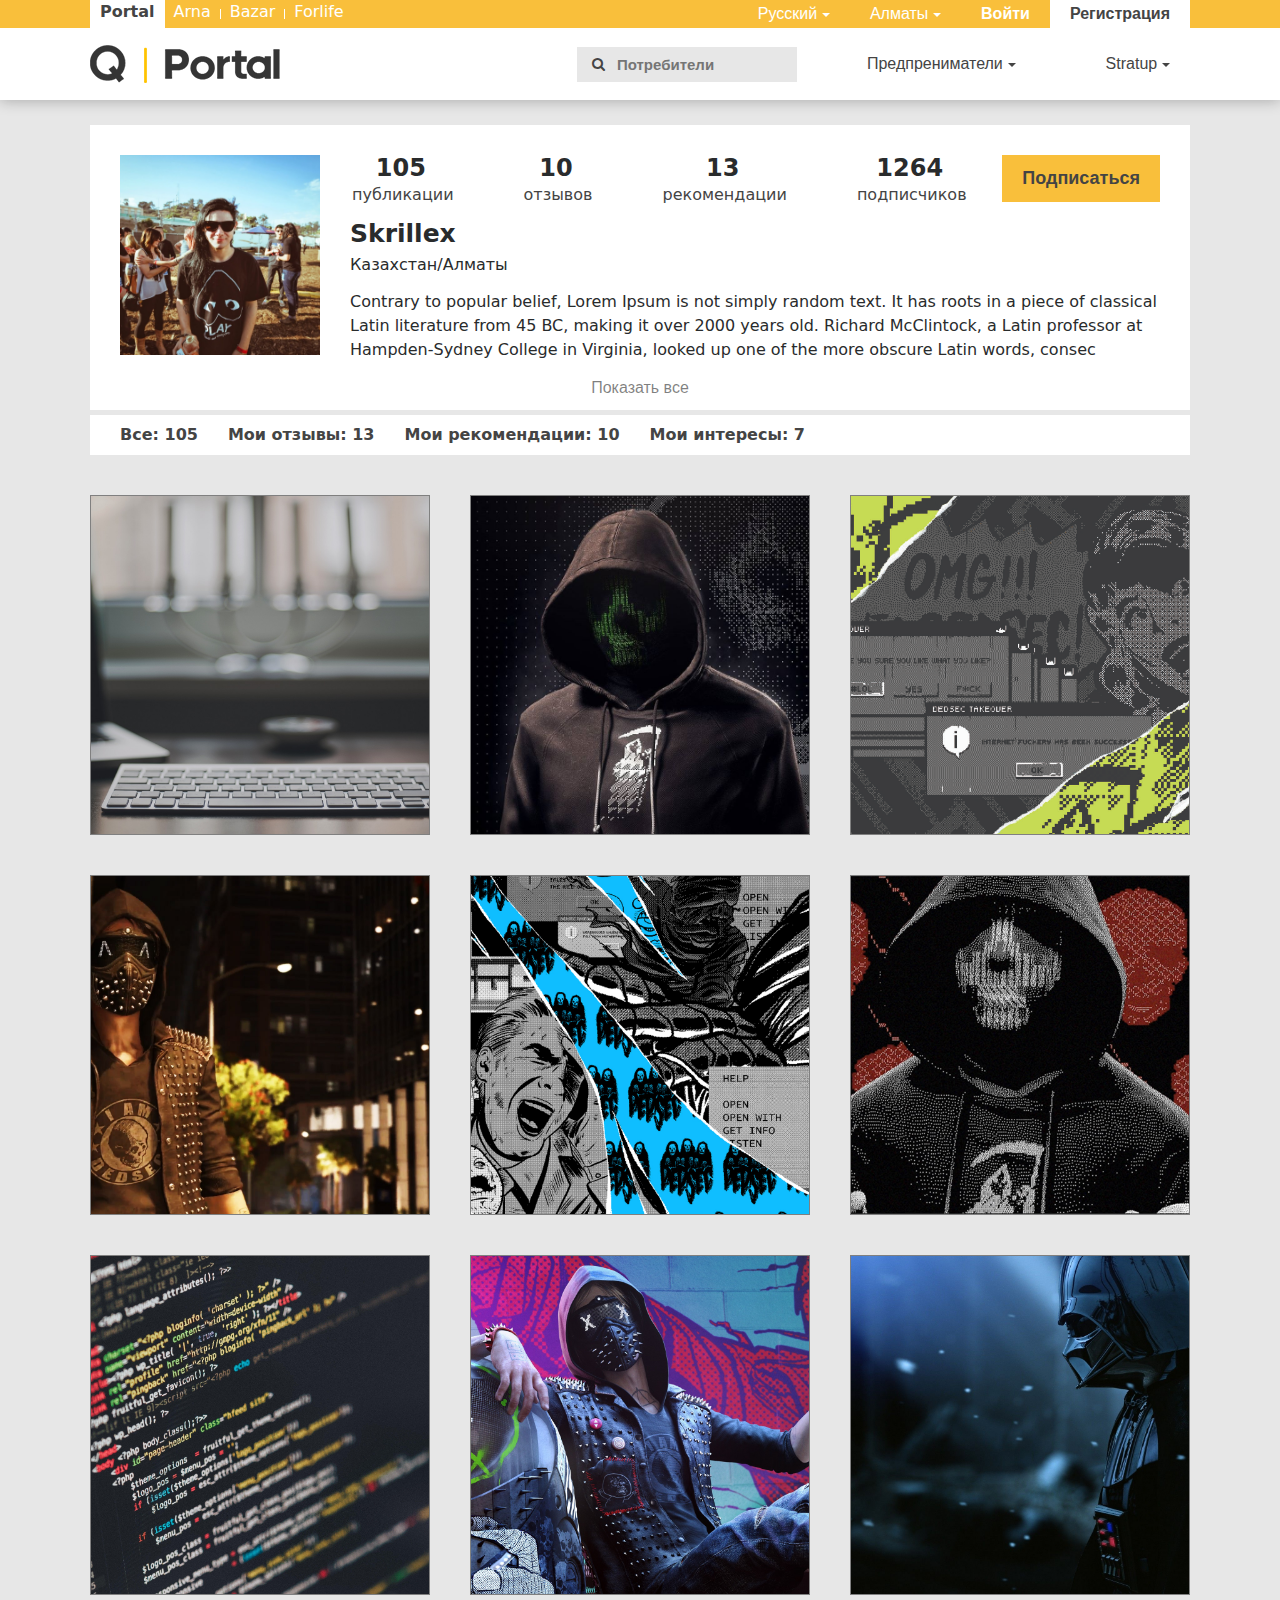
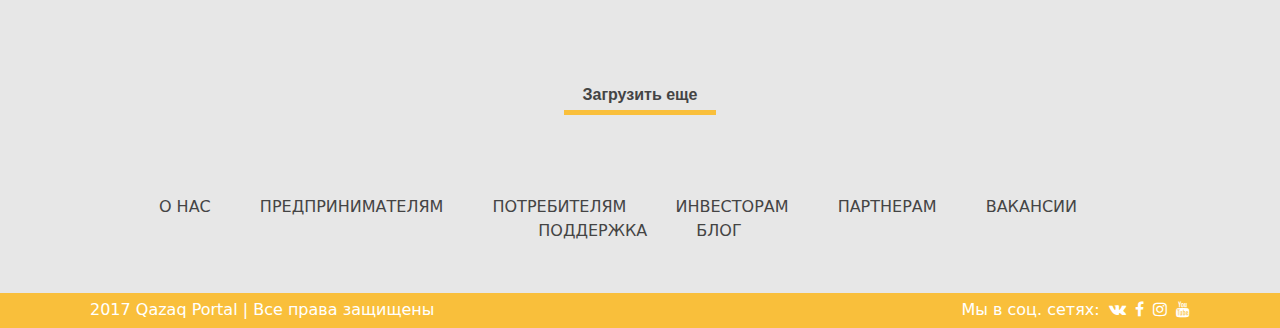
<file: user-potr.html>
<!DOCTYPE html>
<html lang="en">
<head>
	<meta charset="UTF-8">
	<title>Qazaq Portal</title>

	<!-- Logo -->

	<link rel="shortcut icon" type="image/x-icon" href="../favicon.ico"/>

	<!-- CSS -->

	<link rel="stylesheet" type="text/css" href="../css/users.css">

	<!-- Font Awesome -->

	<link rel="stylesheet" type="text/css" href="../css/font-awesome.css">

	<!-- jQuery -->

	<script type="text/javascript" src="../js/jquery-3.2.1.min.js"></script>

	<!--<script src="https://ajax.googleapis.com/ajax/libs/jquery/3.2.1/jquery.min.js"></script> -->

	<!-- Bootstrap -->

		<!-- CSS -->
		<link rel="stylesheet" type="text/css" href="../css/bootstrap.css">
		<!-- JS -->
		<script type="text/javascript" src="../js/bootstrap.js"></script>

</head>
<body>



	<!-- Header -->

	<header id="header">
		<div id="header-100">

			<!-- Uper -->

			<div class="uper">
				<div class="center-content">
					<div class="projects">
						<a href="/qazaqportal" class="another current">Portal</a>
						<div class="line"></div>
						<a href="#" class="another">Arna</a>
						<div class="line"></div>
						<a href="#" class="another">Bazar</a>
						<div class="line"></div>
						<a href="#" class="another">Forlife</a>
					</div>
					<div class="register">
						<div class="sign">
							<button class="join">Войти</button>
							<button class="signup">Регистрация</button>
						</div>
						<div class="region dropdown navbar-expend">
						    <button class="dropdown-toggle" data-toggle="dropdown">Алматы</button>
						    <ul class="dropdown-menu" id="dropdown-uper">
						        <li class="dropdown-hover">
						        	<button class="dropdown-hover-btn dropdown-item" id="dropdownbtn">Казахстан</button>
						        	<div class="dropdown-hover-menu" id="dropdown-uper">
							        	<a class="dropdown-item" href="#">Актау</a>
							        	<a class="dropdown-item" href="#">Актобе</a>
							        	<a class="dropdown-item" href="#">Астана</a>
							        	<a class="dropdown-item" href="#">Атырау</a>
							        	<a class="dropdown-item" href="#">Балкаш</a>
							        	<a class="dropdown-item" href="#">Жезказган</a>
							        	<a class="dropdown-item" href="#">Караганда</a>
							        	<a class="dropdown-item" href="#">Кокшетау</a>
							        	<a class="dropdown-item" href="#">Костанай</a>
							        	<a class="dropdown-item" href="#">Кызылорда</a>
							        	<a class="dropdown-item" href="#">Павлодар</a>
							        	<a class="dropdown-item" href="#">Петропавловск</a>
							        	<a class="dropdown-item" href="#">Семей</a>
							        	<a class="dropdown-item" href="#">Талдыкорган</a>
							        	<a class="dropdown-item" href="#">Тараз</a>
							        	<a class="dropdown-item" href="#">Темиртау</a>
							        	<a class="dropdown-item" href="#">Уральск</a>
							        	<a class="dropdown-item" href="#">Усть-Каменагорск</a>
							        	<a class="dropdown-item" href="#">Шымкент</a>
							        	<a class="dropdown-item" href="#">Экибастуз</a>
						        	</div>
						        </li>
						        <li class="dropdown-hover">
						        	<button class="dropdown-hover-btn dropdown-item" id="dropdownbtn">Таджикистан</button>
						        	<div class="dropdown-hover-menu" id="dropdown-uper">
							        	<a class="dropdown-item" href="#">Айдаркан</a>
							        	<a class="dropdown-item" href="#">Балыкчы</a>
							        	<a class="dropdown-item" href="#">Баткен</a>
							        	<a class="dropdown-item" href="#">Бишкек</a>
							        	<a class="dropdown-item" href="#">Жалалабат</a>
							        	<a class="dropdown-item" href="#">Исфана</a>
							        	<a class="dropdown-item" href="#">Кадамжай</a>
							        	<a class="dropdown-item" href="#">Кайынды</a>
							        	<a class="dropdown-item" href="#">Кант</a>
							        	<a class="dropdown-item" href="#">Карабалта</a>
							        	<a class="dropdown-item" href="#">Каракол</a>
							        	<a class="dropdown-item" href="#">Карасуу</a>
							        	<a class="dropdown-item" href="#">Кемин</a>
							        	<a class="dropdown-item" href="#">Кербен</a>
							        	<a class="dropdown-item" href="#">Кок-жангак</a>
							        	<a class="dropdown-item" href="#">Кызылкыя</a>
							        	<a class="dropdown-item" href="#">Майлуу-Суу</a>
							        	<a class="dropdown-item" href="#">Нарын</a>
							        	<a class="dropdown-item" href="#">Ноокат</a>
							        	<a class="dropdown-item" href="#">Озгон</a>
							        	<a class="dropdown-item" href="#">Орловка</a>
							        	<a class="dropdown-item" href="#">Ош</a>
							        	<a class="dropdown-item" href="#">Сулукту</a>
							        	<a class="dropdown-item" href="#">Талас</a>
							        	<a class="dropdown-item" href="#">Ташкомир</a>
							        	<a class="dropdown-item" href="#">Токмок</a>
							        	<a class="dropdown-item" href="#">Токтогул</a>
							        	<a class="dropdown-item" href="#">Чолпаната</a>
							        	<a class="dropdown-item" href="#">Шопоков</a>
						        	</div>
						        </li>
						    </ul>
						</div>
						<div class="langueges dropdown">
						    <button class="dropdown-toggle" data-toggle="dropdown">Русский</button>
						    <div class="dropdown-menu" id="dropdown-uper">
						        <a class="dropdown-item" href="#">Казакша</a>
						        <a class="dropdown-item" href="#">English</a>
						    </div>
						</div>
					</div>
				</div>
			</div>
			<div class="clearfix" style="clear: both;"></div>
		</div>

		<!-- Downer -->

		<div id="header-100d">
			<div class="downer">
				<div class="center-content">
					<a href="/qazaqportal" class="logo"><img src="../img/Logo.png" alt=""></a>
					<a href="/qazaqportal" class="logo-mobile"><img src="../img/LogoM.png" alt=""></a>
					<div class="downer-menu">
						<form action="" class="search-potr borderBottom">
							<div class="borderBottom container-search">
								<input type="search" class="input-potr" placeholder="Потребители">
								<i class="fa fa-search search-i"></i>
							</div>
							<div class="livesearch"></div>
						</form>

						<div class="dropdown dropdown-down">
							<button class="dropdown-toggle dropdown-downer-btn pred" data-toggle="dropdown">Предпрениматели</button>
							<ul class="dropdown-menu" id="dropdown-uper">
								<li>
									<form action="" class="search-pred">
										<div class="container-pred">
											<input type="search" class="input-pred" placeholder="Поиск...">
											<i class="fa fa-search search-p"></i>
										</div>
										<div class="livesearch-pred"></div>
									</form>
								</li>
								<li class="list-hover">
									<a href="#" class="dropdown-item">Кафе и рестораны</a>
									<div class="list-menu">
										<a class="dropdown-item" href="#">Летняя площадка</a>
										<a class="dropdown-item" href="#">Кулинария</a>
										<a class="dropdown-item" href="#">Рестораны</a>
										<a class="dropdown-item" href="#">Кафе</a>
										<a class="dropdown-item" href="#">Кофейни</a>
										<a class="dropdown-item" href="#">Пиццерия</a>
										<a class="dropdown-item" href="#">Фастфуд</a>
										<a class="dropdown-item" href="#">Суши</a>
										<a class="dropdown-item" href="#">Банкетные залы</a>
									</div>
								</li>
								<li class="list-hover">
									<a href="#" class="dropdown-item">Детям</a>
									<div class="list-menu">
										<a class="dropdown-item" href="#">Детское кафе</a>
										<a class="dropdown-item" href="#">Детский сад</a>
										<a class="dropdown-item" href="#">Игровая площадка</a>
										<a class="dropdown-item" href="#">Детский развлекательный центр</a>
										<a class="dropdown-item" href="#">Детский лагерь</a>
										<a class="dropdown-item" href="#">Детский сад</a>
										<a class="dropdown-item" href="#">Магазин детской одежды</a>
										<a class="dropdown-item" href="#">Развлекательные центры для  детей</a>
										<a class="dropdown-item" href="#">Одежда детская</a>
										<a class="dropdown-item" href="#">Образовательные центры для детей</a>
										<a class="dropdown-item" href="#">Товары для детей</a>
									</div>
								</li>
								<li class="list-hover">
									<a href="#" class="dropdown-item">Афиша</a>
									<div class="list-menu">
										<a class="dropdown-item" href="#">Музей</a>
										<a class="dropdown-item" href="#">Достопримечательность</a>
										<a class="dropdown-item" href="#">Концерты</a>
										<a class="dropdown-item" href="#">Памятники архитектуры</a>
										<a class="dropdown-item" href="#">Театры</a>
										<a class="dropdown-item" href="#">Цирк</a>
										<a class="dropdown-item" href="#">Кинотеатры</a>
										<a class="dropdown-item" href="#">Семинары, тренинги, курсы</a>
									</div>
								</li>
								<li class="list-hover">
									<a href="#" class="dropdown-item">Отдых и развлечения</a>
									<div class="list-menu">
										<a class="dropdown-item" href="#">Горячие источники</a>
										<a class="dropdown-item" href="#">Бильярд</a>
										<a class="dropdown-item" href="#">База отдыха</a>
										<a class="dropdown-item" href="#">Интернет клубы</a>
										<a class="dropdown-item" href="#">Развлекательные игры</a>
										<a class="dropdown-item" href="#">Аквапарки, бассейны</a>
										<a class="dropdown-item" href="#">Сауны и бани</a>
									</div>
								</li>
								<li class="list-hover">
									<a href="#" class="dropdown-item">Ночная жизнь</a>
									<div class="list-menu">
										<a class="dropdown-item" href="#">Гриль-бар</a>
										<a class="dropdown-item" href="#">Спортивный бар</a>
										<a class="dropdown-item" href="#">Лаундж-бар</a>
										<a class="dropdown-item" href="#">Бар</a>
										<a class="dropdown-item" href="#">Караоке</a>
										<a class="dropdown-item" href="#">Кальян-бар</a>
										<a class="dropdown-item" href="#">Ночные клубы</a>
									</div>
								</li>
								<li class="list-hover">
									<a href="#" class="dropdown-item">Спорт</a>
									<div class="list-menu">
										<a class="dropdown-item" href="#">Спортивный клуб</a>
										<a class="dropdown-item" href="#">Боевые искусства</a>
										<a class="dropdown-item" href="#">Футбол</a>
										<a class="dropdown-item" href="#">Автоспорт</a>
										<a class="dropdown-item" href="#">Спортивное питание</a>
										<a class="dropdown-item" href="#">Спортивные секции</a>
										<a class="dropdown-item" href="#">Спортивные товары</a>
										<a class="dropdown-item" href="#">Тренажерные залы</a>
										<a class="dropdown-item" href="#">Спортивные школы</a>
										<a class="dropdown-item" href="#">Фитнес центры</a>
										<a class="dropdown-item" href="#">Танцы, иога</a>
									</div>
								</li>
								<li class="list-hover">
									<a href="#" class="dropdown-item">Магазин</a>
									<div class="list-menu">
										<a class="dropdown-item" href="#">Ювелирные магазины</a>
										<a class="dropdown-item" href="#">Магазины одежды</a>
										<a class="dropdown-item" href="#">Магазины техники</a>
										<a class="dropdown-item" href="#">Магазины мебели</a>
										<a class="dropdown-item" href="#">Магазин подарков</a>
										<a class="dropdown-item" href="#">Цветочные магазины</a>
										<a class="dropdown-item" href="#">Спортивные магазины</a>
										<a class="dropdown-item" href="#">ZOO магазины</a>
										<a class="dropdown-item" href="#">Продуктовые магазины</a>
										<a class="dropdown-item" href="#">Торгово-развлекательные центры</a>
										<a class="dropdown-item" href="#">Магазин обуви</a>
										<a class="dropdown-item" href="#">Бытовая техника, аксессуары</a>
										<a class="dropdown-item" href="#">Для дачи, сада и огорода</a>
									</div>
								</li>
								<li class="list-hover">
									<a href="#" class="dropdown-item">Авто</a>
									<div class="list-menu">
										<a class="dropdown-item" href="#">Аренда авто</a>
										<a class="dropdown-item" href="#">Продажа авто</a>
										<a class="dropdown-item" href="#">Автосервис</a>
										<a class="dropdown-item" href="#">Автосервис</a>
										<a class="dropdown-item" href="#">Автомойки</a>
										<a class="dropdown-item" href="#">Шиномонтаж</a>
										<a class="dropdown-item" href="#">Такси</a>
										<a class="dropdown-item" href="#">Грузоперевозки</a>
										<a class="dropdown-item" href="#">Автострахование</a>
										<a class="dropdown-item" href="#">Автокредитование</a>
										<a class="dropdown-item" href="#">Автозаправки</a>
										<a class="dropdown-item" href="#">Автошколы</a>
										<a class="dropdown-item" href="#">Вело, Мото</a>
									</div>
								</li>
								<li class="list-hover">
									<a href="#" class="dropdown-item">Услуги</a>
									<div class="list-menu">
										<a class="dropdown-item" href="#">Химчистка и клининг</a>
										<a class="dropdown-item" href="#">Брачное агентство</a>
										<a class="dropdown-item" href="#">Юридические услуги и адвокаты</a>
										<a class="dropdown-item" href="#">Бухгалтерские услуги</a>
										<a class="dropdown-item" href="#">Курьерские, логистические услуги</a>
										<a class="dropdown-item" href="#">Рекламные услуги</a>
										<a class="dropdown-item" href="#">Административные услуги, рекрутинг</a>
										<a class="dropdown-item" href="#">Организация мероприятий</a>
										<a class="dropdown-item" href="#">Банковские, финансовые услуги</a>
										<a class="dropdown-item" href="#">Фото и видео услуги</a>
										<a class="dropdown-item" href="#">Ателье</a>
										<a class="dropdown-item" href="#">Образовательные центры, ВУЗы</a>
										<a class="dropdown-item" href="#">Другое</a>
									</div>
								</li>
								<li class="list-hover">
									<a href="#" class="dropdown-item">Красота</a>
									<div class="list-menu">
										<a class="dropdown-item" href="#">Маникюр и педикюр</a>
										<a class="dropdown-item" href="#">Парикмахерская</a>
										<a class="dropdown-item" href="#">Макияж и татуаж</a>
										<a class="dropdown-item" href="#">Салоны красоты</a>
										<a class="dropdown-item" href="#">SPA, студия загара</a>
										<a class="dropdown-item" href="#">Коррекция фигуры</a>
										<a class="dropdown-item" href="#">Косметология</a>
										<a class="dropdown-item" href="#">Парфюмерия и косметика</a>
										<a class="dropdown-item" href="#">Эстетик-центр</a>
										<a class="dropdown-item" href="#">Другое</a>
									</div>
								</li>
								<li class="list-hover">
									<a href="#" class="dropdown-item">Медецина</a>
									<div class="list-menu">
										<a class="dropdown-item" href="#">Аптеки</a>
										<a class="dropdown-item" href="#">Биологические активные добавки</a>
										<a class="dropdown-item" href="#">Диагностические центры</a>
										<a class="dropdown-item" href="#">Кожно-венерологические центры</a>
										<a class="dropdown-item" href="#">Массаж</a>
										<a class="dropdown-item" href="#">Мед.центры, клиники</a>
										<a class="dropdown-item" href="#">Оптики</a>
										<a class="dropdown-item" href="#">Психологические центры</a>
										<a class="dropdown-item" href="#">Стоматологии</a>
									</div>
								</li>
								<li class="list-hover">
									<a href="#" class="dropdown-item">Отели и туризм</a>
									<div class="list-menu">
										<a class="dropdown-item" href="#">Гостиницы</a>
										<a class="dropdown-item" href="#">Отели 5*</a>
										<a class="dropdown-item" href="#">Авиа, Ж/д билеты</a>
										<a class="dropdown-item" href="#">Внутренний туризм</a>
										<a class="dropdown-item" href="#">Зоны отдыха, курорты</a>
										<a class="dropdown-item" href="#">Санатории, профилактории</a>
										<a class="dropdown-item" href="#">Тур агентства</a>
										<a class="dropdown-item" href="#">Экскурсионные бюро</a>
									</div>
								</li>
								<li class="list-hover">
									<a href="#" class="dropdown-item">Активный отдых</a>
									<div class="list-menu">
										<a class="dropdown-item" href="#">Оздоровительные комплексы</a>
										<a class="dropdown-item" href="#">Ролик</a>
										<a class="dropdown-item" href="#">Спортивный комплекс</a>
										<a class="dropdown-item" href="#">Квадроциклы</a>
										<a class="dropdown-item" href="#">Экстрим</a>
										<a class="dropdown-item" href="#">Стрелковый клуб/Пейнтбол</a>
										<a class="dropdown-item" href="#">Вело, Мотоспорт</a>
										<a class="dropdown-item" href="#">Зоопарки, парки, места отдыха</a>
										<a class="dropdown-item" href="#">Охота, рыбалка</a>
										<a class="dropdown-item" href="#">Спортивно-развлекательные комплексы</a>
									</div>
								</li>
								<li class="list-hover">
									<a href="#" class="dropdown-item">Недвижимость</a>
									<div class="list-menu">
										<a class="dropdown-item" href="#">Аренда квартиры</a>
										<a class="dropdown-item" href="#">Аренда офиса</a>
										<a class="dropdown-item" href="#">Покупка квартиры</a>
										<a class="dropdown-item" href="#">Покупка офиса</a>
										<a class="dropdown-item" href="#">Агентства недвижимости</a>
										<a class="dropdown-item" href="#">Бизнес центры</a>
										<a class="dropdown-item" href="#">Жилые комплексы</a>
										<a class="dropdown-item" href="#">Строй материалы</a>
										<a class="dropdown-item" href="#">Строительные компании</a>
										<a class="dropdown-item" href="#">Строительно-отделочные материалы</a>
										<a class="dropdown-item" href="#">Строительство</a>
									</div>
								</li>
								<li class="list-hover">
									<a href="#" class="dropdown-item">Товары</a>
									<div class="list-menu">
										<a class="dropdown-item" href="#">Другое</a>
										<a class="dropdown-item" href="#">Канцелярские товары, книги</a>
										<a class="dropdown-item" href="#">Люстры</a>
										<a class="dropdown-item" href="#">Музыкальные инструменты</a>
										<a class="dropdown-item" href="#">Посуда</a>
										<a class="dropdown-item" href="#">Система безопасности</a>
										<a class="dropdown-item" href="#">Текстиль</a>
										<a class="dropdown-item" href="#">Ткани, швейные машины</a>
										<a class="dropdown-item" href="#">Шторы, жалюзи</a>
										<a class="dropdown-item" href="#">Ковры</a>
									</div>
								</li>
							</ul>
						</div>

						<div class="dropdown dropdown-down" id="last-dropdown">
							<button class="dropdown-toggle dropdown-downer-btn pred" data-toggle="dropdown">Stratup</button>
							<ul class="dropdown-menu dropdown-under" id="dropdown-uper">
								<li>
									<form action="" class="search-pred">
										<div class="container-pred">
											<input type="search" class="input-pred" placeholder="Поиск...">
											<i class="fa fa-search search-p"></i>
										</div>
										<div class="livesearch-pred"></div>
									</form>
								</li>
								<li class="list-hover">
									<a href="#" class="dropdown-item">Кафе и рестораны</a>
									<div class="list-menu">
										<a class="dropdown-item" href="#">Летняя площадка</a>
										<a class="dropdown-item" href="#">Кулинария</a>
										<a class="dropdown-item" href="#">Рестораны</a>
										<a class="dropdown-item" href="#">Кафе</a>
										<a class="dropdown-item" href="#">Кофейни</a>
										<a class="dropdown-item" href="#">Пиццерия</a>
										<a class="dropdown-item" href="#">Фастфуд</a>
										<a class="dropdown-item" href="#">Суши</a>
										<a class="dropdown-item" href="#">Банкетные залы</a>
									</div>
								</li>
								<li class="list-hover">
									<a href="#" class="dropdown-item">Детям</a>
									<div class="list-menu">
										<a class="dropdown-item" href="#">Детское кафе</a>
										<a class="dropdown-item" href="#">Детский сад</a>
										<a class="dropdown-item" href="#">Игровая площадка</a>
										<a class="dropdown-item" href="#">Детский развлекательный центр</a>
										<a class="dropdown-item" href="#">Детский лагерь</a>
										<a class="dropdown-item" href="#">Детский сад</a>
										<a class="dropdown-item" href="#">Магазин детской одежды</a>
										<a class="dropdown-item" href="#">Развлекательные центры для  детей</a>
										<a class="dropdown-item" href="#">Одежда детская</a>
										<a class="dropdown-item" href="#">Образовательные центры для детей</a>
										<a class="dropdown-item" href="#">Товары для детей</a>
									</div>
								</li>
								<li class="list-hover">
									<a href="#" class="dropdown-item">Афиша</a>
									<div class="list-menu">
										<a class="dropdown-item" href="#">Музей</a>
										<a class="dropdown-item" href="#">Достопримечательность</a>
										<a class="dropdown-item" href="#">Концерты</a>
										<a class="dropdown-item" href="#">Памятники архитектуры</a>
										<a class="dropdown-item" href="#">Театры</a>
										<a class="dropdown-item" href="#">Цирк</a>
										<a class="dropdown-item" href="#">Кинотеатры</a>
										<a class="dropdown-item" href="#">Семинары, тренинги, курсы</a>
									</div>
								</li>
								<li class="list-hover">
									<a href="#" class="dropdown-item">Отдых и развлечения</a>
									<div class="list-menu">
										<a class="dropdown-item" href="#">Горячие источники</a>
										<a class="dropdown-item" href="#">Бильярд</a>
										<a class="dropdown-item" href="#">База отдыха</a>
										<a class="dropdown-item" href="#">Интернет клубы</a>
										<a class="dropdown-item" href="#">Развлекательные игры</a>
										<a class="dropdown-item" href="#">Аквапарки, бассейны</a>
										<a class="dropdown-item" href="#">Сауны и бани</a>
									</div>
								</li>
								<li class="list-hover">
									<a href="#" class="dropdown-item">Ночная жизнь</a>
									<div class="list-menu">
										<a class="dropdown-item" href="#">Гриль-бар</a>
										<a class="dropdown-item" href="#">Спортивный бар2</a>
										<a class="dropdown-item" href="#">Лаундж-бар</a>
										<a class="dropdown-item" href="#">Бар</a>
										<a class="dropdown-item" href="#">Караоке</a>
										<a class="dropdown-item" href="#">Кальян-бар</a>
										<a class="dropdown-item" href="#">Ночные клубы</a>
									</div>
								</li>
								<li class="list-hover">
									<a href="#" class="dropdown-item">Спорт</a>
									<div class="list-menu">
										<a class="dropdown-item" href="#">Спортивный клуб</a>
										<a class="dropdown-item" href="#">Боевые искусства </a>
										<a class="dropdown-item" href="#">Футбол</a>
										<a class="dropdown-item" href="#">Автоспорт</a>
										<a class="dropdown-item" href="#">Спортивное питание</a>
										<a class="dropdown-item" href="#">Спортивные секции</a>
										<a class="dropdown-item" href="#">Спортивные товары</a>
										<a class="dropdown-item" href="#">Тренажерные залы</a>
										<a class="dropdown-item" href="#">Спортивные школы</a>
										<a class="dropdown-item" href="#">Фитнес центры</a>
										<a class="dropdown-item" href="#">Танцы, иога</a>
									</div>
								</li>
								<li class="list-hover">
									<a href="#" class="dropdown-item">Магазин</a>
									<div class="list-menu">
										<a class="dropdown-item" href="#">Ювелирные магазины</a>
										<a class="dropdown-item" href="#">Магазины одежды</a>
										<a class="dropdown-item" href="#">Магазины техники</a>
										<a class="dropdown-item" href="#">Магазины мебели</a>
										<a class="dropdown-item" href="#">Магазин подарков</a>
										<a class="dropdown-item" href="#">Цветочные магазины</a>
										<a class="dropdown-item" href="#">Спортивные магазины</a>
										<a class="dropdown-item" href="#">ZOO магазины</a>
										<a class="dropdown-item" href="#">Продуктовые магазины</a>
										<a class="dropdown-item" href="#">Торгово-развлекательные центры</a>
										<a class="dropdown-item" href="#">Магазин обуви</a>
										<a class="dropdown-item" href="#">Бытовая техника, аксессуары</a>
										<a class="dropdown-item" href="#">Для дачи, сада и огорода</a>
									</div>
								</li>
								<li class="list-hover">
									<a href="#" class="dropdown-item">Авто</a>
									<div class="list-menu">
										<a class="dropdown-item" href="#">Аренда авто</a>
										<a class="dropdown-item" href="#">Продажа авто</a>
										<a class="dropdown-item" href="#">Автосервис</a>
										<a class="dropdown-item" href="#">Автосервис</a>
										<a class="dropdown-item" href="#">Автомойки</a>
										<a class="dropdown-item" href="#">Шиномонтаж</a>
										<a class="dropdown-item" href="#">Такси</a>
										<a class="dropdown-item" href="#">Грузоперевозки</a>
										<a class="dropdown-item" href="#">Автострахование</a>
										<a class="dropdown-item" href="#">Автокредитование</a>
										<a class="dropdown-item" href="#">Автозаправки</a>
										<a class="dropdown-item" href="#">Автошколы</a>
										<a class="dropdown-item" href="#">Вело, Мото</a>
									</div>
								</li>
								<li class="list-hover">
									<a href="#" class="dropdown-item">Услуги</a>
									<div class="list-menu">
										<a class="dropdown-item" href="#">Химчистка и клининг</a>
										<a class="dropdown-item" href="#">Брачное агентство</a>
										<a class="dropdown-item" href="#">Юридические услуги и адвокаты</a>
										<a class="dropdown-item" href="#">Бухгалтерские услуги</a>
										<a class="dropdown-item" href="#">Курьерские, логистические услуги</a>
										<a class="dropdown-item" href="#">Рекламные услуги</a>
										<a class="dropdown-item" href="#">Административные услуги, рекрутинг</a>
										<a class="dropdown-item" href="#">Организация мероприятий</a>
										<a class="dropdown-item" href="#">Банковские, финансовые услуги</a>
										<a class="dropdown-item" href="#">Фото и видео услуги</a>
										<a class="dropdown-item" href="#">Ателье</a>
										<a class="dropdown-item" href="#">Образовательные центры, ВУЗы</a>
										<a class="dropdown-item" href="#">Другое</a>
									</div>
								</li>
								<li class="list-hover">
									<a href="#" class="dropdown-item">Красота</a>
									<div class="list-menu">
										<a class="dropdown-item" href="#">Маникюр и педикюр</a>
										<a class="dropdown-item" href="#">Парикмахерская</a>
										<a class="dropdown-item" href="#">Макияж и татуаж</a>
										<a class="dropdown-item" href="#">Салоны красоты</a>
										<a class="dropdown-item" href="#">SPA, студия загара</a>
										<a class="dropdown-item" href="#">Коррекция фигуры</a>
										<a class="dropdown-item" href="#">Косметология</a>
										<a class="dropdown-item" href="#">Парфюмерия и косметика</a>
										<a class="dropdown-item" href="#">Эстетик-центр</a>
										<a class="dropdown-item" href="#">Другое</a>
									</div>
								</li>
								<li class="list-hover">
									<a href="#" class="dropdown-item">Медецина</a>
									<div class="list-menu">
										<a class="dropdown-item" href="#">Аптеки</a>
										<a class="dropdown-item" href="#">Биологические активные добавки</a>
										<a class="dropdown-item" href="#">Диагностические центры</a>
										<a class="dropdown-item" href="#">Кожно-венерологические центры</a>
										<a class="dropdown-item" href="#">Массаж</a>
										<a class="dropdown-item" href="#">Мед.центры, клиники</a>
										<a class="dropdown-item" href="#">Оптики</a>
										<a class="dropdown-item" href="#">Психологические центры</a>
										<a class="dropdown-item" href="#">Стоматологии</a>
									</div>
								</li>
								<li class="list-hover">
									<a href="#" class="dropdown-item">Отели и туризм</a>
									<div class="list-menu">
										<a class="dropdown-item" href="#">Гостиницы</a>
										<a class="dropdown-item" href="#">Отели 5*</a>
										<a class="dropdown-item" href="#">Авиа, Ж/д билеты</a>
										<a class="dropdown-item" href="#">Внутренний туризм</a>
										<a class="dropdown-item" href="#">Зоны отдыха, курорты</a>
										<a class="dropdown-item" href="#">Санатории, профилактории</a>
										<a class="dropdown-item" href="#">Тур агентства</a>
										<a class="dropdown-item" href="#">Экскурсионные бюро</a>
									</div>
								</li>
								<li class="list-hover">
									<a href="#" class="dropdown-item">Активный отдых</a>
									<div class="list-menu">
										<a class="dropdown-item" href="#">Оздоровительные комплексы</a>
										<a class="dropdown-item" href="#">Ролик</a>
										<a class="dropdown-item" href="#">Спортивный комплекс</a>
										<a class="dropdown-item" href="#">Квадроциклы</a>
										<a class="dropdown-item" href="#">Экстрим</a>
										<a class="dropdown-item" href="#">Стрелковый клуб/Пейнтбол</a>
										<a class="dropdown-item" href="#">Вело, Мотоспорт</a>
										<a class="dropdown-item" href="#">Зоопарки, парки, места отдыха</a>
										<a class="dropdown-item" href="#">Охота, рыбалка</a>
										<a class="dropdown-item" href="#">Спортивно-развлекательные комплексы</a>
									</div>
								</li>
								<li class="list-hover">
									<a href="#" class="dropdown-item">Недвижимость</a>
									<div class="list-menu">
										<a class="dropdown-item" href="#">Аренда квартиры</a>
										<a class="dropdown-item" href="#">Аренда офиса</a>
										<a class="dropdown-item" href="#">Покупка квартиры</a>
										<a class="dropdown-item" href="#">Покупка офиса</a>
										<a class="dropdown-item" href="#">Агентства недвижимости</a>
										<a class="dropdown-item" href="#">Бизнес центры</a>
										<a class="dropdown-item" href="#">Жилые комплексы</a>
										<a class="dropdown-item" href="#">Строй материалы</a>
										<a class="dropdown-item" href="#">Строительные компании</a>
										<a class="dropdown-item" href="#">Строительно-отделочные материалы</a>
										<a class="dropdown-item" href="#">Строительство</a>
									</div>
								</li>
								<li class="list-hover">
									<a href="#" class="dropdown-item">Товары</a>
									<div class="list-menu">
										<a class="dropdown-item" href="#">Другое</a>
										<a class="dropdown-item" href="#">Канцелярские товары, книги</a>
										<a class="dropdown-item" href="#">Люстры</a>
										<a class="dropdown-item" href="#">Музыкальные инструменты</a>
										<a class="dropdown-item" href="#">Посуда</a>
										<a class="dropdown-item" href="#">Система безопасности</a>
										<a class="dropdown-item" href="#">Текстиль</a>
										<a class="dropdown-item" href="#">Ткани, швейные машины</a>
										<a class="dropdown-item" href="#">Шторы, жалюзи</a>
										<a class="dropdown-item" href="#">Ковры</a>
									</div>
								</li>
							</ul>
						</div>

						<!-- Phone Button -->

						<div class="phone-menu-btn">
							<div class="bar1 bars"></div>
							<div class="bar2 bars"></div>
							<div class="bar3 bars"></div>
						</div>

					</div>
				</div>
			</div>
		</div>
	</header>



	<!-- Phone -->

	<div class="phone">
		<div class="phone-menu">
			<div class="dropdowns-accardion">
				<div class="pred-accardion">
					<button class="pred-accardion-btn accardion-btn">Предпрениматели</button>
					<div class="pred-accardion-dropdown">
						<form action="" class="search-pred">
							<div class="container-pred accardion-search">
								<input type="search" class="input-pred" placeholder="Поиск...">
							</div>
							<div class="livesearch-pred-accardion"></div>
						</form>
								<div class="more-accardion">
									<button class="pred-accardion-link accardion-btn">Кафе и рестораны</button>
									<div class="pred-more-accardion-dropdown">
										<a href="#">Кафе и рестораны</a>
										<br>
										<hr>
										<a href="#">Летняя площадка</a>
										<br>
										<hr>
										<a href="#">Кулинария</a>
										<br>
										<hr>
										<a href="#">Рестораны</a>
										<br>
										<hr>
										<a href="#">Кафе</a>
										<br>
										<hr>
										<a href="#">Кофейни</a>
										<br>
										<hr>
										<a href="#">Пиццерия</a>
										<br>
										<hr>
										<a href="#">Фастфуд</a>
										<br>
										<hr>
										<a href="#">Суши</a>
										<br>
										<hr>
										<a href="#">Кафе</a>
										<br>
										<hr>
										<a href="#">Банкетные залы</a>
										<br>
										<hr>
									</div>
								</div>
								<div class="more-accardion">
									<button class="pred-accardion-link accardion-btn">Детям</button>
									<div class="pred-more-accardion-dropdown">
										<a href="#">Детям</a>
										<br>
										<hr>
										<a href="#">Детское кафе</a>
										<br>
										<hr>
										<a href="#">Детский сад</a>
										<br>
										<hr>
										<a href="#">Игровая площадка</a>
										<br>
										<hr>
										<a href="#">Детский развлекательный центр</a>
										<br>
										<hr>
										<a href="#">Детский лагерь</a>
										<br>
										<hr>
										<a href="#">Детский сад</a>
										<br>
										<hr>
										<a href="#">Магазин детской одежды</a>
										<br>
										<hr>
										<a href="#">Развлекательные центры для  детей</a>
										<br>
										<hr>
										<a href="#">Одежда детская</a>
										<br>
										<hr>
										<a href="#">Образовательные центры для детей</a>
										<br>
										<hr>
										<a href="#">Товары для детей</a>
										<br>
										<hr>
									</div>
								</div>
								<div class="more-accardion">
									<button class="pred-accardion-link accardion-btn">Афиша</button>
									<div class="pred-more-accardion-dropdown">
										<a href="#">Афиша</a>
										<br>
										<hr>
										<a href="#">Музей</a>
										<br>
										<hr>
										<a href="#">Достопримечательность</a>
										<br>
										<hr>
										<a href="#">Концерты</a>
										<br>
										<hr>
										<a href="#">Памятники архитектуры</a>
										<br>
										<hr>
										<a href="#">Театры</a>
										<br>
										<hr>
										<a href="#">Цирк</a>
										<br>
										<hr>
										<a href="#">Кинотеатры</a>
										<br>
										<hr>
										<a href="#">Семинары, тренинги, курсы</a>
										<br>
										<hr>
									</div>
								</div>
								<div class="more-accardion">
									<button class="pred-accardion-link accardion-btn">Отдых и развлечения</button>
									<div class="pred-more-accardion-dropdown">
										<a href="#">Отдых и развлечения</a>
										<br>
										<hr>
										<a href="#">Горячие источники</a>
										<br>
										<hr>
										<a href="#">Бильярд</a>
										<br>
										<hr>
										<a href="#">База отдыха</a>
										<br>
										<hr>
										<a href="#">Интернет клубы</a>
										<br>
										<hr>
										<a href="#">Развлекательные игры</a>
										<br>
										<hr>
										<a href="#">Аквапарки, бассейны</a>
										<br>
										<hr>
										<a href="#">Сауны и бани</a>
										<br>
										<hr>
									</div>
								</div>
								<div class="more-accardion">
									<button class="pred-accardion-link accardion-btn">Ночная жизнь</button>
									<div class="pred-more-accardion-dropdown">
										<a href="#">Ночная жизнь</a>
										<br>
										<hr>
										<a href="#">Гриль-бар</a>
										<br>
										<hr>
										<a href="#">Спортивный бар</a>
										<br>
										<hr>
										<a href="#">Лаундж-бар</a>
										<br>
										<hr>
										<a href="#">Бар</a>
										<br>
										<hr>
										<a href="#">Караоке</a>
										<br>
										<hr>
										<a href="#">Кальян-бар</a>
										<br>
										<hr>
										<a href="#">Ночные клубы</a>
										<br>
										<hr>
									</div>
								</div>
								<div class="more-accardion">
									<button class="pred-accardion-link accardion-btn">Спорт</button>
									<div class="pred-more-accardion-dropdown">
										<a href="#">Спорт</a>
										<br>
										<hr>
										<a href="#">Спортивный клуб</a>
										<br>
										<hr>
										<a href="#">Боевые искусства</a>
										<br>
										<hr>
										<a href="#">Футбол</a>
										<br>
										<hr>
										<a href="#">Автоспорт</a>
										<br>
										<hr>
										<a href="#">Спортивное питание</a>
										<br>
										<hr>
										<a href="#">Спортивные секции</a>
										<br>
										<hr>
										<a href="#">Спортивные товары</a>
										<br>
										<hr>
										<a href="#">Тренажерные залы</a>
										<br>
										<hr>
										<a href="#">Спортивные школы</a>
										<br>
										<hr>
										<a href="#">Фитнес центры</a>
										<br>
										<hr>
										<a href="#">Танцы, иога</a>
										<br>
										<hr>
									</div>
								</div>
								<div class="more-accardion">
									<button class="pred-accardion-link accardion-btn">Магазин</button>
									<div class="pred-more-accardion-dropdown">
										<a href="#">Магазин</a>
										<br>
										<hr>
										<a href="#">Ювелирные магазины</a>
										<br>
										<hr>
										<a href="#">Магазины одежды</a>
										<br>
										<hr>
										<a href="#">Магазины техники</a>
										<br>
										<hr>
										<a href="#">Магазины мебели</a>
										<br>
										<hr>
										<a href="#">Магазин подарков</a>
										<br>
										<hr>
										<a href="#">Цветочные магазины</a>
										<br>
										<hr>
										<a href="#">Спортивные магазины</a>
										<br>
										<hr>
										<a href="#">ZOO магазины</a>
										<br>
										<hr>
										<a href="#">Продуктовые магазины</a>
										<br>
										<hr>
										<a href="#">Торгово-развлекательные центры</a>
										<br>
										<hr>
										<a href="#">Магазин обуви</a>
										<br>
										<hr>
										<a href="#">Бытовая техника, аксессуары</a>
										<br>
										<hr>
										<a href="#">Для дачи, сада и огорода</a>
										<br>
										<hr>
									</div>
								</div>
								<div class="more-accardion">
									<button class="pred-accardion-link accardion-btn">Авто</button>
									<div class="pred-more-accardion-dropdown">
										<a href="#">Авто</a>
										<br>
										<hr>
										<a href="#">Аренда авто</a>
										<br>
										<hr>
										<a href="#">Продажа авто</a>
										<br>
										<hr>
										<a href="#">Автосервис</a>
										<br>
										<hr>
										<a href="#">Автосервис</a>
										<br>
										<hr>
										<a href="#">Автомойки</a>
										<br>
										<hr>
										<a href="#">Шиномонтаж</a>
										<br>
										<hr>
										<a href="#">Такси</a>
										<br>
										<hr>
										<a href="#">Грузоперевозки</a>
										<br>
										<hr>
										<a href="#">Автострахование</a>
										<br>
										<hr>
										<a href="#">Автокредитование</a>
										<br>
										<hr>
										<a href="#">Автозаправки</a>
										<br>
										<hr>
										<a href="#">Автошколы</a>
										<br>
										<hr>
										<a href="#">Вело, Мото</a>
										<br>
										<hr>
									</div>
								</div>
								<div class="more-accardion">
									<button class="pred-accardion-link accardion-btn">Услуги</button>
									<div class="pred-more-accardion-dropdown">
										<a href="#">Услуги</a>
										<br>
										<hr>
										<a href="#">Химчистка и клининг</a>
										<br>
										<hr>
										<a href="#">Брачное агентство</a>
										<br>
										<hr>
										<a href="#">Юридические услуги и адвокаты</a>
										<br>
										<hr>
										<a href="#">Курьерские, логистические услуги</a>
										<br>
										<hr>
										<a href="#">Рекламные услуги</a>
										<br>
										<hr>
										<a href="#">Административные услуги, рекрутинг</a>
										<br>
										<hr>
										<a href="#">Организация мероприятий</a>
										<br>
										<hr>
										<a href="#">Банковские, финансовые услуги</a>
										<br>
										<hr>
										<a href="#">Фото и видео услуги</a>
										<br>
										<hr>
										<a href="#">Ателье</a>
										<br>
										<hr>
										<a href="#">Образовательные центры, ВУЗы</a>
										<br>
										<hr>
										<a href="#">Другое</a>
										<br>
										<hr>
									</div>
								</div>
								<div class="more-accardion">
									<button class="pred-accardion-link accardion-btn">Красота</button>
									<div class="pred-more-accardion-dropdown">
										<a href="#">Красота</a>
										<br>
										<hr>
										<a href="#">Маникюр и педикюр</a>
										<br>
										<hr>
										<a href="#">Парикмахерская</a>
										<br>
										<hr>
										<a href="#">Макияж и татуаж</a>
										<br>
										<hr>
										<a href="#">Салоны красоты</a>
										<br>
										<hr>
										<a href="#">SPA, студия загара</a>
										<br>
										<hr>
										<a href="#">Коррекция фигуры</a>
										<br>
										<hr>
										<a href="#">Косметология</a>
										<br>
										<hr>
										<a href="#">Парфюмерия и косметика</a>
										<br>
										<hr>
										<a href="#">Эстетик-центр</a>
										<br>
										<hr>
										<a href="#">Другое</a>
										<br>
										<hr>
									</div>
								</div>
								<div class="more-accardion">
									<button class="pred-accardion-link accardion-btn">Медецина</button>
									<div class="pred-more-accardion-dropdown">
										<a href="#">Медецина</a>
										<br>
										<hr>
										<a href="#">Аптеки</a>
										<br>
										<hr>
										<a href="#">Биологические активные добавки</a>
										<br>
										<hr>
										<a href="#">Диагностические центры</a>
										<br>
										<hr>
										<a href="#">Кожно-венерологические центры</a>
										<br>
										<hr>
										<a href="#">Массаж</a>
										<br>
										<hr>
										<a href="#">Мед.центры, клиники</a>
										<br>
										<hr>
										<a href="#">Оптики</a>
										<br>
										<hr>
										<a href="#">Психологические центры</a>
										<br>
										<hr>
										<a href="#">Стоматологии</a>
										<br>
										<hr>
									</div>
								</div>
								<div class="more-accardion">
									<button class="pred-accardion-link accardion-btn">Отели и туризм</button>
									<div class="pred-more-accardion-dropdown">
										<a href="#">Отели и туризм</a>
										<br>
										<hr>
										<a href="#">Гостиницы</a>
										<br>
										<hr>
										<a href="#">Отели 5*</a>
										<br>
										<hr>
										<a href="#">Авиа, Ж/д билеты</a>
										<br>
										<hr>
										<a href="#">Внутренний туризм</a>
										<br>
										<hr>
										<a href="#">Зоны отдыха, курорты</a>
										<br>
										<hr>
										<a href="#">Санатории, профилактории</a>
										<br>
										<hr>
										<a href="#">Тур агентства</a>
										<br>
										<hr>
										<a href="#">Экскурсионные бюро</a>
										<br>
										<hr>
									</div>
								</div>
								<div class="more-accardion">
									<button class="pred-accardion-link accardion-btn">Активный отдых</button>
									<div class="pred-more-accardion-dropdown">
										<a href="#">Активный отдых</a>
										<br>
										<hr>
										<a href="#">Оздоровительные комплексы</a>
										<br>
										<hr>
										<a href="#">Ролик</a>
										<br>
										<hr>
										<a href="#">Спортивный комплекс</a>
										<br>
										<hr>
										<a href="#">Квадроциклы</a>
										<br>
										<hr>
										<a href="#">Экстрим</a>
										<br>
										<hr>
										<a href="#">Стрелковый клуб/Пейнтбол</a>
										<br>
										<hr>
										<a href="#">Вело, Мотоспорт</a>
										<br>
										<hr>
										<a href="#">Зоопарки, парки, места отдыха</a>
										<br>
										<hr>
										<a href="#">Охота, рыбалка</a>
										<br>
										<hr>
										<a href="#">Спортивно-развлекательные комплексы</a>
										<br>
										<hr>
									</div>
								</div>
								<div class="more-accardion">
									<button class="pred-accardion-link accardion-btn">Недвижимость</button>
									<div class="pred-more-accardion-dropdown">
										<a href="#">Недвижимость</a>
										<br>
										<hr>
										<a href="#">Аренда квартиры</a>
										<br>
										<hr>
										<a href="#">Аренда офиса</a>
										<br>
										<hr>
										<a href="#">Покупка квартиры</a>
										<br>
										<hr>
										<a href="#">Покупка офиса</a>
										<br>
										<hr>
										<a href="#">Агентства недвижимости</a>
										<br>
										<hr>
										<a href="#">Бизнес центры</a>
										<br>
										<hr>
										<a href="#">Жилые комплексы</a>
										<br>
										<hr>
										<a href="#">Строй материалы</a>
										<br>
										<hr>
										<a href="#">Строительные компании</a>
										<br>
										<hr>
										<a href="#">Строительно-отделочные материалы</a>
										<br>
										<hr>
										<a href="#">Строительство</a>
										<br>
										<hr>
									</div>
								</div>
								<div class="more-accardion">
									<button class="pred-accardion-link accardion-btn">Товары</button>
									<div class="pred-more-accardion-dropdown">
										<a href="#">Товары</a>
										<br>
										<hr>
										<a href="#">Другое</a>
										<br>
										<hr>
										<a href="#">Канцелярские товары, книги</a>
										<br>
										<hr>
										<a href="#">Люстры</a>
										<br>
										<hr>
										<a href="#">Музыкальные инструменты</a>
										<br>
										<hr>
										<a href="#">Посуда</a>
										<br>
										<hr>
										<a href="#">Система безопасности</a>
										<br>
										<hr>
										<a href="#">Текстиль</a>
										<br>
										<hr>
										<a href="#">Ткани, швейные машины</a>
										<br>
										<hr>
										<a href="#">Шторы, жалюзи</a>
										<br>
										<hr>
										<a href="#">Ковры</a>
										<br>
										<hr>
									</div>
								</div>
					</div>
				</div>
				<div class="pred-accardion">
					<button class="pred-accardion-btn accardion-btn">Stratup</button>
					<div class="pred-accardion-dropdown">
						<form action="" class="search-pred">
							<div class="container-pred accardion-search">
								<input type="search" class="input-pred" placeholder="Поиск...">
							</div>
							<div class="livesearch-pred-accardion"></div>
						</form>
								<div class="more-accardion">
									<button class="pred-accardion-link accardion-btn">Кафе и рестораны</button>
									<div class="pred-more-accardion-dropdown">
										<a href="#">Кафе и рестораны</a>
										<br>
										<hr>
										<a href="#">Летняя площадка</a>
										<br>
										<hr>
										<a href="#">Кулинария</a>
										<br>
										<hr>
										<a href="#">Рестораны</a>
										<br>
										<hr>
										<a href="#">Кафе</a>
										<br>
										<hr>
										<a href="#">Кофейни</a>
										<br>
										<hr>
										<a href="#">Пиццерия</a>
										<br>
										<hr>
										<a href="#">Фастфуд</a>
										<br>
										<hr>
										<a href="#">Суши</a>
										<br>
										<hr>
										<a href="#">Кафе</a>
										<br>
										<hr>
										<a href="#">Банкетные залы</a>
										<br>
										<hr>
									</div>
								</div>
								<div class="more-accardion">
									<button class="pred-accardion-link accardion-btn">Детям</button>
									<div class="pred-more-accardion-dropdown">
										<a href="#">Детям</a>
										<br>
										<hr>
										<a href="#">Детское кафе</a>
										<br>
										<hr>
										<a href="#">Детский сад</a>
										<br>
										<hr>
										<a href="#">Игровая площадка</a>
										<br>
										<hr>
										<a href="#">Детский развлекательный центр</a>
										<br>
										<hr>
										<a href="#">Детский лагерь</a>
										<br>
										<hr>
										<a href="#">Детский сад</a>
										<br>
										<hr>
										<a href="#">Магазин детской одежды</a>
										<br>
										<hr>
										<a href="#">Развлекательные центры для  детей</a>
										<br>
										<hr>
										<a href="#">Одежда детская</a>
										<br>
										<hr>
										<a href="#">Образовательные центры для детей</a>
										<br>
										<hr>
										<a href="#">Товары для детей</a>
										<br>
										<hr>
									</div>
								</div>
								<div class="more-accardion">
									<button class="pred-accardion-link accardion-btn">Афиша</button>
									<div class="pred-more-accardion-dropdown">
										<a href="#">Афиша</a>
										<br>
										<hr>
										<a href="#">Музей</a>
										<br>
										<hr>
										<a href="#">Достопримечательность</a>
										<br>
										<hr>
										<a href="#">Концерты</a>
										<br>
										<hr>
										<a href="#">Памятники архитектуры</a>
										<br>
										<hr>
										<a href="#">Театры</a>
										<br>
										<hr>
										<a href="#">Цирк</a>
										<br>
										<hr>
										<a href="#">Кинотеатры</a>
										<br>
										<hr>
										<a href="#">Семинары, тренинги, курсы</a>
										<br>
										<hr>
									</div>
								</div>
								<div class="more-accardion">
									<button class="pred-accardion-link accardion-btn">Отдых и развлечения</button>
									<div class="pred-more-accardion-dropdown">
										<a href="#">Отдых и развлечения</a>
										<br>
										<hr>
										<a href="#">Горячие источники</a>
										<br>
										<hr>
										<a href="#">Бильярд</a>
										<br>
										<hr>
										<a href="#">База отдыха</a>
										<br>
										<hr>
										<a href="#">Интернет клубы</a>
										<br>
										<hr>
										<a href="#">Развлекательные игры</a>
										<br>
										<hr>
										<a href="#">Аквапарки, бассейны</a>
										<br>
										<hr>
										<a href="#">Сауны и бани</a>
										<br>
										<hr>
									</div>
								</div>
								<div class="more-accardion">
									<button class="pred-accardion-link accardion-btn">Ночная жизнь</button>
									<div class="pred-more-accardion-dropdown">
										<a href="#">Ночная жизнь</a>
										<br>
										<hr>
										<a href="#">Гриль-бар</a>
										<br>
										<hr>
										<a href="#">Спортивный бар</a>
										<br>
										<hr>
										<a href="#">Лаундж-бар</a>
										<br>
										<hr>
										<a href="#">Бар</a>
										<br>
										<hr>
										<a href="#">Караоке</a>
										<br>
										<hr>
										<a href="#">Кальян-бар</a>
										<br>
										<hr>
										<a href="#">Ночные клубы</a>
										<br>
										<hr>
									</div>
								</div>
								<div class="more-accardion">
									<button class="pred-accardion-link accardion-btn">Спорт</button>
									<div class="pred-more-accardion-dropdown">
										<a href="#">Спорт</a>
										<br>
										<hr>
										<a href="#">Спортивный клуб</a>
										<br>
										<hr>
										<a href="#">Боевые искусства</a>
										<br>
										<hr>
										<a href="#">Футбол</a>
										<br>
										<hr>
										<a href="#">Автоспорт</a>
										<br>
										<hr>
										<a href="#">Спортивное питание</a>
										<br>
										<hr>
										<a href="#">Спортивные секции</a>
										<br>
										<hr>
										<a href="#">Спортивные товары</a>
										<br>
										<hr>
										<a href="#">Тренажерные залы</a>
										<br>
										<hr>
										<a href="#">Спортивные школы</a>
										<br>
										<hr>
										<a href="#">Фитнес центры</a>
										<br>
										<hr>
										<a href="#">Танцы, иога</a>
										<br>
										<hr>
									</div>
								</div>
								<div class="more-accardion">
									<button class="pred-accardion-link accardion-btn">Магазин</button>
									<div class="pred-more-accardion-dropdown">
										<a href="#">Магазин</a>
										<br>
										<hr>
										<a href="#">Ювелирные магазины</a>
										<br>
										<hr>
										<a href="#">Магазины одежды</a>
										<br>
										<hr>
										<a href="#">Магазины техники</a>
										<br>
										<hr>
										<a href="#">Магазины мебели</a>
										<br>
										<hr>
										<a href="#">Магазин подарков</a>
										<br>
										<hr>
										<a href="#">Цветочные магазины</a>
										<br>
										<hr>
										<a href="#">Спортивные магазины</a>
										<br>
										<hr>
										<a href="#">ZOO магазины</a>
										<br>
										<hr>
										<a href="#">Продуктовые магазины</a>
										<br>
										<hr>
										<a href="#">Торгово-развлекательные центры</a>
										<br>
										<hr>
										<a href="#">Магазин обуви</a>
										<br>
										<hr>
										<a href="#">Бытовая техника, аксессуары</a>
										<br>
										<hr>
										<a href="#">Для дачи, сада и огорода</a>
										<br>
										<hr>
									</div>
								</div>
								<div class="more-accardion">
									<button class="pred-accardion-link accardion-btn">Авто</button>
									<div class="pred-more-accardion-dropdown">
										<a href="#">Авто</a>
										<br>
										<hr>
										<a href="#">Аренда авто</a>
										<br>
										<hr>
										<a href="#">Продажа авто</a>
										<br>
										<hr>
										<a href="#">Автосервис</a>
										<br>
										<hr>
										<a href="#">Автосервис</a>
										<br>
										<hr>
										<a href="#">Автомойки</a>
										<br>
										<hr>
										<a href="#">Шиномонтаж</a>
										<br>
										<hr>
										<a href="#">Такси</a>
										<br>
										<hr>
										<a href="#">Грузоперевозки</a>
										<br>
										<hr>
										<a href="#">Автострахование</a>
										<br>
										<hr>
										<a href="#">Автокредитование</a>
										<br>
										<hr>
										<a href="#">Автозаправки</a>
										<br>
										<hr>
										<a href="#">Автошколы</a>
										<br>
										<hr>
										<a href="#">Вело, Мото</a>
										<br>
										<hr>
									</div>
								</div>
								<div class="more-accardion">
									<button class="pred-accardion-link accardion-btn">Услуги</button>
									<div class="pred-more-accardion-dropdown">
										<a href="#">Услуги</a>
										<br>
										<hr>
										<a href="#">Химчистка и клининг</a>
										<br>
										<hr>
										<a href="#">Брачное агентство</a>
										<br>
										<hr>
										<a href="#">Юридические услуги и адвокаты</a>
										<br>
										<hr>
										<a href="#">Курьерские, логистические услуги</a>
										<br>
										<hr>
										<a href="#">Рекламные услуги</a>
										<br>
										<hr>
										<a href="#">Административные услуги, рекрутинг</a>
										<br>
										<hr>
										<a href="#">Организация мероприятий</a>
										<br>
										<hr>
										<a href="#">Банковские, финансовые услуги</a>
										<br>
										<hr>
										<a href="#">Фото и видео услуги</a>
										<br>
										<hr>
										<a href="#">Ателье</a>
										<br>
										<hr>
										<a href="#">Образовательные центры, ВУЗы</a>
										<br>
										<hr>
										<a href="#">Другое</a>
										<br>
										<hr>
									</div>
								</div>
								<div class="more-accardion">
									<button class="pred-accardion-link accardion-btn">Красота</button>
									<div class="pred-more-accardion-dropdown">
										<a href="#">Красота</a>
										<br>
										<hr>
										<a href="#">Маникюр и педикюр</a>
										<br>
										<hr>
										<a href="#">Парикмахерская</a>
										<br>
										<hr>
										<a href="#">Макияж и татуаж</a>
										<br>
										<hr>
										<a href="#">Салоны красоты</a>
										<br>
										<hr>
										<a href="#">SPA, студия загара</a>
										<br>
										<hr>
										<a href="#">Коррекция фигуры</a>
										<br>
										<hr>
										<a href="#">Косметология</a>
										<br>
										<hr>
										<a href="#">Парфюмерия и косметика</a>
										<br>
										<hr>
										<a href="#">Эстетик-центр</a>
										<br>
										<hr>
										<a href="#">Другое</a>
										<br>
										<hr>
									</div>
								</div>
								<div class="more-accardion">
									<button class="pred-accardion-link accardion-btn">Медецина</button>
									<div class="pred-more-accardion-dropdown">
										<a href="#">Медецина</a>
										<br>
										<hr>
										<a href="#">Аптеки</a>
										<br>
										<hr>
										<a href="#">Биологические активные добавки</a>
										<br>
										<hr>
										<a href="#">Диагностические центры</a>
										<br>
										<hr>
										<a href="#">Кожно-венерологические центры</a>
										<br>
										<hr>
										<a href="#">Массаж</a>
										<br>
										<hr>
										<a href="#">Мед.центры, клиники</a>
										<br>
										<hr>
										<a href="#">Оптики</a>
										<br>
										<hr>
										<a href="#">Психологические центры</a>
										<br>
										<hr>
										<a href="#">Стоматологии</a>
										<br>
										<hr>
									</div>
								</div>
								<div class="more-accardion">
									<button class="pred-accardion-link accardion-btn">Отели и туризм</button>
									<div class="pred-more-accardion-dropdown">
										<a href="#">Отели и туризм</a>
										<br>
										<hr>
										<a href="#">Гостиницы</a>
										<br>
										<hr>
										<a href="#">Отели 5*</a>
										<br>
										<hr>
										<a href="#">Авиа, Ж/д билеты</a>
										<br>
										<hr>
										<a href="#">Внутренний туризм</a>
										<br>
										<hr>
										<a href="#">Зоны отдыха, курорты</a>
										<br>
										<hr>
										<a href="#">Санатории, профилактории</a>
										<br>
										<hr>
										<a href="#">Тур агентства</a>
										<br>
										<hr>
										<a href="#">Экскурсионные бюро</a>
										<br>
										<hr>
									</div>
								</div>
								<div class="more-accardion">
									<button class="pred-accardion-link accardion-btn">Активный отдых</button>
									<div class="pred-more-accardion-dropdown">
										<a href="#">Активный отдых</a>
										<br>
										<hr>
										<a href="#">Оздоровительные комплексы</a>
										<br>
										<hr>
										<a href="#">Ролик</a>
										<br>
										<hr>
										<a href="#">Спортивный комплекс</a>
										<br>
										<hr>
										<a href="#">Квадроциклы</a>
										<br>
										<hr>
										<a href="#">Экстрим</a>
										<br>
										<hr>
										<a href="#">Стрелковый клуб/Пейнтбол</a>
										<br>
										<hr>
										<a href="#">Вело, Мотоспорт</a>
										<br>
										<hr>
										<a href="#">Зоопарки, парки, места отдыха</a>
										<br>
										<hr>
										<a href="#">Охота, рыбалка</a>
										<br>
										<hr>
										<a href="#">Спортивно-развлекательные комплексы</a>
										<br>
										<hr>
									</div>
								</div>
								<div class="more-accardion">
									<button class="pred-accardion-link accardion-btn">Недвижимость</button>
									<div class="pred-more-accardion-dropdown">
										<a href="#">Недвижимость</a>
										<br>
										<hr>
										<a href="#">Аренда квартиры</a>
										<br>
										<hr>
										<a href="#">Аренда офиса</a>
										<br>
										<hr>
										<a href="#">Покупка квартиры</a>
										<br>
										<hr>
										<a href="#">Покупка офиса</a>
										<br>
										<hr>
										<a href="#">Агентства недвижимости</a>
										<br>
										<hr>
										<a href="#">Бизнес центры</a>
										<br>
										<hr>
										<a href="#">Жилые комплексы</a>
										<br>
										<hr>
										<a href="#">Строй материалы</a>
										<br>
										<hr>
										<a href="#">Строительные компании</a>
										<br>
										<hr>
										<a href="#">Строительно-отделочные материалы</a>
										<br>
										<hr>
										<a href="#">Строительство</a>
										<br>
										<hr>
									</div>
								</div>
								<div class="more-accardion">
									<button class="pred-accardion-link accardion-btn">Товары</button>
									<div class="pred-more-accardion-dropdown">
										<a href="#">Товары</a>
										<br>
										<hr>
										<a href="#">Другое</a>
										<br>
										<hr>
										<a href="#">Канцелярские товары, книги</a>
										<br>
										<hr>
										<a href="#">Люстры</a>
										<br>
										<hr>
										<a href="#">Музыкальные инструменты</a>
										<br>
										<hr>
										<a href="#">Посуда</a>
										<br>
										<hr>
										<a href="#">Система безопасности</a>
										<br>
										<hr>
										<a href="#">Текстиль</a>
										<br>
										<hr>
										<a href="#">Ткани, швейные машины</a>
										<br>
										<hr>
										<a href="#">Шторы, жалюзи</a>
										<br>
										<hr>
										<a href="#">Ковры</a>
										<br>
										<hr>
									</div>
								</div>
					</div>
				</div>
			</div>
			<div class="languege-mobile">
				<button class="lang-btn" id="current-languege">Русский</button>
				<br class="btn-parag">
				<button class="lang-btn">Казакша</button>
				<br class="btn-parag">
				<button class="lang-btn">English</button>
				<br class="btn-parag">
			</div>
			<div class="pred-accardion region-mobile">
					<button class="pred-accardion-btn-reg">Алматы</button>
					<div class="pred-accardion-dropdown-reg">
						<div class="more-accardion">
							<button class="pred-accardion-link accardion-btn">Казахстан</button>
							<div class="pred-more-accardion-dropdown">
								<form action="" class="search-pred reg-search">
									<div class="container-pred accardion-search">
										<input type="search" class="input-pred" placeholder="Поиск...">
									</div>
									<div class="livesearch-pred-accardion"></div>
								</form>
								<a href="#">Актау</a>
								<br>
							    <a href="#">Актобе</a>
							    <br>
							    <a href="#">Астана</a>
							    <br>
							    <a href="#">Атырау</a>
							    <br>
							    <a href="#">Балкаш</a>
							    <br>
							    <a href="#">Жезказган</a>
							    <br>
							    <a href="#">Караганда</a>
							    <br>
							    <a href="#">Кокшетау</a>
							    <br>
							    <a href="#">Костанай</a>
							    <br>
							    <a href="#">Кызылорда</a>
							    <br>
							    <a href="#">Павлодар</a>
							    <br>
							    <a href="#">Петропавловск</a>
							    <br>
							    <a href="#">Семей</a>
							    <br>
							    <a href="#">Талдыкорган</a>
							    <br>
							    <a href="#">Тараз</a>
							    <br>
							    <a href="#">Темиртау</a>
							    <br>
							    <a href="#">Уральск</a>
							    <br>
							    <a href="#">Усть-Каменагорск</a>
							    <br>
							    <a href="#">Шымкент</a>
							    <br>
							    <a href="#">Экибастуз</a>
							    <br>
							</div>
						</div>
						<div class="more-accardion">
							<button class="pred-accardion-link accardion-btn reg-search">Таджикистан</button>
							<div class="pred-more-accardion-dropdown">
							<a href="#">Айдаркан</a>
							<br>
							<a href="#">Балыкчы</a>
							<br>
							<a href="#">Баткен</a>
							<br>
							<a href="#">Бишкек</a>
							<br>
							<a href="#">Жалалабат</a>
							<br>
							<a href="#">Исфана</a>
							<br>
							<a href="#">Кадамжай</a>
							<br>
							<a href="#">Кайынды</a>
							<br>
							<a href="#">Кант</a>
							<br>
							<a href="#">Карабалта</a>
							<br>
							<a href="#">Каракол</a>
							<br>
							<a href="#">Карасуу</a>
							<br>
							<a href="#">Кемин</a>
							<br>
							<a href="#">Кербен</a>
							<br>
							<a href="#">Кок-жангак</a>
							<br>
							<a href="#">Кызылкыя</a>
							<br>
							<a href="#">Майлуу-Суу</a>
							<br>
							<a href="#">Нарын</a>
							<br>
							<a href="#">Ноокат</a>
							<br>
							<a href="#">Озгон</a>
							<br>
							<a href="#">Орловка</a>
							<br>
							<a href="#">Ош</a>
							<br>
							<a href="#">Сулукту</a>
							<br>
							<a href="#">Талас</a>
							<br>
							<a href="#">Ташкомир</a>
							<br>
							<a href="#">Токмок</a>
							<br>
							<a href="#">Токтогул</a>
							<br>
							<a href="#">Чолпаната</a>
							<br>
							<a href="#">Шопоков</a>
							<br>
							</div>
						</div>
					</div>
				</div>
			<div class="register-mobile">
				<button class="join-mob">Войти</button>
				<br>
				<button class="signup-mob">Регистрация</button>
			</div>
		</div>
	</div>



	<!-- Main -->

	<main id="main">
		<div class="container-main" id="r780px">
			<div class="main-menu">
				<div class="info-block">
					<div class="avatar static-ava">
						<img src="../img/Avatar.jpg" alt="">
					</div>
					<div class="fixed-ava">
						<img class="parallax" src="../img/Avatar.jpg" alt="">
						<div class="shadow-ava"></div>
					</div>
					<div class="info-set">
						<div class="subscribe borderXwidth">
							<button class="sub">Подписаться</button>
							<button class="unsub">Отписаться</button>
						</div>
						<div class="info">
							<div class="stats">
								<div class="stat-480">
									<div class="stat-info">
										<h4 stat-num>105</h4>
										<span>публикации</span>
									</div>
									<div class="stat-info">
										<h4 stat-num>10</h4>
										<span>отзывов</span>
									</div>
								</div>
								<div class="stat-480">
									<div class="stat-info">
										<h4 stat-num>13</h4>
										<span>рекомендации</span>
									</div>
									<div class="stat-info">
										<h4 stat-num>1264</h4>
										<span>подписчиков</span>
									</div>
								</div>
							</div>
						</div>
						<div class="clearfix" style="clear: both;"></div>
						<div class="info-user">
							<div class="nickname">Skrillex</div>
							<div class="region-user">Казахстан/Алматы</div>
						</div>
						<div class="about-user">Contrary to popular belief, Lorem Ipsum is not simply random text. It has roots in a piece of classical Latin literature from 45 BC, making it over 2000 years old. Richard McClintock, a Latin professor at Hampden-Sydney College in Virginia, looked up one of the more obscure Latin words, consec GSdosddd SDG SPODOh oshdho sodh oSDWE{k sdh osgd ogwoeu PS dpj hdwhdspd y WE jSdp[ prt pTt iotwriG Sd boiW Getit iGSdb soidg isdgContrary to popular belief, Lorem Ipsum is not simply random text. It has roots in a piece of classical Latin literature from 45 BC, making it over 2000 years old. Richard McClintock, a Latin professor at</div>
					</div>
					<div class="clearfix" style="clear: both;"></div>
					<div class="more-info">
						<div class="self-info">
							<div class="hr">Общая информация<hr></div>
							<div class="birth">
								<label>Дата рождения: </label>
								<br>
								<span>18.12.2001</span>
							</div>
						</div>
						<div class="contacts">
							<div class="hr">Контакты<hr></div>
							<div class="mob-phone">
								<label>Мобильный телефон: </label>
								<br>
								<span>+7-707-118-18-81</span>
							</div>
							<div class="home-phone">
								<label>Домашний телефон: </label>
								<br>
								<span>2-39-97-91</span>
							</div>
						</div>
						<div class="carier">
							<div class="hr">Карьера<hr></div>
							<div class="job">
								<label>Профессия:</label>
								<br>
								<span>Музыкант</span>
							</div>
							<div class="education">
								<label>Образование:</label>
								<br>
								<span>Гарвадр</span>
							</div>
						</div>
					</div>
					<div class="showall">
						<button id="showall">Показать все</button>
						<button id="hideall">Скрыть</button>
					</div>
				</div>

				<div class="nav-block">
					<ul class="nav-list">
						<li><a href="#">Все: <span class="nav-num">105</span></a></li>
						<li><a href="#">Мои отзывы: <span class="nav-num">13</span></a></li>
						<li><a href="#">Мои рекомендации: <span class="nav-num">10</span></a></li>
						<li><a href="#">Мои интересы: <span class="nav-num">7</span></a></li>
					</ul>
				</div>

			</div>

			<!-- Content -->

			<div class="content-main">
				<div class="content-img">
					<div class="img-row">
						<div class="pic">
							<div class="overlay-img"></div>
							<img class="pic-img" src="../img/1.jpg" alt="">
							<div class="rate">
								<button><i class="fa fa-heart"></i><span class="rate-number">25</span></button>
								<button><i class="fa fa-comments"></i><span class="rate-number">87</span></button>
							</div>
						</div>
						<div class="pic">
							<div class="overlay-img"></div>
							<img src="../img/2.jpg" alt="">
							<div class="rate">
								<button><i class="fa fa-heart"></i><span class="rate-number">25</span></button>
								<button><i class="fa fa-comments"></i><span class="rate-number">87</span></button>
							</div>
						</div>
						<div class="pic">
							<div class="overlay-img"></div>
							<img src="../img/3.jpg" alt="">
							<div class="rate">
								<button><i class="fa fa-heart"></i><span class="rate-number">25</span></button>
								<button><i class="fa fa-comments"></i><span class="rate-number">87</span></button>
							</div>
						</div>
					</div>
				<div class="clearfix" style="clear: both;"></div>
					<div class="img-row">
						<div class="pic">
							<div class="overlay-img"></div>
							<img src="../img/4.jpg" alt="">
							<div class="rate">
								<button><i class="fa fa-heart"></i><span class="rate-number">25</span></button>
								<button><i class="fa fa-comments"></i><span class="rate-number">87</span></button>
							</div>
						</div>
						<div class="pic">
							<div class="overlay-img"></div>
							<img src="../img/5.jpg" alt="">
							<div class="rate">
								<button><i class="fa fa-heart"></i><span class="rate-number">25</span></button>
								<button><i class="fa fa-comments"></i><span class="rate-number">87</span></button>
							</div>
						</div>
						<div class="pic">
							<div class="overlay-img"></div>
							<img src="../img/6.jpg" alt="">
							<div class="rate">
								<button><i class="fa fa-heart"></i><span class="rate-number">25</span></button>
								<button><i class="fa fa-comments"></i><span class="rate-number">87</span></button>
							</div>
						</div>
					</div>
				<div class="clearfix" style="clear: both;"></div>
					<div class="img-row">
						<div class="pic">
							<div class="overlay-img"></div>
							<img src="../img/7.jpg" alt="">
							<div class="rate">
								<button><i class="fa fa-heart"></i><span class="rate-number">25</span></button>
								<button><i class="fa fa-comments"></i><span class="rate-number">87</span></button>
							</div>
						</div>
						<div class="pic">
							<div class="overlay-img"></div>
							<img src="../img/8.jpg" alt="">
							<div class="rate">
								<button><i class="fa fa-heart"></i><span class="rate-number">25</span></button>
								<button><i class="fa fa-comments"></i><span class="rate-number">87</span></button>
							</div>
						</div>
						<div class="pic">
							<div class="overlay-img"></div>
							<img src="../img/9.jpg" alt="">
							<div class="rate">
								<button><i class="fa fa-heart"></i><span class="rate-number">25</span></button>
								<button><i class="fa fa-comments"></i><span class="rate-number">87</span></button>
							</div>
						</div>
					</div>
				<div class="clearfix" style="clear: both;"></div>
				</div>
			</div>

			<!-- Button -->

			<div class="next-button">
				<button class="next-b">Загрузить еще</button>
			</div>
		</div>
	</main>



	<!-- Footer -->

	<div id="footer-nav">
		<a href="#" target="_blank">О НАС</a>
		<a href="#" target="_blank">ПРЕДПРИНИМАТЕЛЯМ</a>
		<a href="#" target="_blank">ПОТРЕБИТЕЛЯМ</a>
		<a href="#" target="_blank">ИНВЕСТОРАМ</a>
		<a href="#" target="_blank">ПАРТНЕРАМ</a>
		<a href="#" target="_blank">ВАКАНСИИ</a>
		<a href="#" target="_blank">ПОДДЕРЖКА</a>
		<a href="http://localhost/blog.forlife/" target="_blank">БЛОГ</a>
	</div>

	<footer id="footer">
		<div class="container-main footer">
			<div class="footer"></div>
			<div class="copyrights">
				<span>2017 Qazaq Portal | Все права защищены</span>
			</div>
			<div class="socicons">
				<span>Мы в соц. сетях:</span>
				<a href="#"><i class="fa fa-vk"></i></a>
				<a href="#"><i class="fa fa-facebook"></i></a>
				<a href="#"><i class="fa fa-instagram"></i></a>
				<a href="#"><i class="fa fa-youtube"></i></a>
			</div>
		</div>
	</footer>



	<!-- Modal Content -->

	<div class="modal-content-pic">
		<div class="overlay-cancel cancel-btn">
			<i class="fa fa-times fa-2x close-modal"></i>
		</div>
		<div class="modal-pic">
			<div class="slider-buttons">
				<button class="left-ang scroll-fix" onclick="plusDivs(-1)"><i class="fa fa-angle-left fa-4x"></i></button>
				<button class="right-ang scroll-fix" onclick="plusDivs(+1)"><i class="fa fa-angle-right fa-4x"></i></button>
			</div>
			<div class="slider-mod">
				<div class="slider-buttons-mobile">
					<button class="left-ang-mob slide-but" onclick="plusDivs(-1)"><i class="fa fa-angle-left fa-4x"></i></button>
					<button class="right-ang-mob slide-but" onclick="plusDivs(+1)"><i class="fa fa-angle-right fa-4x"></i></button>
				</div>
				<div class="modal-slider">
					<div class="slide">
						<img src="../img/2.jpg">
					</div>
					<div class="slide">
						<img src="../img/4.jpg">
					</div>
					<div class="slide">
						<img src="../img/3.jpg">
					</div>
				</div>
			</div>

			<div class="modal-info">
				<div class="modal-avatar">
					<img src="../img/Avatar.jpg">
				</div>
				<div class="info-user-modal">
					<div class="nickname">Skrillex</div>
					<div class="region-user modal-user">Казахстан/Алматы</div>
				</div>
				<div class="modal-rate">
					<button><i class="fa fa-heart fa-lg"><span class="rate-num-modal">54</span></i></button>
					<button><i class="fa fa-comments fa-lg"><span class="rate-num-modal">5</span></i></button>
					<button><i class="fa fa-share fa-lg"><span class="rate-num-modal">12</span></i></button>
				</div>
				<div class="borderXwidth modal-sub">
					<button class="sub">Подписаться</button>
					<button class="unsub">Отписаться</button>
				</div>
			</div>
			<div class="modal-comments">
				<div class="com-p">
					<a>Отзывы: <span>17</span></a>
					<button class="cancel-btn mobile-close"><i class="fa fa-times"></i><span>Закрыть<span></button>
				</div>
				<div class="comments-blog">
					<div class="comment">
						<a href="#" class="com-avatar">
							<img src="../img/Ava.png">
						</a>
						<a href="#" class="com-nickname">SomeGuy</a>
						<div class="comment-text">
							There are many variations of passages of Lorem Ipsum available, but the majority have suffered alteration in some form, by injected humour, or randomised words which don't look even slightly believable. If you are going to use a passage of Lorem Ipsum, you need to be sure there isn't anything embarrassing hidden in the middle of text.
						</div>
						<div class="com-rate">
							<button>
								<i class="fa fa-arrow-circle-o-up fa-lg"><span class="comment-rate-num">15</span></i>
							</button>
							<br class="paragraph-com">
							<button>
								<i class="fa fa-arrow-circle-o-down fa-lg"><span class="comment-rate-num">4</span></i>
							</button>
						</div>
						<hr>
					</div>
					<div class="comment">
						<a href="#" class="com-avatar">
							<img src="../img/5.jpg">
						</a>
						<a href="#" class="com-nickname">SomeGuy</a>
						<div class="comment-text">
							There are many variations of passages of Lorem Ipsum available, but the majority have suffered alteration in some form, by injected humour, or randomised words which don't look even slightly believable. If you are going to use a passage of Lorem Ipsum, you need to be sure there isn't anything embarrassing hidden in the middle of text. There are many variations of passages of Lorem Ipsum available, but the majority have suffered alteration in some form, by injected humour, or randomised words which don't
						</div>
						<div class="com-rate">
							<button>
								<i class="fa fa-arrow-circle-o-up fa-lg"><span class="comment-rate-num">25</span></i>
							</button>
							<br class="paragraph-com">
							<button>
								<i class="fa fa-arrow-circle-o-down fa-lg"><span class="comment-rate-num">10</span></i>
							</button>
						</div>
						<hr>
					</div>
					<div class="comment">
						<a href="#" class="com-avatar">
							<img src="../img/9.jpg">
						</a>
						<a href="#" class="com-nickname">LordVader</a>
						<div class="comment-text">
							There are many variations of passages of Lorem Ipsum available, but the majority have suffered alteration in some form, by injected humour, or randomised words which don't
						</div>
						<div class="com-rate">
							<button>
								<i class="fa fa-arrow-circle-o-up fa-lg"><span class="comment-rate-num">75</span></i>
							</button>
							<br class="paragraph-com">
							<button>
								<i class="fa fa-arrow-circle-o-down fa-lg"><span class="comment-rate-num">1</span></i>
							</button>
						</div>
						<hr>
					</div>

					<!-- Тут нужна функция, чтобы выводились только три первых коммента, так что кнопка "Все комментарии" просто исчезнет, а при нажатии вывести остальное, ну вы поняли. -->

					<div class="more-comments-btn">
						<button>Все комментарии</button>
					</div>
				</div>
			</div>
		</div>
	</div>



	<!-- JS -->

	<script src="../js/user.js"></script>

</body>
</html>
</file>
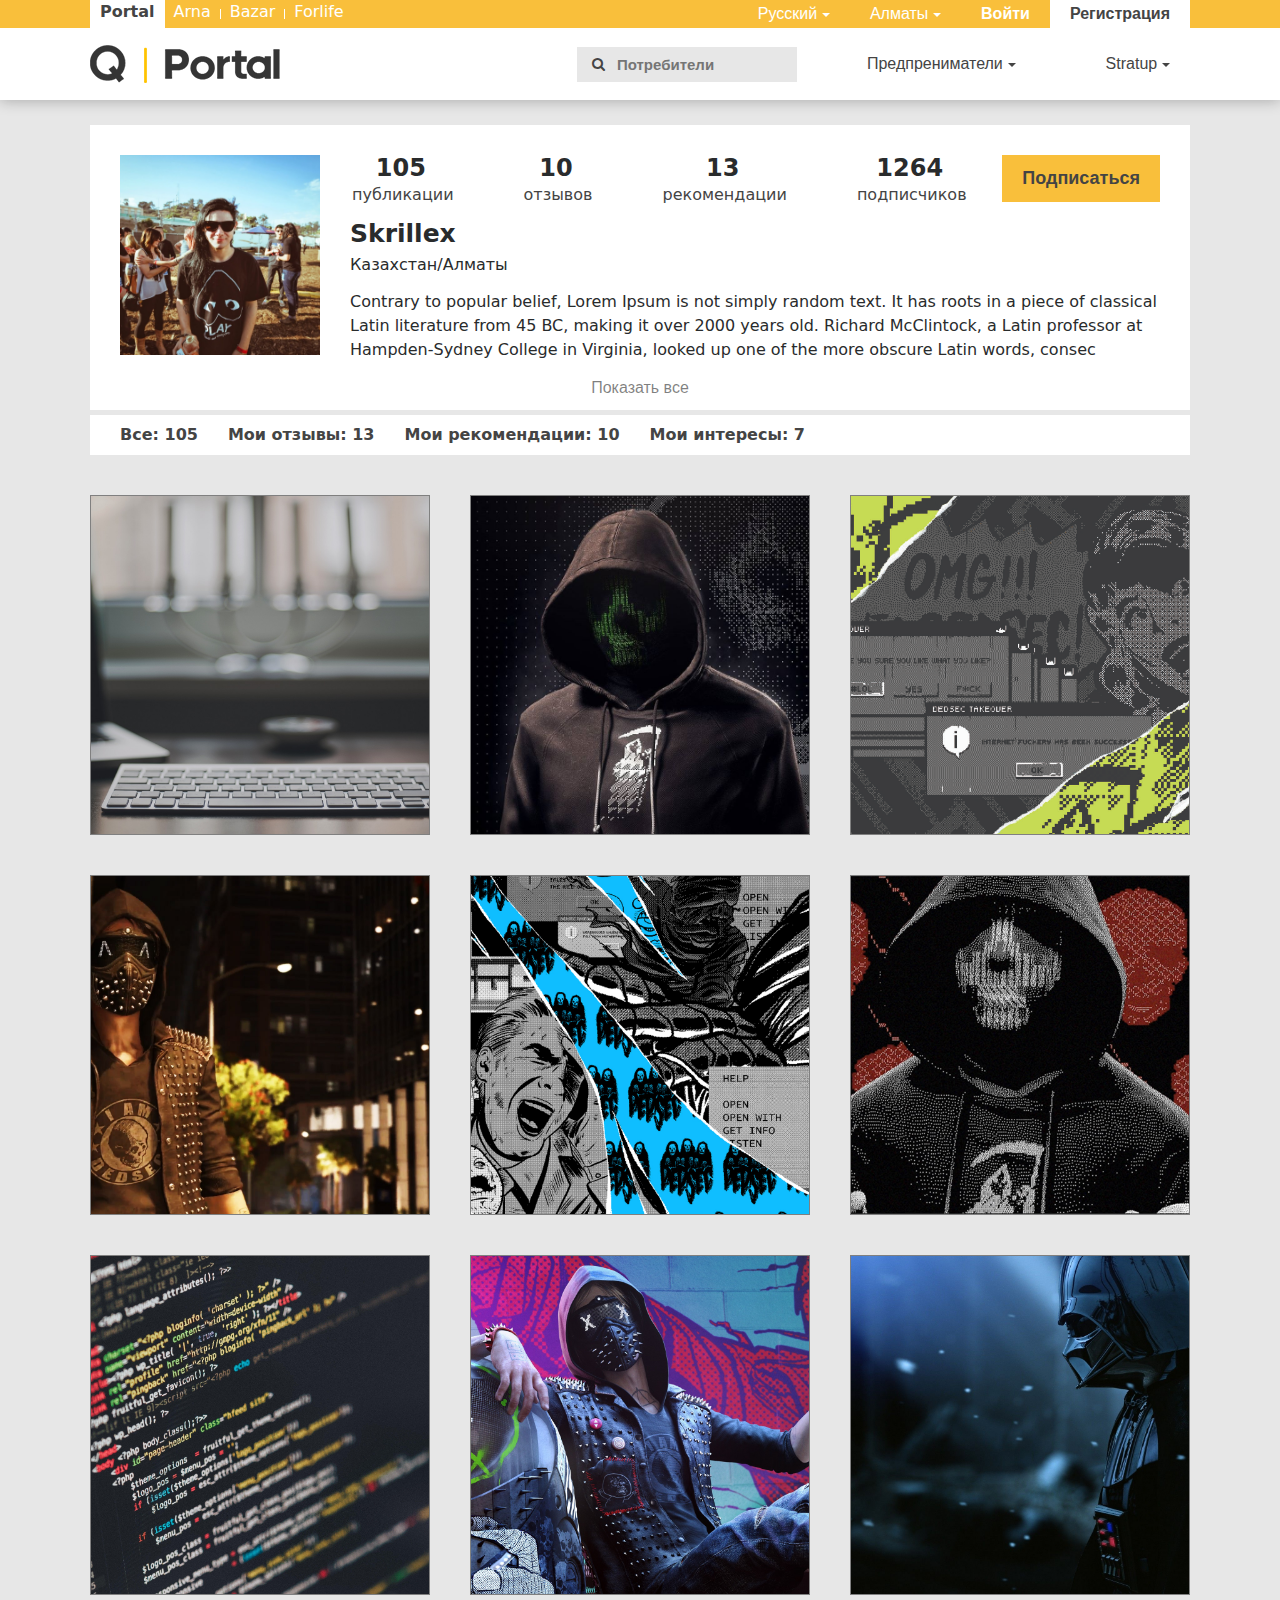
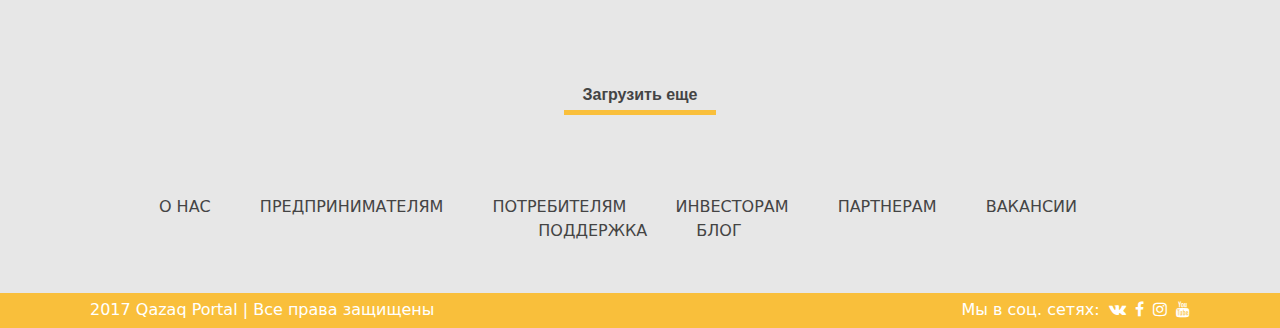
<file: includes/user-potr.html>
<!DOCTYPE html>
<html lang="en">
<head>
	<meta charset="UTF-8">
	<title>Qazaq Portal</title>

	<!-- Logo -->

	<link rel="shortcut icon" type="image/x-icon" href="../favicon.ico"/>

	<!-- CSS -->

	<link rel="stylesheet" type="text/css" href="../css/users.css">

	<!-- Font Awesome -->

	<link rel="stylesheet" type="text/css" href="../css/font-awesome.css">

	<!-- jQuery -->

	<script type="text/javascript" src="../js/jquery-3.2.1.min.js"></script>

	<!--<script src="https://ajax.googleapis.com/ajax/libs/jquery/3.2.1/jquery.min.js"></script> -->

	<!-- Bootstrap -->

		<!-- CSS -->
		<link rel="stylesheet" type="text/css" href="../css/bootstrap.css">
		<!-- JS -->
		<script type="text/javascript" src="../js/bootstrap.js"></script>

</head>
<body>



	<!-- Header -->

	<header id="header">
		<div id="header-100">

			<!-- Uper -->

			<div class="uper">
				<div class="center-content">
					<div class="projects">
						<a href="/qazaqportal" class="another current">Portal</a>
						<div class="line"></div>
						<a href="#" class="another">Arna</a>
						<div class="line"></div>
						<a href="#" class="another">Bazar</a>
						<div class="line"></div>
						<a href="#" class="another">Forlife</a>
					</div>
					<div class="register">
						<div class="sign">
							<button class="join">Войти</button>
							<button class="signup">Регистрация</button>
						</div>
						<div class="region dropdown navbar-expend">
						    <button class="dropdown-toggle" data-toggle="dropdown">Алматы</button>
						    <ul class="dropdown-menu" id="dropdown-uper">
						        <li class="dropdown-hover">
						        	<button class="dropdown-hover-btn dropdown-item" id="dropdownbtn">Казахстан</button>
						        	<div class="dropdown-hover-menu" id="dropdown-uper">
							        	<a class="dropdown-item" href="#">Актау</a>
							        	<a class="dropdown-item" href="#">Актобе</a>
							        	<a class="dropdown-item" href="#">Астана</a>
							        	<a class="dropdown-item" href="#">Атырау</a>
							        	<a class="dropdown-item" href="#">Балкаш</a>
							        	<a class="dropdown-item" href="#">Жезказган</a>
							        	<a class="dropdown-item" href="#">Караганда</a>
							        	<a class="dropdown-item" href="#">Кокшетау</a>
							        	<a class="dropdown-item" href="#">Костанай</a>
							        	<a class="dropdown-item" href="#">Кызылорда</a>
							        	<a class="dropdown-item" href="#">Павлодар</a>
							        	<a class="dropdown-item" href="#">Петропавловск</a>
							        	<a class="dropdown-item" href="#">Семей</a>
							        	<a class="dropdown-item" href="#">Талдыкорган</a>
							        	<a class="dropdown-item" href="#">Тараз</a>
							        	<a class="dropdown-item" href="#">Темиртау</a>
							        	<a class="dropdown-item" href="#">Уральск</a>
							        	<a class="dropdown-item" href="#">Усть-Каменагорск</a>
							        	<a class="dropdown-item" href="#">Шымкент</a>
							        	<a class="dropdown-item" href="#">Экибастуз</a>
						        	</div>
						        </li>
						        <li class="dropdown-hover">
						        	<button class="dropdown-hover-btn dropdown-item" id="dropdownbtn">Таджикистан</button>
						        	<div class="dropdown-hover-menu" id="dropdown-uper">
							        	<a class="dropdown-item" href="#">Айдаркан</a>
							        	<a class="dropdown-item" href="#">Балыкчы</a>
							        	<a class="dropdown-item" href="#">Баткен</a>
							        	<a class="dropdown-item" href="#">Бишкек</a>
							        	<a class="dropdown-item" href="#">Жалалабат</a>
							        	<a class="dropdown-item" href="#">Исфана</a>
							        	<a class="dropdown-item" href="#">Кадамжай</a>
							        	<a class="dropdown-item" href="#">Кайынды</a>
							        	<a class="dropdown-item" href="#">Кант</a>
							        	<a class="dropdown-item" href="#">Карабалта</a>
							        	<a class="dropdown-item" href="#">Каракол</a>
							        	<a class="dropdown-item" href="#">Карасуу</a>
							        	<a class="dropdown-item" href="#">Кемин</a>
							        	<a class="dropdown-item" href="#">Кербен</a>
							        	<a class="dropdown-item" href="#">Кок-жангак</a>
							        	<a class="dropdown-item" href="#">Кызылкыя</a>
							        	<a class="dropdown-item" href="#">Майлуу-Суу</a>
							        	<a class="dropdown-item" href="#">Нарын</a>
							        	<a class="dropdown-item" href="#">Ноокат</a>
							        	<a class="dropdown-item" href="#">Озгон</a>
							        	<a class="dropdown-item" href="#">Орловка</a>
							        	<a class="dropdown-item" href="#">Ош</a>
							        	<a class="dropdown-item" href="#">Сулукту</a>
							        	<a class="dropdown-item" href="#">Талас</a>
							        	<a class="dropdown-item" href="#">Ташкомир</a>
							        	<a class="dropdown-item" href="#">Токмок</a>
							        	<a class="dropdown-item" href="#">Токтогул</a>
							        	<a class="dropdown-item" href="#">Чолпаната</a>
							        	<a class="dropdown-item" href="#">Шопоков</a>
						        	</div>
						        </li>
						    </ul>
						</div>
						<div class="langueges dropdown">
						    <button class="dropdown-toggle" data-toggle="dropdown">Русский</button>
						    <div class="dropdown-menu" id="dropdown-uper">
						        <a class="dropdown-item" href="#">Казакша</a>
						        <a class="dropdown-item" href="#">English</a>
						    </div>
						</div>
					</div>
				</div>
			</div>
			<div class="clearfix" style="clear: both;"></div>
		</div>

		<!-- Downer -->

		<div id="header-100d">
			<div class="downer">
				<div class="center-content">
					<a href="/qazaqportal" class="logo"><img src="../img/Logo.png" alt=""></a>
					<a href="/qazaqportal" class="logo-mobile"><img src="../img/LogoM.png" alt=""></a>
					<div class="downer-menu">
						<form action="" class="search-potr borderBottom">
							<div class="borderBottom container-search">
								<input type="search" class="input-potr" placeholder="Потребители">
								<i class="fa fa-search search-i"></i>
							</div>
							<div class="livesearch"></div>
						</form>

						<div class="dropdown dropdown-down">
							<button class="dropdown-toggle dropdown-downer-btn pred" data-toggle="dropdown">Предпрениматели</button>
							<ul class="dropdown-menu" id="dropdown-uper">
								<li>
									<form action="" class="search-pred">
										<div class="container-pred">
											<input type="search" class="input-pred" placeholder="Поиск...">
											<i class="fa fa-search search-p"></i>
										</div>
										<div class="livesearch-pred"></div>
									</form>
								</li>
								<li class="list-hover">
									<a href="#" class="dropdown-item">Кафе и рестораны</a>
									<div class="list-menu">
										<a class="dropdown-item" href="#">Летняя площадка</a>
										<a class="dropdown-item" href="#">Кулинария</a>
										<a class="dropdown-item" href="#">Рестораны</a>
										<a class="dropdown-item" href="#">Кафе</a>
										<a class="dropdown-item" href="#">Кофейни</a>
										<a class="dropdown-item" href="#">Пиццерия</a>
										<a class="dropdown-item" href="#">Фастфуд</a>
										<a class="dropdown-item" href="#">Суши</a>
										<a class="dropdown-item" href="#">Банкетные залы</a>
									</div>
								</li>
								<li class="list-hover">
									<a href="#" class="dropdown-item">Детям</a>
									<div class="list-menu">
										<a class="dropdown-item" href="#">Детское кафе</a>
										<a class="dropdown-item" href="#">Детский сад</a>
										<a class="dropdown-item" href="#">Игровая площадка</a>
										<a class="dropdown-item" href="#">Детский развлекательный центр</a>
										<a class="dropdown-item" href="#">Детский лагерь</a>
										<a class="dropdown-item" href="#">Детский сад</a>
										<a class="dropdown-item" href="#">Магазин детской одежды</a>
										<a class="dropdown-item" href="#">Развлекательные центры для  детей</a>
										<a class="dropdown-item" href="#">Одежда детская</a>
										<a class="dropdown-item" href="#">Образовательные центры для детей</a>
										<a class="dropdown-item" href="#">Товары для детей</a>
									</div>
								</li>
								<li class="list-hover">
									<a href="#" class="dropdown-item">Афиша</a>
									<div class="list-menu">
										<a class="dropdown-item" href="#">Музей</a>
										<a class="dropdown-item" href="#">Достопримечательность</a>
										<a class="dropdown-item" href="#">Концерты</a>
										<a class="dropdown-item" href="#">Памятники архитектуры</a>
										<a class="dropdown-item" href="#">Театры</a>
										<a class="dropdown-item" href="#">Цирк</a>
										<a class="dropdown-item" href="#">Кинотеатры</a>
										<a class="dropdown-item" href="#">Семинары, тренинги, курсы</a>
									</div>
								</li>
								<li class="list-hover">
									<a href="#" class="dropdown-item">Отдых и развлечения</a>
									<div class="list-menu">
										<a class="dropdown-item" href="#">Горячие источники</a>
										<a class="dropdown-item" href="#">Бильярд</a>
										<a class="dropdown-item" href="#">База отдыха</a>
										<a class="dropdown-item" href="#">Интернет клубы</a>
										<a class="dropdown-item" href="#">Развлекательные игры</a>
										<a class="dropdown-item" href="#">Аквапарки, бассейны</a>
										<a class="dropdown-item" href="#">Сауны и бани</a>
									</div>
								</li>
								<li class="list-hover">
									<a href="#" class="dropdown-item">Ночная жизнь</a>
									<div class="list-menu">
										<a class="dropdown-item" href="#">Гриль-бар</a>
										<a class="dropdown-item" href="#">Спортивный бар2</a>
										<a class="dropdown-item" href="#">Лаундж-бар</a>
										<a class="dropdown-item" href="#">Бар</a>
										<a class="dropdown-item" href="#">Караоке</a>
										<a class="dropdown-item" href="#">Кальян-бар</a>
										<a class="dropdown-item" href="#">Ночные клубы</a>
									</div>
								</li>
								<li class="list-hover">
									<a href="#" class="dropdown-item">Спорт</a>
									<div class="list-menu">
										<a class="dropdown-item" href="#">Спортивный клуб</a>
										<a class="dropdown-item" href="#">Боевые искусства </a>
										<a class="dropdown-item" href="#">Футбол</a>
										<a class="dropdown-item" href="#">Автоспорт</a>
										<a class="dropdown-item" href="#">Спортивное питание</a>
										<a class="dropdown-item" href="#">Спортивные секции</a>
										<a class="dropdown-item" href="#">Спортивные товары</a>
										<a class="dropdown-item" href="#">Тренажерные залы</a>
										<a class="dropdown-item" href="#">Спортивные школы</a>
										<a class="dropdown-item" href="#">Фитнес центры</a>
										<a class="dropdown-item" href="#">Танцы, иога</a>
									</div>
								</li>
								<li class="list-hover">
									<a href="#" class="dropdown-item">Магазин</a>
									<div class="list-menu">
										<a class="dropdown-item" href="#">Ювелирные магазины</a>
										<a class="dropdown-item" href="#">Магазины одежды</a>
										<a class="dropdown-item" href="#">Магазины техники</a>
										<a class="dropdown-item" href="#">Магазины мебели</a>
										<a class="dropdown-item" href="#">Магазин подарков</a>
										<a class="dropdown-item" href="#">Цветочные магазины</a>
										<a class="dropdown-item" href="#">Спортивные магазины</a>
										<a class="dropdown-item" href="#">ZOO магазины</a>
										<a class="dropdown-item" href="#">Продуктовые магазины</a>
										<a class="dropdown-item" href="#">Торгово-развлекательные центры</a>
										<a class="dropdown-item" href="#">Магазин обуви</a>
										<a class="dropdown-item" href="#">Бытовая техника, аксессуары</a>
										<a class="dropdown-item" href="#">Для дачи, сада и огорода</a>
									</div>
								</li>
								<li class="list-hover">
									<a href="#" class="dropdown-item">Авто</a>
									<div class="list-menu">
										<a class="dropdown-item" href="#">Аренда авто</a>
										<a class="dropdown-item" href="#">Продажа авто</a>
										<a class="dropdown-item" href="#">Автосервис</a>
										<a class="dropdown-item" href="#">Автосервис</a>
										<a class="dropdown-item" href="#">Автомойки</a>
										<a class="dropdown-item" href="#">Шиномонтаж</a>
										<a class="dropdown-item" href="#">Такси</a>
										<a class="dropdown-item" href="#">Грузоперевозки</a>
										<a class="dropdown-item" href="#">Автострахование</a>
										<a class="dropdown-item" href="#">Автокредитование</a>
										<a class="dropdown-item" href="#">Автозаправки</a>
										<a class="dropdown-item" href="#">Автошколы</a>
										<a class="dropdown-item" href="#">Вело, Мото</a>
									</div>
								</li>
								<li class="list-hover">
									<a href="#" class="dropdown-item">Услуги</a>
									<div class="list-menu">
										<a class="dropdown-item" href="#">Химчистка и клининг</a>
										<a class="dropdown-item" href="#">Брачное агентство</a>
										<a class="dropdown-item" href="#">Юридические услуги и адвокаты</a>
										<a class="dropdown-item" href="#">Бухгалтерские услуги</a>
										<a class="dropdown-item" href="#">Курьерские, логистические услуги</a>
										<a class="dropdown-item" href="#">Рекламные услуги</a>
										<a class="dropdown-item" href="#">Административные услуги, рекрутинг</a>
										<a class="dropdown-item" href="#">Организация мероприятий</a>
										<a class="dropdown-item" href="#">Банковские, финансовые услуги</a>
										<a class="dropdown-item" href="#">Фото и видео услуги</a>
										<a class="dropdown-item" href="#">Ателье</a>
										<a class="dropdown-item" href="#">Образовательные центры, ВУЗы</a>
										<a class="dropdown-item" href="#">Другое</a>
									</div>
								</li>
								<li class="list-hover">
									<a href="#" class="dropdown-item">Красота</a>
									<div class="list-menu">
										<a class="dropdown-item" href="#">Маникюр и педикюр</a>
										<a class="dropdown-item" href="#">Парикмахерская</a>
										<a class="dropdown-item" href="#">Макияж и татуаж</a>
										<a class="dropdown-item" href="#">Салоны красоты</a>
										<a class="dropdown-item" href="#">SPA, студия загара</a>
										<a class="dropdown-item" href="#">Коррекция фигуры</a>
										<a class="dropdown-item" href="#">Косметология</a>
										<a class="dropdown-item" href="#">Парфюмерия и косметика</a>
										<a class="dropdown-item" href="#">Эстетик-центр</a>
										<a class="dropdown-item" href="#">Другое</a>
									</div>
								</li>
								<li class="list-hover">
									<a href="#" class="dropdown-item">Медецина</a>
									<div class="list-menu">
										<a class="dropdown-item" href="#">Аптеки</a>
										<a class="dropdown-item" href="#">Биологические активные добавки</a>
										<a class="dropdown-item" href="#">Диагностические центры</a>
										<a class="dropdown-item" href="#">Кожно-венерологические центры</a>
										<a class="dropdown-item" href="#">Массаж</a>
										<a class="dropdown-item" href="#">Мед.центры, клиники</a>
										<a class="dropdown-item" href="#">Оптики</a>
										<a class="dropdown-item" href="#">Психологические центры</a>
										<a class="dropdown-item" href="#">Стоматологии</a>
									</div>
								</li>
								<li class="list-hover">
									<a href="#" class="dropdown-item">Отели и туризм</a>
									<div class="list-menu">
										<a class="dropdown-item" href="#">Гостиницы</a>
										<a class="dropdown-item" href="#">Отели 5*</a>
										<a class="dropdown-item" href="#">Авиа, Ж/д билеты</a>
										<a class="dropdown-item" href="#">Внутренний туризм</a>
										<a class="dropdown-item" href="#">Зоны отдыха, курорты</a>
										<a class="dropdown-item" href="#">Санатории, профилактории</a>
										<a class="dropdown-item" href="#">Тур агентства</a>
										<a class="dropdown-item" href="#">Экскурсионные бюро</a>
									</div>
								</li>
								<li class="list-hover">
									<a href="#" class="dropdown-item">Активный отдых</a>
									<div class="list-menu">
										<a class="dropdown-item" href="#">Оздоровительные комплексы</a>
										<a class="dropdown-item" href="#">Ролик</a>
										<a class="dropdown-item" href="#">Спортивный комплекс</a>
										<a class="dropdown-item" href="#">Квадроциклы</a>
										<a class="dropdown-item" href="#">Экстрим</a>
										<a class="dropdown-item" href="#">Стрелковый клуб/Пейнтбол</a>
										<a class="dropdown-item" href="#">Вело, Мотоспорт</a>
										<a class="dropdown-item" href="#">Зоопарки, парки, места отдыха</a>
										<a class="dropdown-item" href="#">Охота, рыбалка</a>
										<a class="dropdown-item" href="#">Спортивно-развлекательные комплексы</a>
									</div>
								</li>
								<li class="list-hover">
									<a href="#" class="dropdown-item">Недвижимость</a>
									<div class="list-menu">
										<a class="dropdown-item" href="#">Аренда квартиры</a>
										<a class="dropdown-item" href="#">Аренда офиса</a>
										<a class="dropdown-item" href="#">Покупка квартиры</a>
										<a class="dropdown-item" href="#">Покупка офиса</a>
										<a class="dropdown-item" href="#">Агентства недвижимости</a>
										<a class="dropdown-item" href="#">Бизнес центры</a>
										<a class="dropdown-item" href="#">Жилые комплексы</a>
										<a class="dropdown-item" href="#">Строй материалы</a>
										<a class="dropdown-item" href="#">Строительные компании</a>
										<a class="dropdown-item" href="#">Строительно-отделочные материалы</a>
										<a class="dropdown-item" href="#">Строительство</a>
									</div>
								</li>
								<li class="list-hover">
									<a href="#" class="dropdown-item">Товары</a>
									<div class="list-menu">
										<a class="dropdown-item" href="#">Другое</a>
										<a class="dropdown-item" href="#">Канцелярские товары, книги</a>
										<a class="dropdown-item" href="#">Люстры</a>
										<a class="dropdown-item" href="#">Музыкальные инструменты</a>
										<a class="dropdown-item" href="#">Посуда</a>
										<a class="dropdown-item" href="#">Система безопасности</a>
										<a class="dropdown-item" href="#">Текстиль</a>
										<a class="dropdown-item" href="#">Ткани, швейные машины</a>
										<a class="dropdown-item" href="#">Шторы, жалюзи</a>
										<a class="dropdown-item" href="#">Ковры</a>
									</div>
								</li>
							</ul>
						</div>

						<div class="dropdown dropdown-down" id="last-dropdown">
							<button class="dropdown-toggle dropdown-downer-btn pred" data-toggle="dropdown">Stratup</button>
							<ul class="dropdown-menu dropdown-under" id="dropdown-uper">
								<li>
									<form action="" class="search-pred">
										<div class="container-pred">
											<input type="search" class="input-pred" placeholder="Поиск...">
											<i class="fa fa-search search-p"></i>
										</div>
										<div class="livesearch-pred"></div>
									</form>
								</li>
								<li class="list-hover">
									<a href="#" class="dropdown-item">Кафе и рестораны</a>
									<div class="list-menu">
										<a class="dropdown-item" href="#">Летняя площадка</a>
										<a class="dropdown-item" href="#">Кулинария</a>
										<a class="dropdown-item" href="#">Рестораны</a>
										<a class="dropdown-item" href="#">Кафе</a>
										<a class="dropdown-item" href="#">Кофейни</a>
										<a class="dropdown-item" href="#">Пиццерия</a>
										<a class="dropdown-item" href="#">Фастфуд</a>
										<a class="dropdown-item" href="#">Суши</a>
										<a class="dropdown-item" href="#">Банкетные залы</a>
									</div>
								</li>
								<li class="list-hover">
									<a href="#" class="dropdown-item">Детям</a>
									<div class="list-menu">
										<a class="dropdown-item" href="#">Детское кафе</a>
										<a class="dropdown-item" href="#">Детский сад</a>
										<a class="dropdown-item" href="#">Игровая площадка</a>
										<a class="dropdown-item" href="#">Детский развлекательный центр</a>
										<a class="dropdown-item" href="#">Детский лагерь</a>
										<a class="dropdown-item" href="#">Детский сад</a>
										<a class="dropdown-item" href="#">Магазин детской одежды</a>
										<a class="dropdown-item" href="#">Развлекательные центры для  детей</a>
										<a class="dropdown-item" href="#">Одежда детская</a>
										<a class="dropdown-item" href="#">Образовательные центры для детей</a>
										<a class="dropdown-item" href="#">Товары для детей</a>
									</div>
								</li>
								<li class="list-hover">
									<a href="#" class="dropdown-item">Афиша</a>
									<div class="list-menu">
										<a class="dropdown-item" href="#">Музей</a>
										<a class="dropdown-item" href="#">Достопримечательность</a>
										<a class="dropdown-item" href="#">Концерты</a>
										<a class="dropdown-item" href="#">Памятники архитектуры</a>
										<a class="dropdown-item" href="#">Театры</a>
										<a class="dropdown-item" href="#">Цирк</a>
										<a class="dropdown-item" href="#">Кинотеатры</a>
										<a class="dropdown-item" href="#">Семинары, тренинги, курсы</a>
									</div>
								</li>
								<li class="list-hover">
									<a href="#" class="dropdown-item">Отдых и развлечения</a>
									<div class="list-menu">
										<a class="dropdown-item" href="#">Горячие источники</a>
										<a class="dropdown-item" href="#">Бильярд</a>
										<a class="dropdown-item" href="#">База отдыха</a>
										<a class="dropdown-item" href="#">Интернет клубы</a>
										<a class="dropdown-item" href="#">Развлекательные игры</a>
										<a class="dropdown-item" href="#">Аквапарки, бассейны</a>
										<a class="dropdown-item" href="#">Сауны и бани</a>
									</div>
								</li>
								<li class="list-hover">
									<a href="#" class="dropdown-item">Ночная жизнь</a>
									<div class="list-menu">
										<a class="dropdown-item" href="#">Гриль-бар</a>
										<a class="dropdown-item" href="#">Спортивный бар2</a>
										<a class="dropdown-item" href="#">Лаундж-бар</a>
										<a class="dropdown-item" href="#">Бар</a>
										<a class="dropdown-item" href="#">Караоке</a>
										<a class="dropdown-item" href="#">Кальян-бар</a>
										<a class="dropdown-item" href="#">Ночные клубы</a>
									</div>
								</li>
								<li class="list-hover">
									<a href="#" class="dropdown-item">Спорт</a>
									<div class="list-menu">
										<a class="dropdown-item" href="#">Спортивный клуб</a>
										<a class="dropdown-item" href="#">Боевые искусства </a>
										<a class="dropdown-item" href="#">Футбол</a>
										<a class="dropdown-item" href="#">Автоспорт</a>
										<a class="dropdown-item" href="#">Спортивное питание</a>
										<a class="dropdown-item" href="#">Спортивные секции</a>
										<a class="dropdown-item" href="#">Спортивные товары</a>
										<a class="dropdown-item" href="#">Тренажерные залы</a>
										<a class="dropdown-item" href="#">Спортивные школы</a>
										<a class="dropdown-item" href="#">Фитнес центры</a>
										<a class="dropdown-item" href="#">Танцы, иога</a>
									</div>
								</li>
								<li class="list-hover">
									<a href="#" class="dropdown-item">Магазин</a>
									<div class="list-menu">
										<a class="dropdown-item" href="#">Ювелирные магазины</a>
										<a class="dropdown-item" href="#">Магазины одежды</a>
										<a class="dropdown-item" href="#">Магазины техники</a>
										<a class="dropdown-item" href="#">Магазины мебели</a>
										<a class="dropdown-item" href="#">Магазин подарков</a>
										<a class="dropdown-item" href="#">Цветочные магазины</a>
										<a class="dropdown-item" href="#">Спортивные магазины</a>
										<a class="dropdown-item" href="#">ZOO магазины</a>
										<a class="dropdown-item" href="#">Продуктовые магазины</a>
										<a class="dropdown-item" href="#">Торгово-развлекательные центры</a>
										<a class="dropdown-item" href="#">Магазин обуви</a>
										<a class="dropdown-item" href="#">Бытовая техника, аксессуары</a>
										<a class="dropdown-item" href="#">Для дачи, сада и огорода</a>
									</div>
								</li>
								<li class="list-hover">
									<a href="#" class="dropdown-item">Авто</a>
									<div class="list-menu">
										<a class="dropdown-item" href="#">Аренда авто</a>
										<a class="dropdown-item" href="#">Продажа авто</a>
										<a class="dropdown-item" href="#">Автосервис</a>
										<a class="dropdown-item" href="#">Автосервис</a>
										<a class="dropdown-item" href="#">Автомойки</a>
										<a class="dropdown-item" href="#">Шиномонтаж</a>
										<a class="dropdown-item" href="#">Такси</a>
										<a class="dropdown-item" href="#">Грузоперевозки</a>
										<a class="dropdown-item" href="#">Автострахование</a>
										<a class="dropdown-item" href="#">Автокредитование</a>
										<a class="dropdown-item" href="#">Автозаправки</a>
										<a class="dropdown-item" href="#">Автошколы</a>
										<a class="dropdown-item" href="#">Вело, Мото</a>
									</div>
								</li>
								<li class="list-hover">
									<a href="#" class="dropdown-item">Услуги</a>
									<div class="list-menu">
										<a class="dropdown-item" href="#">Химчистка и клининг</a>
										<a class="dropdown-item" href="#">Брачное агентство</a>
										<a class="dropdown-item" href="#">Юридические услуги и адвокаты</a>
										<a class="dropdown-item" href="#">Бухгалтерские услуги</a>
										<a class="dropdown-item" href="#">Курьерские, логистические услуги</a>
										<a class="dropdown-item" href="#">Рекламные услуги</a>
										<a class="dropdown-item" href="#">Административные услуги, рекрутинг</a>
										<a class="dropdown-item" href="#">Организация мероприятий</a>
										<a class="dropdown-item" href="#">Банковские, финансовые услуги</a>
										<a class="dropdown-item" href="#">Фото и видео услуги</a>
										<a class="dropdown-item" href="#">Ателье</a>
										<a class="dropdown-item" href="#">Образовательные центры, ВУЗы</a>
										<a class="dropdown-item" href="#">Другое</a>
									</div>
								</li>
								<li class="list-hover">
									<a href="#" class="dropdown-item">Красота</a>
									<div class="list-menu">
										<a class="dropdown-item" href="#">Маникюр и педикюр</a>
										<a class="dropdown-item" href="#">Парикмахерская</a>
										<a class="dropdown-item" href="#">Макияж и татуаж</a>
										<a class="dropdown-item" href="#">Салоны красоты</a>
										<a class="dropdown-item" href="#">SPA, студия загара</a>
										<a class="dropdown-item" href="#">Коррекция фигуры</a>
										<a class="dropdown-item" href="#">Косметология</a>
										<a class="dropdown-item" href="#">Парфюмерия и косметика</a>
										<a class="dropdown-item" href="#">Эстетик-центр</a>
										<a class="dropdown-item" href="#">Другое</a>
									</div>
								</li>
								<li class="list-hover">
									<a href="#" class="dropdown-item">Медецина</a>
									<div class="list-menu">
										<a class="dropdown-item" href="#">Аптеки</a>
										<a class="dropdown-item" href="#">Биологические активные добавки</a>
										<a class="dropdown-item" href="#">Диагностические центры</a>
										<a class="dropdown-item" href="#">Кожно-венерологические центры</a>
										<a class="dropdown-item" href="#">Массаж</a>
										<a class="dropdown-item" href="#">Мед.центры, клиники</a>
										<a class="dropdown-item" href="#">Оптики</a>
										<a class="dropdown-item" href="#">Психологические центры</a>
										<a class="dropdown-item" href="#">Стоматологии</a>
									</div>
								</li>
								<li class="list-hover">
									<a href="#" class="dropdown-item">Отели и туризм</a>
									<div class="list-menu">
										<a class="dropdown-item" href="#">Гостиницы</a>
										<a class="dropdown-item" href="#">Отели 5*</a>
										<a class="dropdown-item" href="#">Авиа, Ж/д билеты</a>
										<a class="dropdown-item" href="#">Внутренний туризм</a>
										<a class="dropdown-item" href="#">Зоны отдыха, курорты</a>
										<a class="dropdown-item" href="#">Санатории, профилактории</a>
										<a class="dropdown-item" href="#">Тур агентства</a>
										<a class="dropdown-item" href="#">Экскурсионные бюро</a>
									</div>
								</li>
								<li class="list-hover">
									<a href="#" class="dropdown-item">Активный отдых</a>
									<div class="list-menu">
										<a class="dropdown-item" href="#">Оздоровительные комплексы</a>
										<a class="dropdown-item" href="#">Ролик</a>
										<a class="dropdown-item" href="#">Спортивный комплекс</a>
										<a class="dropdown-item" href="#">Квадроциклы</a>
										<a class="dropdown-item" href="#">Экстрим</a>
										<a class="dropdown-item" href="#">Стрелковый клуб/Пейнтбол</a>
										<a class="dropdown-item" href="#">Вело, Мотоспорт</a>
										<a class="dropdown-item" href="#">Зоопарки, парки, места отдыха</a>
										<a class="dropdown-item" href="#">Охота, рыбалка</a>
										<a class="dropdown-item" href="#">Спортивно-развлекательные комплексы</a>
									</div>
								</li>
								<li class="list-hover">
									<a href="#" class="dropdown-item">Недвижимость</a>
									<div class="list-menu">
										<a class="dropdown-item" href="#">Аренда квартиры</a>
										<a class="dropdown-item" href="#">Аренда офиса</a>
										<a class="dropdown-item" href="#">Покупка квартиры</a>
										<a class="dropdown-item" href="#">Покупка офиса</a>
										<a class="dropdown-item" href="#">Агентства недвижимости</a>
										<a class="dropdown-item" href="#">Бизнес центры</a>
										<a class="dropdown-item" href="#">Жилые комплексы</a>
										<a class="dropdown-item" href="#">Строй материалы</a>
										<a class="dropdown-item" href="#">Строительные компании</a>
										<a class="dropdown-item" href="#">Строительно-отделочные материалы</a>
										<a class="dropdown-item" href="#">Строительство</a>
									</div>
								</li>
								<li class="list-hover">
									<a href="#" class="dropdown-item">Товары</a>
									<div class="list-menu">
										<a class="dropdown-item" href="#">Другое</a>
										<a class="dropdown-item" href="#">Канцелярские товары, книги</a>
										<a class="dropdown-item" href="#">Люстры</a>
										<a class="dropdown-item" href="#">Музыкальные инструменты</a>
										<a class="dropdown-item" href="#">Посуда</a>
										<a class="dropdown-item" href="#">Система безопасности</a>
										<a class="dropdown-item" href="#">Текстиль</a>
										<a class="dropdown-item" href="#">Ткани, швейные машины</a>
										<a class="dropdown-item" href="#">Шторы, жалюзи</a>
										<a class="dropdown-item" href="#">Ковры</a>
									</div>
								</li>
							</ul>
						</div>

						<!-- Phone Button -->

						<div class="phone-menu-btn">
							<div class="bar1 bars"></div>
							<div class="bar2 bars"></div>
							<div class="bar3 bars"></div>
						</div>

					</div>
				</div>
			</div>
		</div>
	</header>



	<!-- Phone -->

	<div class="phone">
		<div class="phone-menu">
			<div class="dropdowns-accardion">
				<div class="pred-accardion">
					<button class="pred-accardion-btn accardion-btn">Предпрениматели</button>
					<div class="pred-accardion-dropdown">
						<form action="" class="search-pred">
							<div class="container-pred accardion-search">
								<input type="search" class="input-pred" placeholder="Поиск...">
							</div>
							<div class="livesearch-pred-accardion"></div>
						</form>
						<div class="more-accardion">
							<button class="pred-accardion-link accardion-btn">Item 15</button>
							<div class="pred-more-accardion-dropdown">
								<a href="#">Item 15</a>
								<br>
								<a href="#">Item $</a>
								<br>
								<a href="#">Item $</a>
								<br>
							</div>
						</div>
						<div class="more-accardion">
							<button class="pred-accardion-link accardion-btn">Item 15</button>
							<div class="pred-more-accardion-dropdown">
								<a href="#">Item 15</a>
								<br>
								<a href="#">Item $</a>
								<br>
								<a href="#">Item $</a>
								<br>
							</div>
						</div>
						<div class="more-accardion">
							<button class="pred-accardion-link accardion-btn">Item 15</button>
							<div class="pred-more-accardion-dropdown">
								<a href="#">Item 15</a>
								<br>
								<a href="#">Item $</a>
								<br>
								<a href="#">Item $</a>
								<br>
							</div>
						</div>
						<div class="more-accardion">
							<button class="pred-accardion-link accardion-btn">Item 15</button>
							<div class="pred-more-accardion-dropdown">
								<a href="#">Item 15</a>
								<br>
								<a href="#">Item $</a>
								<br>
								<a href="#">Item $</a>
								<br>
							</div>
						</div>
					</div>
				</div>
				<div class="pred-accardion">
					<button class="pred-accardion-btn accardion-btn">Stratup</button>
					<div class="pred-accardion-dropdown">
						<form action="" class="search-pred">
							<div class="container-pred accardion-search">
								<input type="search" class="input-pred" placeholder="Поиск...">
							</div>
							<div class="livesearch-pred-accardion"></div>
						</form>
						<div class="more-accardion">
							<button class="pred-accardion-link accardion-btn">Item 15</button>
							<div class="pred-more-accardion-dropdown">
								<a href="#">Item 15</a>
								<br>
								<a href="#">Item $</a>
								<br>
								<a href="#">Item $</a>
								<br>
							</div>
						</div>
						<div class="more-accardion">
							<button class="pred-accardion-link accardion-btn">Item 15</button>
							<div class="pred-more-accardion-dropdown">
								<a href="#">Item 15</a>
								<br>
								<a href="#">Item $</a>
								<br>
								<a href="#">Item $</a>
								<br>
							</div>
						</div>
						<div class="more-accardion">
							<button class="pred-accardion-link accardion-btn">Item 15</button>
							<div class="pred-more-accardion-dropdown">
								<a href="#">Item 15</a>
								<br>
								<a href="#">Item $</a>
								<br>
								<a href="#">Item $</a>
								<br>
							</div>
						</div>
						<div class="more-accardion">
							<button class="pred-accardion-link accardion-btn">Item 15</button>
							<div class="pred-more-accardion-dropdown">
								<a href="#">Item 15</a>
								<br>
								<a href="#">Item $</a>
								<br>
								<a href="#">Item $</a>
								<br>
							</div>
						</div>
					</div>
				</div>
			</div>
			<div class="languege-mobile">
				<button class="lang-btn" id="current-languege">Русский</button>
				<br class="btn-parag">
				<button class="lang-btn">Казакша</button>
				<br class="btn-parag">
				<button class="lang-btn">English</button>
				<br class="btn-parag">
			</div>
			<div class="pred-accardion region-mobile">
					<button class="pred-accardion-btn-reg">Алматы</button>
					<div class="pred-accardion-dropdown-reg">
						<div class="more-accardion">
							<button class="pred-accardion-link accardion-btn">Казахстан</button>
							<div class="pred-more-accardion-dropdown">
								<form action="" class="search-pred reg-search">
									<div class="container-pred accardion-search">
										<input type="search" class="input-pred" placeholder="Поиск...">
									</div>
									<div class="livesearch-pred-accardion"></div>
								</form>
								<a href="#">Актау</a>
								<br>
							    <a href="#">Актобе</a>
							    <br>
							    <a href="#">Астана</a>
							    <br>
							    <a href="#">Атырау</a>
							    <br>
							    <a href="#">Балкаш</a>
							    <br>
							    <a href="#">Жезказган</a>
							    <br>
							    <a href="#">Караганда</a>
							    <br>
							    <a href="#">Кокшетау</a>
							    <br>
							    <a href="#">Костанай</a>
							    <br>
							    <a href="#">Кызылорда</a>
							    <br>
							    <a href="#">Павлодар</a>
							    <br>
							    <a href="#">Петропавловск</a>
							    <br>
							    <a href="#">Семей</a>
							    <br>
							    <a href="#">Талдыкорган</a>
							    <br>
							    <a href="#">Тараз</a>
							    <br>
							    <a href="#">Темиртау</a>
							    <br>
							    <a href="#">Уральск</a>
							    <br>
							    <a href="#">Усть-Каменагорск</a>
							    <br>
							    <a href="#">Шымкент</a>
							    <br>
							    <a href="#">Экибастуз</a>
							    <br>
							</div>
						</div>
						<div class="more-accardion">
							<button class="pred-accardion-link accardion-btn reg-search">Таджикистан</button>
							<div class="pred-more-accardion-dropdown">
							<a href="#">Айдаркан</a>
							<br>
							<a href="#">Балыкчы</a>
							<br>
							<a href="#">Баткен</a>
							<br>
							<a href="#">Бишкек</a>
							<br>
							<a href="#">Жалалабат</a>
							<br>
							<a href="#">Исфана</a>
							<br>
							<a href="#">Кадамжай</a>
							<br>
							<a href="#">Кайынды</a>
							<br>
							<a href="#">Кант</a>
							<br>
							<a href="#">Карабалта</a>
							<br>
							<a href="#">Каракол</a>
							<br>
							<a href="#">Карасуу</a>
							<br>
							<a href="#">Кемин</a>
							<br>
							<a href="#">Кербен</a>
							<br>
							<a href="#">Кок-жангак</a>
							<br>
							<a href="#">Кызылкыя</a>
							<br>
							<a href="#">Майлуу-Суу</a>
							<br>
							<a href="#">Нарын</a>
							<br>
							<a href="#">Ноокат</a>
							<br>
							<a href="#">Озгон</a>
							<br>
							<a href="#">Орловка</a>
							<br>
							<a href="#">Ош</a>
							<br>
							<a href="#">Сулукту</a>
							<br>
							<a href="#">Талас</a>
							<br>
							<a href="#">Ташкомир</a>
							<br>
							<a href="#">Токмок</a>
							<br>
							<a href="#">Токтогул</a>
							<br>
							<a href="#">Чолпаната</a>
							<br>
							<a href="#">Шопоков</a>
							<br>
							</div>
						</div>
					</div>
				</div>
			<div class="register-mobile">
				<button class="join-mob">Войти</button>
				<br>
				<button class="signup-mob">Регистрация</button>
			</div>
		</div>
	</div>



	<!-- Main -->

	<main id="main">
		<div class="container-main" id="r780px">
			<div class="main-menu">
				<div class="info-block">
					<div class="avatar static-ava">
						<img src="../img/Avatar.jpg" alt="">
					</div>
					<div class="fixed-ava">
						<img class="parallax" src="../img/Avatar.jpg" alt="">
						<div class="shadow-ava"></div>
					</div>
					<div class="info-set">
						<div class="subscribe borderXwidth">
							<button class="sub">Подписаться</button>
							<button class="unsub">Отписаться</button>
						</div>
						<div class="info">
							<div class="stats">
								<div class="stat-480">
									<div class="stat-info">
										<h4 stat-num>105</h4>
										<span>публикации</span>
									</div>
									<div class="stat-info">
										<h4 stat-num>10</h4>
										<span>отзывов</span>
									</div>
								</div>
								<div class="stat-480">
									<div class="stat-info">
										<h4 stat-num>13</h4>
										<span>рекомендации</span>
									</div>
									<div class="stat-info">
										<h4 stat-num>1264</h4>
										<span>подписчиков</span>
									</div>
								</div>
							</div>
						</div>
						<div class="clearfix" style="clear: both;"></div>
						<div class="info-user">
							<div class="nickname">Skrillex</div>
							<div class="region-user">Казахстан/Алматы</div>
						</div>
						<div class="about-user">Contrary to popular belief, Lorem Ipsum is not simply random text. It has roots in a piece of classical Latin literature from 45 BC, making it over 2000 years old. Richard McClintock, a Latin professor at Hampden-Sydney College in Virginia, looked up one of the more obscure Latin words, consec GSdosddd SDG SPODOh oshdho sodh oSDWE{k sdh osgd ogwoeu PS dpj hdwhdspd y WE jSdp[ prt pTt iotwriG Sd boiW Getit iGSdb soidg isdgContrary to popular belief, Lorem Ipsum is not simply random text. It has roots in a piece of classical Latin literature from 45 BC, making it over 2000 years old. Richard McClintock, a Latin professor at</div>
					</div>
					<div class="clearfix" style="clear: both;"></div>
					<div class="more-info">
						<div class="self-info">
							<div class="hr">Личная информация<hr></div>
							<div class="birth">
								<label>Дата рождения: </label>
								<br>
								<span>18.12.2001</span>
							</div>
						</div>
						<div class="contacts">
							<div class="hr">Контакты<hr></div>
							<div class="mob-phone">
								<label>Мобильный телефон: </label>
								<br>
								<span>+7-707-118-18-81</span>
							</div>
							<div class="home-phone">
								<label>Домашний телефон: </label>
								<br>
								<span>2-39-97-91</span>
							</div>
						</div>
					</div>
					<div class="showall">
						<button id="showall">Показать все</button>
						<button id="hideall">Скрыть</button>
					</div>
				</div>

				<div class="nav-block">
					<ul class="nav-list">
						<li><a href="#">Все: <span class="nav-num">105</span></a></li>
						<li><a href="#">Мои отзывы: <span class="nav-num">13</span></a></li>
						<li><a href="#">Мои рекомендации: <span class="nav-num">10</span></a></li>
						<li><a href="#">Мои интересы: <span class="nav-num">7</span></a></li>
					</ul>
				</div>

			</div>

			<!-- Content -->

			<div class="content-main">
				<div class="content-img">
					<div class="img-row">
						<div class="pic">
							<div class="overlay-img"></div>
							<img src="../img/1.jpg" alt="">
							<div class="rate">
								<button><i class="fa fa-heart"></i><span class="rate-number">25</span></button>
								<button><i class="fa fa-comments"></i><span class="rate-number">87</span></button>
							</div>
						</div>
						<div class="pic">
							<div class="overlay-img"></div>
							<img src="../img/2.jpg" alt="">
							<div class="rate">
								<button><i class="fa fa-heart"></i><span class="rate-number">25</span></button>
								<button><i class="fa fa-comments"></i><span class="rate-number">87</span></button>
							</div>
						</div>
						<div class="pic">
							<div class="overlay-img"></div>
							<img src="../img/3.jpg" alt="">
							<div class="rate">
								<button><i class="fa fa-heart"></i><span class="rate-number">25</span></button>
								<button><i class="fa fa-comments"></i><span class="rate-number">87</span></button>
							</div>
						</div>
					</div>
				<div class="clearfix" style="clear: both;"></div>
					<div class="img-row">
						<div class="pic">
							<div class="overlay-img"></div>
							<img src="../img/4.jpg" alt="">
							<div class="rate">
								<button><i class="fa fa-heart"></i><span class="rate-number">25</span></button>
								<button><i class="fa fa-comments"></i><span class="rate-number">87</span></button>
							</div>
						</div>
						<div class="pic">
							<div class="overlay-img"></div>
							<img src="../img/5.jpg" alt="">
							<div class="rate">
								<button><i class="fa fa-heart"></i><span class="rate-number">25</span></button>
								<button><i class="fa fa-comments"></i><span class="rate-number">87</span></button>
							</div>
						</div>
						<div class="pic">
							<div class="overlay-img"></div>
							<img src="../img/6.jpg" alt="">
							<div class="rate">
								<button><i class="fa fa-heart"></i><span class="rate-number">25</span></button>
								<button><i class="fa fa-comments"></i><span class="rate-number">87</span></button>
							</div>
						</div>
					</div>
				<div class="clearfix" style="clear: both;"></div>
					<div class="img-row">
						<div class="pic">
							<div class="overlay-img"></div>
							<img src="../img/7.jpg" alt="">
							<div class="rate">
								<button><i class="fa fa-heart"></i><span class="rate-number">25</span></button>
								<button><i class="fa fa-comments"></i><span class="rate-number">87</span></button>
							</div>
						</div>
						<div class="pic">
							<div class="overlay-img"></div>
							<img src="../img/8.jpg" alt="">
							<div class="rate">
								<button><i class="fa fa-heart"></i><span class="rate-number">25</span></button>
								<button><i class="fa fa-comments"></i><span class="rate-number">87</span></button>
							</div>
						</div>
						<div class="pic">
							<div class="overlay-img"></div>
							<img src="../img/9.jpg" alt="">
							<div class="rate">
								<button><i class="fa fa-heart"></i><span class="rate-number">25</span></button>
								<button><i class="fa fa-comments"></i><span class="rate-number">87</span></button>
							</div>
						</div>
					</div>
				<div class="clearfix" style="clear: both;"></div>
				</div>
			</div>

			<!-- Button -->

			<div class="next-button">
				<button class="next-b">Загрузить еще</button>
			</div>
		</div>
	</main>



	<!-- Footer -->

	<div id="footer-nav">
		<a href="#" target="_blank">О НАС</a>
		<a href="#" target="_blank">ПРЕДПРИНИМАТЕЛЯМ</a>
		<a href="#" target="_blank">ПОТРЕБИТЕЛЯМ</a>
		<a href="#" target="_blank">ИНВЕСТОРАМ</a>
		<a href="#" target="_blank">ПАРТНЕРАМ</a>
		<a href="#" target="_blank">ВАКАНСИИ</a>
		<a href="#" target="_blank">ПОДДЕРЖКА</a>
		<a href="http://localhost/blog.forlife/" target="_blank">БЛОГ</a>
	</div>

	<footer id="footer">
		<div class="container-main footer">
			<div class="footer"></div>
			<div class="copyrights">
				<span>2017 Qazaq Portal | Все права защищены</span>
			</div>
			<div class="socicons">
				<span>Мы в соц. сетях:</span>
				<a href="#"><i class="fa fa-vk"></i></a>
				<a href="#"><i class="fa fa-facebook"></i></a>
				<a href="#"><i class="fa fa-instagram"></i></a>
				<a href="#"><i class="fa fa-youtube"></i></a>
			</div>
		</div>
	</footer>



	<!-- Modal Content -->

	<div class="modal-content-pic">
		<div class="overlay-cancel cancel-btn">
			<i class="fa fa-times fa-2x close-modal"></i>
		</div>
		<div class="modal-pic">
			<div class="slider-buttons">
				<button class="left-ang scroll-fix" onclick="plusDivs(-1)"><i class="fa fa-angle-left fa-4x"></i></button>
				<button class="right-ang scroll-fix" onclick="plusDivs(+1)"><i class="fa fa-angle-right fa-4x"></i></button>
			</div>
			<div class="slider-mod">
				<div class="slider-buttons-mobile">
					<button class="left-ang-mob slide-but" onclick="plusDivs(-1)"><i class="fa fa-angle-left fa-4x"></i></button>
					<button class="right-ang-mob slide-but" onclick="plusDivs(+1)"><i class="fa fa-angle-right fa-4x"></i></button>
				</div>
				<div class="modal-slider">
					<div class="slide">
						<img src="../img/2.jpg">
					</div>
					<div class="slide">
						<img src="../img/4.jpg">
					</div>
					<div class="slide">
						<img src="../img/3.jpg">
					</div>
				</div>
			</div>

			<div class="modal-info">
				<div class="modal-avatar">
					<img src="../img/Avatar.jpg">
				</div>
				<div class="info-user-modal">
					<div class="nickname">Skrillex</div>
					<div class="region-user modal-user">Казахстан/Алматы</div>
				</div>
				<div class="modal-rate">
					<button><i class="fa fa-heart fa-lg"><span class="rate-num-modal">54</span></i></button>
					<button><i class="fa fa-comments fa-lg"><span class="rate-num-modal">5</span></i></button>
					<button><i class="fa fa-share fa-lg"><span class="rate-num-modal">12</span></i></button>
				</div>
				<div class="borderXwidth modal-sub">
					<button class="sub">Подписаться</button>
					<button class="unsub">Отписаться</button>
				</div>
			</div>
			<div class="modal-comments">
				<div class="com-p">
					<a>Отзывы: <span>17</span></a>
					<button class="cancel-btn mobile-close"><i class="fa fa-times"></i><span>Закрыть<span></button>
				</div>
				<div class="comments-blog">
					<div class="comment">
						<a href="#" class="com-avatar">
							<img src="../img/Ava.png">
						</a>
						<a href="#" class="com-nickname">SomeGuy</a>
						<div class="comment-text">
							There are many variations of passages of Lorem Ipsum available, but the majority have suffered alteration in some form, by injected humour, or randomised words which don't look even slightly believable. If you are going to use a passage of Lorem Ipsum, you need to be sure there isn't anything embarrassing hidden in the middle of text.
						</div>
						<div class="com-rate">
							<button>
								<i class="fa fa-arrow-circle-o-up fa-lg"><span class="comment-rate-num">15</span></i>
							</button>
							<br class="paragraph-com">
							<button>
								<i class="fa fa-arrow-circle-o-down fa-lg"><span class="comment-rate-num">4</span></i>
							</button>
						</div>
						<hr>
					</div>
					<div class="comment">
						<a href="#" class="com-avatar">
							<img src="../img/5.jpg">
						</a>
						<a href="#" class="com-nickname">SomeGuy</a>
						<div class="comment-text">
							There are many variations of passages of Lorem Ipsum available, but the majority have suffered alteration in some form, by injected humour, or randomised words which don't look even slightly believable. If you are going to use a passage of Lorem Ipsum, you need to be sure there isn't anything embarrassing hidden in the middle of text. There are many variations of passages of Lorem Ipsum available, but the majority have suffered alteration in some form, by injected humour, or randomised words which don't
						</div>
						<div class="com-rate">
							<button>
								<i class="fa fa-arrow-circle-o-up fa-lg"><span class="comment-rate-num">25</span></i>
							</button>
							<br class="paragraph-com">
							<button>
								<i class="fa fa-arrow-circle-o-down fa-lg"><span class="comment-rate-num">10</span></i>
							</button>
						</div>
						<hr>
					</div>
					<div class="comment">
						<a href="#" class="com-avatar">
							<img src="../img/9.jpg">
						</a>
						<a href="#" class="com-nickname">LordVader</a>
						<div class="comment-text">
							There are many variations of passages of Lorem Ipsum available, but the majority have suffered alteration in some form, by injected humour, or randomised words which don't
						</div>
						<div class="com-rate">
							<button>
								<i class="fa fa-arrow-circle-o-up fa-lg"><span class="comment-rate-num">75</span></i>
							</button>
							<br class="paragraph-com">
							<button>
								<i class="fa fa-arrow-circle-o-down fa-lg"><span class="comment-rate-num">1</span></i>
							</button>
						</div>
						<hr>
					</div>

					<!-- Тут нужна функция, чтобы выводились только три первых коммента, так что кнопка "Все комментарии" просто исчезнет, а при нажатии вывести остальное, ну вы поняли. -->

					<div class="more-comments-btn">
						<button>Все комментарии</button>
					</div>
				</div>
			</div>
		</div>
	</div>



	<!-- JS -->

	<script src="../js/user.js"></script>

</body>
</html>
</file>
<file: css/style.css>
body {
	margin: 0;
	padding: 0;

	overflow-x: hidden;
	font-family: sans-serif;
	background-color: #e7e7e7 !important;
}

img::-moz-selection {
	background: 0 0;
}
img::selection {
	background: 0 0;
}

a,
p,
ul,
li,
span,
button,
input {
	margin: 0;
	padding: 0;

	text-decoration: none !important;
	list-style: none;
	border: none;
	outline: none !important;
	background: 0 0;
	color: #444;
}
button {cursor: pointer;}
button:focus,button:active,button:hover {outline: none !important;}
a:hover {text-decoration: none !important;}


/***   Content   ***/

#header,
#main,
#footer {
	width: 100%;
	position: relative;
	margin: 0;
	padding: 0;
}

.container-main {
	width: 1100px;
	margin: 0 auto;

	position: relative;
}


@media screen and (max-width: 1200px) {
	.container-main {
		width: 93.08333333333333%;
	}
}

.center-content {
    position: absolute;
    top: 50%;
	width: 100%;

	-webkit-transform: translate(0, -50%);
	-moz-transform: translate(0, -50%);
	-ms-transform: translate(0, -50%);
	-o-transform: translate(0, -50%);
	transform: translate(0, -50%);
}



/***   Header   ***/


	/* Uper */

#header-100 {
	width: 100%;
	position: relative;
	z-index: 200;

	margin: 0;
	padding: 0;
	background-color: #f9bf3b;
	border-bottom: 5px solid white;

	-webkit-box-shadow: 0 0 15px rgba(0,0,0,0.3);
	-moz-box-shadow: 0 0 15px rgba(0,0,0,0.3);
	-ms-box-shadow: 0 0 15px rgba(0,0,0,0.3);
	-o-box-shadow: 0 0 15px rgba(0,0,0,0.3);
	box-shadow: 0 0 15px rgba(0,0,0,0.3);
}

.uper {
	width: 1100px;
	height: 28px;
	position: relative;

	margin: 0 auto;
}

@media screen and (max-width: 1200px) {
	.uper {
		width: 93.08333333333333%;
	}
}


.projects {
	float: left;
	display: flex;
	font-size: 0;
}

.register div {
	float: right;
}

@media screen and (max-width: 780px) {
	.register {display: none;}
}

.another {
	color: white;
	padding: 0 10px;
	height: 28px;
	font-size: 16px;

	-webkit-box-shadow: inset 0 0 0 white;
	-moz-box-shadow: inset 0 0 0 white;
	-ms-box-shadow: inset 0 0 0 white;
	-o-box-shadow: inset 0 0 0 white;
	box-shadow: inset 0 0 0 white;

	-webkit-transition: .2s box-shadow, .2s color;
	-moz-transition: .2s box-shadow, .2s color;
	-ms-transition: .2s box-shadow, .2s color;
	-o-transition: .2s box-shadow, .2s color;
	transition: .2s box-shadow, .2s color;
}.another:hover {
	color: #f9bf3b;

	-webkit-box-shadow: inset 0 -28px 0 white;
	-moz-box-shadow: inset 0 -28px 0 white;
	-ms-box-shadow: inset 0 -28px 0 white;
	-o-box-shadow: inset 0 -28px 0 white;
	box-shadow: inset 0 -28px 0 white;
}

.line {
	width: 1px;
	height: 10px;
	background-color: white;
	margin: auto -1px;
}

.current {
	font-weight: bold;
	color: #444;
	background-color: white;
}


.dropdown-toggle {
	padding: 2px 20px;
	color: white;

	-webkit-box-shadow: inset 0 0 0 white;
	-moz-box-shadow: inset 0 0 0 white;
	-ms-box-shadow: inset 0 0 0 white;
	-o-box-shadow: inset 0 0 0 white;
	box-shadow: inset 0 0 0 white;

	-webkit-transition: .2s box-shadow, .2s color;
	-moz-transition: .2s box-shadow, .2s color;
	-ms-transition: .2s box-shadow, .2s color;
	-o-transition: .2s box-shadow, .2s color;
	transition: .2s box-shadow, .2s color;
}.dropdown-toggle:hover, .dropdown-toggle:focus {
	color: #f9bf3b;

	-webkit-box-shadow: inset 0 -28px 0 white;
	-moz-box-shadow: inset 0 -28px 0 white;
	-ms-box-shadow: inset 0 -28px 0 white;
	-o-box-shadow: inset 0 -28px 0 white;
	box-shadow: inset 0 -28px 0 white;
}

#dropdownbtn {
	padding: 8px 18px;

	-webkit-transition: .3s all;
	-moz-transition: .3s all;
	-ms-transition: .3s all;
	-o-transition: .3s all;
	transition: .3s all;
}#dropdownbtn:hover {
	background-color: #f9bf3b;
	color: white;
}


#dropdown-uper {
	margin: 0;
	padding: 0;
	border: 0;
	min-width: 100%;
	border-radius: 0;

	-webkit-box-shadow: 0 2px 15px rgba(0,0,0,0.3);
	-moz-box-shadow: 0 2px 15px rgba(0,0,0,0.3);
	-ms-box-shadow: 0 2px 15px rgba(0,0,0,0.3);
	-o-box-shadow: 0 2px 15px rgba(0,0,0,0.3);
	box-shadow: 0 2px 15px rgba(0,0,0,0.3);
}

#dropdown-uper a {
	padding: 8px 18px;
	-webkit-transition: .3s all;
	-moz-transition: .3s all;
	-ms-transition: .3s all;
	-o-transition: .3s all;
	transition: .3s all;

	background-color: white;

	-webkit-box-shadow: 0 0 0px rgba(0,0,0,0.3);
	-moz-box-shadow: 0 0 0px rgba(0,0,0,0.3);
	-ms-box-shadow: 0 0 0px rgba(0,0,0,0.3);
	-o-box-shadow: 0 0 0px rgba(0,0,0,0.3);
	box-shadow: 0 0 0px rgba(0,0,0,0.3);
}#dropdown-uper a:hover {
	background-color: #f9bf3b;
	color: white;

	-webkit-box-shadow: 0 0 15px rgba(0,0,0,0.3);
	-moz-box-shadow: 0 0 15px rgba(0,0,0,0.3);
	-ms-box-shadow: 0 0 15px rgba(0,0,0,0.3);
	-o-box-shadow: 0 0 15px rgba(0,0,0,0.3);
	box-shadow: 0 0 15px rgba(0,0,0,0.3);
}

.dropdown-hover-menu {
	position: absolute;
	right: 100%;
	top: 0;
	max-height: 700px;
	overflow: auto;
	transition: .5s all;
}
.dropdown-hover-menu::-webkit-scrollbar-thumb {
	background-color: darkgrey;
}
.dropdown-hover-menu::-webkit-scrollbar {
	width: 3px;
	background-color: white;
}

.dropdown-hover a {
	position: relative;
	z-index: 0;
}


.dropdown-hover-menu {
	display: none;
}
.dropdown-hover:hover .dropdown-hover-menu{
	display: block;
}



.sign {
	font-size: 0;
}

.sign button:last-child {
	background-color: white;
	color: #444;
}
.sign button {
	padding: 2px 20px;
	color: white;
	font-size: 16px;
	font-weight: bold;

	-webkit-box-shadow: inset 0 0 0 white;
	-moz-box-shadow: inset 0 0 0 white;
	-ms-box-shadow: inset 0 0 0 white;
	-o-box-shadow: inset 0 0 0 white;
	box-shadow: inset 0 0 0 white;

	-webkit-transition: .2s box-shadow, .2s color;
	-moz-transition: .2s box-shadow, .2s color;
	-ms-transition: .2s box-shadow, .2s color;
	-o-transition: .2s box-shadow, .2s color;
	transition: .2s box-shadow, .2s color;
}.sign button:hover, .sign button:focus {
	color: #f9bf3b;

	-webkit-box-shadow: inset 0 -28px 0 white;
	-moz-box-shadow: inset 0 -28px 0 white;
	-ms-box-shadow: inset 0 -28px 0 white;
	-o-box-shadow: inset 0 -28px 0 white;
	box-shadow: inset 0 -28px 0 white;
}



/***   Main   ***/


	/* Slideshow */

#slideshow {
	text-align: center;
	position: fixed;
	z-index: -3;
	top: 50%;
	left: 50%;
	width: 100%;
	height: 100%;
	-webkit-transform: translate(-50%, -50%);
	-moz-transform: translate(-50%, -50%);
	-ms-transform: translate(-50%, -50%);
	-o-transform: translate(-50%, -50%);
	transform: translate(-50%, -50%);
}#slideshow div {
	position: absolute;
}.overlay-slideshow {
	position: fixed;
	top: 0;
	left: 0;
	width: 100%;
	height: 100%;
	background-color: rgba(0,0,0,0.3);
	z-index: -2;
}


	/* Main Search */

.main-content {
	margin: 316px auto;
}

.main-search {
	position: relative;
	width: 800px;
	margin: 0 auto;
	margin-bottom: 30px;
	padding-top: 120px;
}
.logo > img:last-child {
	display: none;
}
.logo {
	position: absolute;
	top: 0;
	left: 50%;

	-webkit-transform: translate(-50%, 0);
	-moz-transform: translate(-50%, 0);
	-ms-transform: translate(-50%, 0);
	-o-transform: translate(-50%, 0);
	transform: translate(-50%, 0);
}

@media screen and (max-width: 900px) {
	.main-search {
		width: 90.60022650056625%;
	}
}
@media screen and (max-width: 780px) {
	.logo > img:first-child {
		display: none;
	}
	.logo > img:last-child {
		display: block;
		position: relative;
		top: -15px;
	}
}

	/* Input */

.search-main input {
	position: relative;
	width: 100%;
	padding: 0 20px;
	height: 50px;
	padding-right: 70px;
	font-size: 20px;
	font-weight: bold;
	z-index: 50;
}input::-webkit-search-cancel-button {
	width: 10px;
	height: 10px;
	background: #444;
}.placeholder {
	color: #444;
	position: absolute;
	bottom: -22px;
	left: 20px;
	font-size: 20px;
	font-weight: bold;
	pointer-events: none;

	-webkit-transition: 2s bottom, .2s top;
	-moz-transition: 2s bottom, .2s top;
	-ms-transition: 2s bottom, .2s top;
	-o-transition: 2s bottom, .2s top;
	transition: 2s bottom, .2s top;

	transition-timing-function: cubic-bezier(1, 0, 0, 1)
}
.note-p {
	color: black;
	position: absolute;
	z-index: -1;
	bottom: 0;
	left: 20px;
	font-size: 16px;
	font-weight: bold;

	-webkit-text-shadow: 0 2px 5px rgba(0,0,0,0.5);
	-moz-text-shadow: 0 2px 5px rgba(0,0,0,0.5);
	-ms-text-shadow: 0 2px 5px rgba(0,0,0,0.5);
	-o-text-shadow: 0 2px 5px rgba(0,0,0,0.5);
	text-shadow: 0 2px 5px rgba(0,0,0,0.5);

	-webkit-transition: 2s all;
	-moz-transition: 2s all;
	-ms-transition: 2s all;
	-o-transition: 2s all;
	transition: 2s all;

	transition-timing-function: cubic-bezier(1, 0, 0, 1)
}.note-link {
	color: #f9bf3b;
}
.search-main {
	overflow: hidden;
	position: relative;
	background-color: white;
}.search-btn {
	cursor: pointer;
	height: 50px;
	width: 50px;
	position: absolute;
	right: 0;
	top: 0;
	z-index: 50;
}.search-btn > i {
	position: relative;
	top: -2px;
}
.animation-bar {
	position: absolute;
	z-index: 1;
	content: ' ';
	background-color: #f9bf3b;
	color: #444;
	bottom: 0;
	left: 0;
	width: 0;
	height: 4px;

	-webkit-transition: 2s all;
	-moz-transition: 2s all;
	-ms-transition: 2s all;
	-o-transition: 2s all;
	transition: 2s all;

	transition-timing-function: cubic-bezier(1, 0, 0, 1)
}
.animateme {
	-webkit-transition: .5s all;
	-moz-transition: .5s all;
	-ms-transition: .5s all;
	-o-transition: .5s all;
	transition: .5s all;

	bottom: 45px;

	transition-timing-function: cubic-bezier(.25,.10,.40,1);
}

@media screen and (max-width: 780px) {
	.search-main input {
		font-size: 16px;
	}
}
@media screen and (max-width: 700px) {
	.note-p {
		display: none;
	}
}



	/* Downer Buttons */

.downer-menu {
	display: flex;
	width: 800px;
	margin: 0 auto;
}

@media screen and (max-width: 900px) {
	.downer-menu {
		width: 90.60022650056625%;
	}
}

.dropdown-down {
	height: 50px;
	width: 100%;
	color: #444;
}

.dropdown-downer-btn {
	color: #444;
	white-space: nowrap;
	font-weight: bold;
	width: 100%;
	background-color: #f9bf3b;
}



.pred {
	color: #444;
	height: 100%;

	-webkit-transition: .3s box-shadow, .3s color;
	-moz-transition: .3s box-shadow, .3s color;
	-ms-transition: .3s box-shadow, .3s color;
	-o-transition: .3s box-shadow, .3s color;
	transition: .3s box-shadow, .3s color;

	-webkit-box-shadow: inset 0 0 0 white;
	-moz-box-shadow: inset 0 0 0 white;
	-ms-box-shadow: inset 0 0 0 white;
	-o-box-shadow: inset 0 0 0 white;
	box-shadow: inset 0 0 0 white;
}.pred:hover, .pred:focus, .pred:active {
	-webkit-box-shadow: inset 0 -50px 0 white;
	-moz-box-shadow: inset 0 -50px 0 white;
	-ms-box-shadow: inset 0 -50px 0 white;
	-o-box-shadow: inset 0 -50px 0 white;
	box-shadow: inset 0 -50px 0 white;
}


.list-menu {
	display: none;
	position: absolute;
	right: 100%;

	-webkit-box-shadow: 0 0 15px rgba(0,0,0,0.4);
	-moz-box-shadow: 0 0 15px rgba(0,0,0,0.4);
	-ms-box-shadow: 0 0 15px rgba(0,0,0,0.4);
	-o-box-shadow: 0 0 15px rgba(0,0,0,0.4);
	box-shadow: 0 0 15px rgba(0,0,0,0.4);
	z-index: 60;
	background-color: white;
	top: 0;
	overflow: auto;
	overflow-x: hidden;
	max-height: 100%;
}

.list-menu a {
	white-space: nowrap;
}

.list-hover:hover .list-menu {
	display: block;
}
.dropdown-uper-one {
	top: -330px !important;
}

#dropdown-under {
	right: auto;
	left: 100%;
}

@media screen and (max-width: 1500px) {
	#dropdown-under {
		left: auto;
		right: 100%;
	}
	.list-menu {
		right: auto;
		left: 100%;
	}
}


.search-pred input {
	position: relative;
	height: 50px;
	width: 100%;
	padding: 0 30px;
	padding-right: 12px;
	font-weight: bold;
}.search-pred input::-webkit-input-placeholder {
	opacity: 1;
	color: #444;
	font-size: 15px;
}

.search-p {
	position: absolute;
	top: 13px;
	left: 9px;
	color: #444;

	-webkit-transition: .3s top;
	-moz-transition: .3s top;
	-ms-transition: .3s top;
	-o-transition: .3s top;
	transition: .3s top;

	-webkit-transform: scale(0.9);
	-moz-transform: scale(0.9);
	-ms-transform: scale(0.9);
	-o-transform: scale(0.9);
	transform: scale(0.9);
}
.container-pred input{
	-webkit-transition: .3s background-color, .3s border-bottom;
	-moz-transition: .3s background-color, .3s border-bottom;
	-ms-transition: .3s background-color, .3s border-bottom;
	-o-transition: .3s background-color, .3s border-bottom;
	transition: .3s background-color, .3s border-bottom;
	border-bottom: 4px solid #444;
}

.container-pred {
	background: 0 0;

	-webkit-transition: .3s background-color;
	-moz-transition: .3s background-color;
	-ms-transition: .3s background-color;
	-o-transition: .3s background-color;
	transition: .3s background-color;
}.container-pred:hover {
	background-color: white;
}.container-pred input:focus, .container-pred input:active {
	background-color: #f9bf3b;
}




/***   Footer   ***/


	/* Menu */

#footer-nav {
	width: 100%;
	margin: 0 auto;
	margin-top: 80px;
	text-align: center;
	padding: 20px 0;

	-webkit-transition: .4s background-color;
	-moz-transition: .4s background-color;
	-ms-transition: .4s background-color;
	-o-transition: .4s background-color;
	transition: .4s background-color;
}#footer-nav:hover {
	background-color: rgba(0,0,0,0.4)
}

#footer-nav a {
	color: white;
	margin-right: 44px;
	text-align: center;

	-webkit-transition: .3s opacity, color;
	-moz-transition: .3s opacity, color;
	-ms-transition: .3s opacity, color;
	-o-transition: .3s opacity, color;
	transition: .3s opacity, color;
}#footer-nav a:last-child {
	margin-right: 0;
}#footer-nav a:hover {
	opacity: 0.5;
}#footer-nav:hover .footer-nav-links {
	color: white;
}

@media screen and (max-width: 1200px) {
	#footer-nav { width: 93.08333333333333%; }
	#footer-nav a {
		margin-right: 4.3636363636%;
	}
}


	/* Copy */


#footer {
	padding-top: 5px;
	height: 35px;
	background-color: #f9bf3b;
}

.footer {
	display: flex;
}

.copyrights span {
	color: white;
}

.socicons {
	position: absolute;
	right: 0;
}

.socicons span {
	color: white;
}

.socicons a {
	margin-left: 4px;
	color: white;

	-webkit-transition: .3s color;
	-moz-transition: .3s color;
	-ms-transition: .3s color;
	-o-transition: .3s color;
	transition: .3s color;
}.socicons a:hover {
	color: #444;
}

@media screen and (max-width: 780px) {
	#footer {
		height: 70px;
		padding-top: 0;
	}
	.footer {
		display: block;
	}
	.copyrights {
		text-align: center;
		padding-top: 9px;
	}
	.socicons {
		position: relative;
		text-align: center;
		margin-top: 3px;
	}
}

@media screen and (max-width: 380px) {
	.socicons {
		margin-top: 1px;
	}
	.socicons span {
		display: none;
	}
	.socicons a {
		font-size: 20px;
	}
	.copyrights span {
		font-size: 14px;
	}
}







/*** JS Classes ***/

.show {
	display: block;
	opacity: 1;
	visibility: visible;
}
.hide {
	display: none;
}

.sub-active {
	color: #f9bf3b;
	-webkit-box-shadow: inset 0 -50px 0 #f9bf3b;
	-moz-box-shadow: inset 0 -50px 0 #f9bf3b;
	-ms-box-shadow: inset 0 -50px 0 #f9bf3b;
	-o-box-shadow: inset 0 -50px 0 #f9bf3b;
	box-shadow: inset 0 -50px 0 #f9bf3b;
}
</file>
<file: css/users.css>
body {
	margin: 0;
	padding: 0;

	overflow-x: hidden;
	font-family: sans-serif;
	background-color: #e7e7e7 !important;
}

img::-moz-selection {
	background: 0 0;
}
img::selection {
	background: 0 0;
}

a,
p,
ul,
li,
span,
button,
input {
	margin: 0;
	padding: 0;

	text-decoration: none !important;
	list-style: none;
	border: none;
	outline: none !important;
	background: 0 0;
	color: #444;
}
button {cursor: pointer;}
button:focus,button:active,button:hover {outline: none !important;}
a:hover {text-decoration: none !important;}


/***   Content   ***/

#header,
#main,
#footer {
	width: 100%;
	position: relative;
	margin: 0;
	padding: 0;
}

.container-main {
	width: 1100px;
	margin: 0 auto;

	position: relative;
}


@media screen and (max-width: 1200px) {
	.container-main {
		width: 93.08333333333333%;
	}
}

.center-content {
    position: absolute;
    top: 50%;
	width: 100%;

	-webkit-transform: translate(0, -50%);
	-moz-transform: translate(0, -50%);
	-ms-transform: translate(0, -50%);
	-o-transform: translate(0, -50%);
	transform: translate(0, -50%);
}



/***   Header   ***/


	/* Uper */

#header-100 {
	width: 100%;
	position: relative;
	z-index: 200;

	margin: 0;
	padding: 0;
	background-color: #f9bf3b;
}

.uper {
	width: 1100px;
	height: 28px;
	position: relative;

	margin: 0 auto;
}

@media screen and (max-width: 1200px) {
	.uper {
		width: 93.08333333333333%;
	}
}


.projects {
	float: left;
	display: flex;
	font-size: 0;
}

.register div {
	float: right;
}

@media screen and (max-width: 780px) {
	.register {display: none;}
}

.another {
	color: white;
	padding: 0 10px;
	height: 28px;
	font-size: 16px;

	-webkit-box-shadow: inset 0 0 0 white;
	-moz-box-shadow: inset 0 0 0 white;
	-ms-box-shadow: inset 0 0 0 white;
	-o-box-shadow: inset 0 0 0 white;
	box-shadow: inset 0 0 0 white;

	-webkit-transition: .2s box-shadow, .2s color;
	-moz-transition: .2s box-shadow, .2s color;
	-ms-transition: .2s box-shadow, .2s color;
	-o-transition: .2s box-shadow, .2s color;
	transition: .2s box-shadow, .2s color;
}.another:hover {
	color: #f9bf3b;

	-webkit-box-shadow: inset 0 -28px 0 white;
	-moz-box-shadow: inset 0 -28px 0 white;
	-ms-box-shadow: inset 0 -28px 0 white;
	-o-box-shadow: inset 0 -28px 0 white;
	box-shadow: inset 0 -28px 0 white;
}

.line {
	width: 1px;
	height: 10px;
	background-color: white;
	margin: auto -1px;
}

.current {
	font-weight: bold;
	color: #444;
	background-color: white;
}


.dropdown-toggle {
	padding: 2px 20px;
	color: white;

	-webkit-box-shadow: inset 0 0 0 white;
	-moz-box-shadow: inset 0 0 0 white;
	-ms-box-shadow: inset 0 0 0 white;
	-o-box-shadow: inset 0 0 0 white;
	box-shadow: inset 0 0 0 white;

	-webkit-transition: .2s box-shadow, .2s color;
	-moz-transition: .2s box-shadow, .2s color;
	-ms-transition: .2s box-shadow, .2s color;
	-o-transition: .2s box-shadow, .2s color;
	transition: .2s box-shadow, .2s color;
}.dropdown-toggle:hover, .dropdown-toggle:focus {
	color: #f9bf3b;

	-webkit-box-shadow: inset 0 -28px 0 white;
	-moz-box-shadow: inset 0 -28px 0 white;
	-ms-box-shadow: inset 0 -28px 0 white;
	-o-box-shadow: inset 0 -28px 0 white;
	box-shadow: inset 0 -28px 0 white;
}

#dropdownbtn {
	padding: 8px 18px;

	-webkit-transition: .3s all;
	-moz-transition: .3s all;
	-ms-transition: .3s all;
	-o-transition: .3s all;
	transition: .3s all;
}#dropdownbtn:hover {
	background-color: #f9bf3b;
	color: white;
}


#dropdown-uper {
	margin: 0;
	padding: 0;
	border: 0;
	min-width: 100%;
	border-radius: 0;

	-webkit-box-shadow: 0 2px 15px rgba(0,0,0,0.3);
	-moz-box-shadow: 0 2px 15px rgba(0,0,0,0.3);
	-ms-box-shadow: 0 2px 15px rgba(0,0,0,0.3);
	-o-box-shadow: 0 2px 15px rgba(0,0,0,0.3);
	box-shadow: 0 2px 15px rgba(0,0,0,0.3);
}

#dropdown-uper a {
	padding: 8px 18px;
	-webkit-transition: .3s all;
	-moz-transition: .3s all;
	-ms-transition: .3s all;
	-o-transition: .3s all;
	transition: .3s all;

	background-color: white;

	-webkit-box-shadow: 0 0 0px rgba(0,0,0,0.3);
	-moz-box-shadow: 0 0 0px rgba(0,0,0,0.3);
	-ms-box-shadow: 0 0 0px rgba(0,0,0,0.3);
	-o-box-shadow: 0 0 0px rgba(0,0,0,0.3);
	box-shadow: 0 0 0px rgba(0,0,0,0.3);
}#dropdown-uper a:hover {
	background-color: #f9bf3b;
	color: white;

	-webkit-box-shadow: 0 0 15px rgba(0,0,0,0.3);
	-moz-box-shadow: 0 0 15px rgba(0,0,0,0.3);
	-ms-box-shadow: 0 0 15px rgba(0,0,0,0.3);
	-o-box-shadow: 0 0 15px rgba(0,0,0,0.3);
	box-shadow: 0 0 15px rgba(0,0,0,0.3);
}

.dropdown-hover-menu {
	position: absolute;
	right: 100%;
	top: 0;
	max-height: 700px;
	overflow: auto;
	transition: .5s all;
}
.dropdown-hover-menu::-webkit-scrollbar-thumb {
	background-color: darkgrey;
}
.dropdown-hover-menu::-webkit-scrollbar {
	width: 3px;
	background-color: white;
}

.dropdown-hover a {
	position: relative;
	z-index: 0;
}


.dropdown-hover-menu {
	display: none;
}
.dropdown-hover:hover .dropdown-hover-menu{
	display: block;
}



.sign {
	font-size: 0;
}

.sign button:last-child {
	background-color: white;
	color: #444;
}
.sign button {
	padding: 2px 20px;
	color: white;
	font-size: 16px;
	font-weight: bold;

	-webkit-box-shadow: inset 0 0 0 white;
	-moz-box-shadow: inset 0 0 0 white;
	-ms-box-shadow: inset 0 0 0 white;
	-o-box-shadow: inset 0 0 0 white;
	box-shadow: inset 0 0 0 white;

	-webkit-transition: .2s box-shadow, .2s color;
	-moz-transition: .2s box-shadow, .2s color;
	-ms-transition: .2s box-shadow, .2s color;
	-o-transition: .2s box-shadow, .2s color;
	transition: .2s box-shadow, .2s color;
}.sign button:hover, .sign button:focus {
	color: #f9bf3b;

	-webkit-box-shadow: inset 0 -28px 0 white;
	-moz-box-shadow: inset 0 -28px 0 white;
	-ms-box-shadow: inset 0 -28px 0 white;
	-o-box-shadow: inset 0 -28px 0 white;
	box-shadow: inset 0 -28px 0 white;
}




	/* Downer */

#header-100d {
	position: relative;
	z-index: 150;
	width: 100%;
	margin: 0;
	padding: 0;
	background-color: white;
}.box-shadow {
	-webkit-box-shadow: 0 0 15px rgba(0,0,0,0.3);
	-moz-box-shadow: 0 0 15px rgba(0,0,0,0.3);
	-ms-box-shadow: 0 0 15px rgba(0,0,0,0.3);
	-o-box-shadow: 0 0 15px rgba(0,0,0,0.3);
	box-shadow: 0 0 15px rgba(0,0,0,0.3);
}

.downer {
	position: relative;
	z-index: 50;
	height: 72px;
	width: 1100px;

	margin: 0 auto;
	padding: 0;
}

@media screen and (max-width: 1200px) {
	.downer {
		width: 93.08333333333333%;
	}
}


.search-potr {
	height: 72px;
	margin-right: 50px;
	padding-top: 19px;
}

.search-potr input {
	width: 100%;
	height: 100%;
	padding: 0 10px;
	padding-left: 40px;
	background: 0 0;
	font-weight: bold;
	font-size: 15px;
	-webkit-box-shadow: inset 0 0 0 #f9bf3b;
	-moz-box-shadow: inset 0 0 0 #f9bf3b;
	-ms-box-shadow: inset 0 0 0 #f9bf3b;
	-o-box-shadow: inset 0 0 0 #f9bf3b;
	box-shadow: inset 0 0 0 #f9bf3b;

	-webkit-transition: .4s box-shadow;
	-moz-transition: .4s box-shadow;
	-ms-transition: .4s box-shadow;
	-o-transition: .4s box-shadow;
	transition: .4s box-shadow;
}

.container-search {
	height: 35px;
	width: 220px;
	position: relative;
	background-color: #e7e7e7;

	-webkit-transition: .3s background-color;
	-moz-transition: .3s background-color;
	-ms-transition: .3s background-color;
	-o-transition: .3s background-color;
	transition: .3s background-color;
}.container-search:hover {
	background-color: white;
}.container-search input:focus, .container-search input:active {
	-webkit-box-shadow: inset 0 -50px 0 #f9bf3b;
	-moz-box-shadow: inset 0 -50px 0 #f9bf3b;
	-ms-box-shadow: inset 0 -50px 0 #f9bf3b;
	-o-box-shadow: inset 0 -50px 0 #f9bf3b;
	box-shadow: inset 0 -50px 0 #f9bf3b;
}

.container-search i {
	position: absolute;
	top: 10px;
	left: 15px;
	opacity: 1;
	font-size: 14px;
	color: #444;

	-webkit-transition: .3s color;
	-moz-transition: .3s color;
	-ms-transition: .3s color;
	-o-transition: .3s color;
	transition: .3s color;
}


@media screen and (max-width: 660px) {
	.container-search {
		width: 190px;
	}
	.search-potr {
		margin-right: 35px;
	}
}

.logo {
	display: block;
}.logo-mobile {
	display: none;
}

@media screen and (max-width: 585px) {
	.logo {
		display: none;
	}.logo-mobile {
		display: block;
	}
}
@media screen and (max-width: 404px) {
	.container-search {
		width: 160px;
	}
	.search-potr {
		margin-right: -5px;
	}
	.search-potr input {
		padding-left: 30px;
	}
	.container-search i {
		left: 10px;
	}
}


.search-potr input::-webkit-input-placeholder {
	-webkit-transition: .3s all;
	-o-transition: .3s all;
	transition: .3s all;
}.search-potr input:focus::-webkit-input-placeholder, .search-potr input:focus {
	color: white;
}
.search-potr input::-moz-placeholder {
	-moz-transition: .3s all;
	transition: .3s all;
}.search-potr input:focus::-moz-placeholder, .search-potr input:focus {
	color: white;
}
.search-potr input:-moz-placeholder {
	-moz-transition: .3s all;
	transition: .3s all;
}.search-potr input:focus:-moz-placeholder, .search-potr input:focus {
	color: white;
}
.search-potr input:-ms-input-placeholder {
	-ms-transition: .3s all;
	transition: .3s all;
}.search-potr input:focus:-ms-input-placeholder, .search-potr input:focus {
	color: white;
}


input[type="search"]::-webkit-search-cancel-button {
    height: 10px;
    width: 10px;
    background: white;
    -webkit-border-radius: 60px;
    -moz-border-radius: 60px;
    -ms-border-radius: 60px;
    -o-border-radius: 60px;
    border-radius: 60px;
}

form.borderBottom div:before, form.borderBottom div:after
{
    position: absolute;
    opacity: 1;
    width: 0%;
    height: 3px;
    content: '';
    background: #f9bf3b;

    -webkit-transition: .25s all;
    -moz-transition: .25s all;
    -ms-transition: .25s all;
    -o-transition: .25s all;
    transition: .25s all;
}

form.borderBottom div:before
{
    left: 50%;
    bottom: 0px;
}

form.borderBottom div:after
{
    right: 50%;
    bottom: 0px;
}

form.borderBottom div:hover:before, form.borderBottom div:hover:after
{
    opacity: 1;
    width: 50%;
}



.downer-menu {
	display: flex;
	position: absolute;
	right: 0;
	top: -17px;
}

.dropdown-down {
	margin: 0px;
	height: 72px;
	margin-right: 50px;
	color: #444;
}

#last-dropdown {
	margin-right: 0;
}
.dropdown-downer-btn {
	color: #444;
}

.dropdown-under {
	position: absolute;
	-webkit-transform: translate(-20%);
	-moz-transform: translate(-20%);
	-ms-transform: translate(-20%);
	-o-transform: translate(-20%);
	transform: translate(-20%);
}



.pred {
	color: #444;
	height: 100%;

	-webkit-transition: .3s box-shadow, .3s color;
	-moz-transition: .3s box-shadow, .3s color;
	-ms-transition: .3s box-shadow, .3s color;
	-o-transition: .3s box-shadow, .3s color;
	transition: .3s box-shadow, .3s color;

	-webkit-box-shadow: inset 0 0 0 #f9bf3b;
	-moz-box-shadow: inset 0 0 0 #f9bf3b;
	-ms-box-shadow: inset 0 0 0 #f9bf3b;
	-o-box-shadow: inset 0 0 0 #f9bf3b;
	box-shadow: inset 0 0 0 #f9bf3b;
}.pred:hover, .pred:focus, .pred:active {
	-webkit-box-shadow: inset 0 -5px 0 #f9bf3b;
	-moz-box-shadow: inset 0 -5px 0 #f9bf3b;
	-ms-box-shadow: inset 0 -5px 0 #f9bf3b;
	-o-box-shadow: inset 0 -5px 0 #f9bf3b;
	box-shadow: inset 0 -5px 0 #f9bf3b;
}


.list-menu {
	display: none;
	position: absolute;
	right: 100%;

	-webkit-box-shadow: 0 0 15px rgba(0,0,0,0.4);
	-moz-box-shadow: 0 0 15px rgba(0,0,0,0.4);
	-ms-box-shadow: 0 0 15px rgba(0,0,0,0.4);
	-o-box-shadow: 0 0 15px rgba(0,0,0,0.4);
	box-shadow: 0 0 15px rgba(0,0,0,0.4);
	z-index: 60;
	background-color: white;
	top: 0;
	overflow: auto;
	overflow-x: hidden;
}

.list-menu a {
	white-space: nowrap;
}

.list-hover:hover .list-menu {
	display: block;
}


.search-pred input {
	position: relative;
	height: 40px;
	width: 100%;
	padding: 0 30px;
	padding-right: 12px;
	font-weight: bold;
}.search-pred input::-webkit-input-placeholder {
	opacity: 1;
	color: #444;
	font-size: 15px;
}

.search-p {
	position: absolute;
	top: 9px;
	left: 9px;
	color: #444;

	-webkit-transition: .3s top;
	-moz-transition: .3s top;
	-ms-transition: .3s top;
	-o-transition: .3s top;
	transition: .3s top;

	-webkit-transform: scale(0.9);
	-moz-transform: scale(0.9);
	-ms-transform: scale(0.9);
	-o-transform: scale(0.9);
	transform: scale(0.9);
}
.container-pred input{
	-webkit-transition: .3s background-color, .3s border-bottom;
	-moz-transition: .3s background-color, .3s border-bottom;
	-ms-transition: .3s background-color, .3s border-bottom;
	-o-transition: .3s background-color, .3s border-bottom;
	transition: .3s background-color, .3s border-bottom;
	border-bottom: 4px solid #444;
}

.container-pred {
	background: 0 0;

	-webkit-transition: .3s background-color;
	-moz-transition: .3s background-color;
	-ms-transition: .3s background-color;
	-o-transition: .3s background-color;
	transition: .3s background-color;
}.container-pred:hover {
	background-color: white;
}.container-pred input:focus, .container-pred input:active {
	background-color: #f9bf3b;
	border-bottom: 0px solid #f9bf3b;
}


@media screen and (max-width: 1024px) {
	.dropdown-down { display: none; }
}



.affix {
  position: fixed;
  top: 0;
}



/*** Phone Menu Button ***/

.phone-menu-btn {
	display: none;

	position: relative;
	width: 60px;
	height: 60px;
	top: 7px;
	cursor: pointer;
	background-color: #e7e7e7;

	-webkit-border-radius: 60px;
	-moz-border-radius: 60px;
	-ms-border-radius: 60px;
	-o-border-radius: 60px;
	border-radius: 60px;

	-webkit-transition: .3s box-shadow, 2s background-color;
	-moz-transition: .3s box-shadow, 2s background-color;
	-ms-transition: .3s box-shadow, 2s background-color;
	-o-transition: .3s box-shadow, 2s background-color;
	transition: .3s box-shadow, 2s background-color;

	-webkit-box-shadow: inset 0 0 0 30px white;
	-moz-box-shadow: inset 0 0 0 30px white;
	-ms-box-shadow: inset 0 0 0 30px white;
	-o-box-shadow: inset 0 0 0 30px white;
	box-shadow: inset 0 0 0 30px white;
}
.phone-menu-animate {
	-webkit-box-shadow: inset 0 0 0 0px white;
	-moz-box-shadow: inset 0 0 0 0px white;
	-ms-box-shadow: inset 0 0 0 0px white;
	-o-box-shadow: inset 0 0 0 0px white;
	box-shadow: inset 0 0 0 0px white;
	background-color: white;
}

@media screen and (max-width: 1024px) {
	.phone-menu-btn {
		display: block;
	}
}

.bars {
	width: 30px;
	height: 5px;
	margin: 5px auto;
	position: relative;
	top: 12px;
	background-color: #444;

	-webkit-border-radius: 1px;
	-moz-border-radius: 1px;
	-ms-border-radius: 1px;
	-o-border-radius: 1px;
	border-radius: 1px;

	-webkit-transition: .3s all;
	-moz-transition: .3s all;
	-ms-transition: .3s all;
	-o-transition: .3s all;
	transition: .3s all;
}

.bar2 {
	-webkit-transition-delay: .3s;
	-moz-transition-delay: .3s;
	-ms-transition-delay: .3s;
	-o-transition-delay: .3s;
	transition-delay: .3s;
}

.change1 {
	top: 22px;

	-webkit-transform: rotate(-45deg);
	-moz-transform: rotate(-45deg);
	-ms-transform: rotate(-45deg);
	-o-transform: rotate(-45deg);
	transform: rotate(-45deg);
}
.change2 {
	-webkit-transform: rotate(45deg);
	-moz-transform: rotate(45deg);
	-ms-transform: rotate(45deg);
	-o-transform: rotate(45deg);
	transform: rotate(45deg);
}
.change3 {
	top: 2px;
	-webkit-transform: rotate(-45deg);
	-moz-transform: rotate(-45deg);
	-ms-transform: rotate(-45deg);
	-o-transform: rotate(-45deg);
	transform: rotate(-45deg);
}

@media screen and (max-width: 404px) {
	.phone-menu-btn {
		right: -15px;
	}
}



/*** Phone ***/

.phone {
	margin-top: -15px;
	position: relative;
	height: 15px;
	width: 100%;
	z-index: 30;
	background-color: white;
	overflow: hidden;

	-webkit-transition: .3s height;
	-moz-transition: .3s height;
	-ms-transition: .3s height;
	-o-transition: .3s height;
	transition: .3s height;

	-webkit-box-shadow: 0 0 15px rgba(0,0,0,0.3);
	-moz-box-shadow: 0 0 15px rgba(0,0,0,0.3);
	-ms-box-shadow: 0 0 15px rgba(0,0,0,0.3);
	-o-box-shadow: 0 0 15px rgba(0,0,0,0.3);
	box-shadow: 0 0 15px rgba(0,0,0,0.3);
}
.showPhone {
	height: 500px;
}

@media screen and (max-width: 1024px) {
	.phone {
		display: block;
	}
}

.phone-menu {
	height: 100%;
	width: 100%;
	padding: 35px 0;
	padding-bottom: 78px;
	margin: 0 auto;
	overflow: auto;
	overflow-x: hidden;
}.phone-menu::-webkit-scrollbar {
	display: none;
}

.pred-accardion-btn {
	position: relative;
	font-weight: bold;
	color: #444;
	width: 100%;
	padding: 10px 4.166666666666665%;
	background-color: #e7e7e7;
	text-align: left;

	-webkit-transition: .3s background-color;
	-moz-transition: .3s background-color;
	-ms-transition: .3s background-color;
	-o-transition: .3s background-color;
	transition: .3s background-color;
}.pred-accardion-btn:hover {
	background-color: #f9bf3b;
}



.pred-accardion-dropdown {
	border-bottom: 5px solid white;
    max-height: 0;
    overflow: auto;
    overflow-x: hidden;

	-webkit-transition: .3s all;
	-moz-transition: .3s all;
	-ms-transition: .3s all;
	-o-transition: .3s all;
	transition: .3s all;
}
.accardion-search input {
	padding: 0 6%;
}

.more-accardion {
	width: 100%;
}
.pred-accardion-link {
	width: 100%;
	padding: 5px 6%;
	cursor: pointer;
	position: relative;
	white-space: nowrap;
	font-weight: bold;
	color: #444;
	text-align: left;
	background-color: #eee;

	-webkit-transition: .3s background-color;
	-moz-transition: .3s background-color;
	-ms-transition: .3s background-color;
	-o-transition: .3s background-color;
	transition: .3s background-color;
}.pred-accardion-link:hover {
	background-color: #f9bf3b;
}
.pred-more-accardion-dropdown {
    overflow: hidden;
	max-height: 0;
	padding: 0 5%;

	-webkit-transition: .3s all;
	-moz-transition: .3s all;
	-ms-transition: .3s all;
	-o-transition: .3s all;
	transition: .3s all;
}.pred-more-accardion-dropdown a {
	padding: 1% 5%;
	font-weight: bold;
	width: 100%;
	color: #444;
}.pred-more-accardion-dropdown a:hover {
	color: #f9bf3b;
}

.accardionShow {
	height: 300px;
	border-bottom: 5px solid #f9bf3b;
}


.languege-mobile {
	text-align: center;
	width: 100%;
	margin: 15px 0;
}
.lang-btn {
	-webkit-border-radius: 15px;
	-moz-border-radius: 15px;
	-ms-border-radius: 15px;
	-o-border-radius: 15px;
	border-radius: 15px;
	margin: 0 2%;
	width: 25%;
	height: 40px;
	font-weight: bold;
	background-color: #eee;
}#current-languege {
	position: relative;
	bottom: 3px;
	border-bottom: 5px solid #f9bf3b;
}.lang-btn:hover {
	color: white;
	background-color: #f9bf3b;
	border-bottom: 5px solid #444;
}
.btn-parag {
	display: none;
}
@media screen and (max-width: 400px) {
	.btn-parag {
		display: block;
	}
	.lang-btn {
		margin: 5px 0;
		width: 90%;
	}
}


.pred-accardion-btn-reg {
	border-bottom: 5px solid white;
	width: 100%;
	color: white;
	font-weight: bold;
	background-color: #f9bf3b;
	padding: 1%;
}
.reg-search input {
	margin: 2%;

	-webkit-border-radius: 15px;
	-moz-border-radius: 15px;
	-ms-border-radius: 15px;
	-o-border-radius: 15px;
	border-radius: 15px;
}


.register-mobile {
	position: absolute;
	bottom: 0;
	left: 0;
	width: 100%;
	background-color: white;

	-webkit-box-shadow: 0 0 30px rgba(0,0,0,0.3);
	-moz-box-shadow: 0 0 30px rgba(0,0,0,0.3);
	-ms-box-shadow: 0 0 30px rgba(0,0,0,0.3);
	-o-box-shadow: 0 0 30px rgba(0,0,0,0.3);
	box-shadow: 0 0 30px rgba(0,0,0,0.3);
}.register-mobile button {
	width: 100%;
	padding: 1%;
	font-weight: bold;
}.signup-mob {
	background-color: #f9bf3b;
}.register-mobile button:hover {
	-webkit-box-shadow: inset 0 -4px 0 rgba(0,0,0,0.2);
	-moz-box-shadow: inset 0 -4px 0 rgba(0,0,0,0.2);
	-ms-box-shadow: inset 0 -4px 0 rgba(0,0,0,0.2);
	-o-box-shadow: inset 0 -4px 0 rgba(0,0,0,0.2);
	box-shadow: inset 0 -4px 0 rgba(0,0,0,0.2);
}




/***   Main   ***/


.main-menu {
	margin-top: 25px;
	width: 100%;
}


.info-block {
	height: 285px;
	background-color: white;
	padding: 30px;
	position: relative;
	overflow: hidden;
}


.subscribe {
	position: absolute;
	right: 30px;
	top: 30px;
}
.sub {
	background-color: #f9bf3b;
	padding: 10px 20px;
	font-weight: bold;
	font-size: 18px;

	-webkit-transition: .3s background-color, .3s color, .3s box-shadow;
	-moz-transition: .3s background-color, .3s color, .3s box-shadow;
	-ms-transition: .3s background-color, .3s color, .3s box-shadow;
	-o-transition: .3s background-color, .3s color, .3s box-shadow;
	transition: .3s background-color, .3s color, .3s box-shadow;

	-webkit-box-shadow: inset 0 0 0 #f9bf3b;
	-moz-box-shadow: inset 0 0 0 #f9bf3b;
	-ms-box-shadow: inset 0 0 0 #f9bf3b;
	-o-box-shadow: inset 0 0 0 #f9bf3b;
	box-shadow: inset 0 0 0 #f9bf3b;
}.sub:hover {
	background: 0 0;
	color: #f9bf3b;
}
.unsub {
	position: absolute;
	top: 0;
	left: 50%;
	opacity: 0;
	visibility: hidden;
	color: white;
	padding: 10px 20px;
	font-weight: bold;
	font-size: 18px;

	-webkit-transition: .3s all;
	-moz-transition: .3s all;
	-ms-transition: .3s all;
	-o-transition: .3s all;
	transition: .3s all;

	-webkit-transform: translate(-50%, 0);
	-moz-transform: translate(-50%, 0);
	-ms-transform: translate(-50%, 0);
	-o-transform: translate(-50%, 0);
	transform: translate(-50%, 0);
}

div.borderXwidth button:before, div.borderXwidth button:after {
    position: absolute;
    opacity: 1;
    width: 0%;
    height: 5px;
    content: '';
    background: #f9bf3b;

    -webkit-transition: .3s all;
    -moz-transition: .3s all;
    -ms-transition: .3s all;
    -o-transition: .3s all;
    transition: .3s all;
}

div.borderXwidth button:before {
    left: 0px;
    top: 0px;
}

div.borderXwidth button:after {
    right: 0px;
    bottom: 0px;
}

div.borderXwidth button:hover:before, div.borderXwidth button:hover:after {
    opacity: 1;
    width: 100%;
}



.avatar {
	height: 200px;
	width: 200px;
	background-color: #444;
	margin-right: 30px;
	position: relative;
	overflow: hidden;
	float: left;
}
.avatar > img {
	position: absolute;
	z-index: 0;
	top: 50%;
	left: 50%;
	height: 100%;

	-webkit-transform: translate(-50%, -50%);
	-moz-transform: translate(-50%, -50%);
	-ms-transform: translate(-50%, -50%);
	-o-transform: translate(-50%, -50%);
	transform: translate(-50%, -50%);
}
.fixed-ava {
	overflow: hidden;
	position: relative;
	z-index: 0;

	float: none;
	width: 100%;
	height: 200px;
	background-color: #f9bf3b;
	display: none;
	-webkit-box-shadow: 0 0 30px rgba(0,0,0,0.5);
	-moz-box-shadow: 0 0 30px rgba(0,0,0,0.5);
	-ms-box-shadow: 0 0 30px rgba(0,0,0,0.5);
	-o-box-shadow: 0 0 30px rgba(0,0,0,0.5);
	box-shadow: 0 0 30px rgba(0,0,0,0.5);
}.parallax {
	position: absolute;
	top: 60%;
	left: 50%;
	width: 101%;

	-webkit-transform: translate(-50%, -50%);
	-moz-transform: translate(-50%, -50%);
	-ms-transform: translate(-50%, -50%);
	-o-transform: translate(-50%, -50%);
	transform: translate(-50%, -50%);
}

.stats {
	display: flex;
}

.stat-480 {
	display: flex;
}

.stat-info {
	margin-right: 70px;
}

.stat-info > h4 {
	text-align: center;
	font-weight: bold;
	margin-bottom: 2px;
}
.stat-info > span {
	position: relative;
	left: 2px;
	font-weight: 500;
}


.info-user {
	position: absolute;
	left: 260px;
	top: 80px;
	z-index: 110;
}

.nickname {
	font-weight: bold;
	font-size: 25px;
	margin-top: 10px;
}

.region-user {
	margin-bottom: 10px;
	font-weight: 500;
}

.about-user {
	margin-top: -65px;
	margin-left: 230px;
}
@media screen and (max-width: 1024px) {
	.info {
		position: absolute;
		top: 95px;
		left: 260px;
	}
	.info-user {
		top: 10px;
		left: 260px;
		position: absolute;
	}
	.sub {
		padding: 8px 15px;
		font-size: 15px;
	}
	.unsub {
		padding: 8px 15px;
		font-size: 15px;
	}
}

@media screen and (max-width: 780px) {
	.main-menu {
		margin-top: 0px;
	}
	.container-main {
		width: 100%;
		margin: 0;
	}
}



@media screen and (max-width: 715px) {
	.info-block {
		height: 435px;
		padding: 0;
		padding-bottom: 30px;
	}
	.fixed-ava { display: block; }
	.static-ava { display: none; }
	.about-user {
		margin: 30px 4.3636363636%;
	}
	.info-user {
		position: absolute;
		color: white;
		top: 119px;
		left: 0;
		padding-left: 4.3636363636%;
		width: 100%;

		-webkit-text-shadow: 1px 3px 15px rgba(0,0,0,1);
		-moz-text-shadow: 1px 3px 15px rgba(0,0,0,1);
		-ms-text-shadow: 1px 3px 15px rgba(0,0,0,1);
		-o-text-shadow: 1px 3px 15px rgba(0,0,0,1);
		text-shadow: 1px 3px 15px rgba(0,0,0,1);

		-webkit-transition: .3s background-color;
		-moz-transition: .3s background-color;
		-ms-transition: .3s background-color;
		-o-transition: .3s background-color;
		transition: .3s background-color;
	}.info-user:hover {
		background-color: rgba(0,0,0,0.5);
	}
	.subscribe {
		position: relative;
		width: 128px;
		top: 20px;
		left: 4.3636363636%;
		text-align: center;
	}
	.info {
		margin: 20px 0;
		position: relative;
		top: 15px;
		left: 4.3636363636%;
	}
}

@media screen and (max-width: 470px) {
	.subscribe {
		width: 100%;
		text-align: center;
		top: 0;
		left: 0;
		margin-bottom: -15px;
		z-index: 120;

		-webkit-box-shadow: 0 0 60px rgba(0,0,0,0.5);
		-moz-box-shadow: 0 0 60px rgba(0,0,0,0.5);
		-ms-box-shadow: 0 0 60px rgba(0,0,0,0.5);
		-o-box-shadow: 0 0 60px rgba(0,0,0,0.5);
		box-shadow: 0 0 60px rgba(0,0,0,0.5);
	}
	.sub {
		width: 100%;
		text-align: center;
	}
	.info {
		position: absolute;
		left: 50%;
		top: 235px;
		-webkit-transform: translate(-50%, 0);
		-moz-transform: translate(-50%, 0);
		-ms-transform: translate(-50%, 0);
		-o-transform: translate(-50%, 0);
		transform: translate(-50%, 0);
	}
	.about-user {
		margin-top: 165px;
	}
	.stat-480 {
		display: block;
		text-align: center;
	}
	.stat-info {
		margin: 5px 0px;
	}
}




#hideall {
	display: none;
	width: 100%;
	text-align: center;
	position: absolute;
	left: 0;
	bottom: 0;
}

.showall {
	width: 100%;
	text-align: center;
	position: absolute;
	left: 0;
	bottom: 0;
}
.showall button {
	width: 100%;
	color: rgba(0,0,0,0.5);
	padding: 10px 0;
	background-color: white;

	-webkit-transition: .3s background-color, .3s color;
	-moz-transition: .3s background-color, .3s color;
	-ms-transition: .3s background-color, .3s color;
	-o-transition: .3s background-color, .3s color;
	transition: .3s background-color, .3s color;
}.showall button:hover {
	color: rgba(0,0,0,0.7);
	background-color: #F0F0F0;
}


.more-info {
	position: relative;
	left: 230px;
	top: 30px;
	padding-bottom: 60px;
}
.more-info > div > div {
	margin-bottom: 15px;
}
.more-info label {
	opacity: 0.5;
	font-size: 15px;
	margin-bottom: -10px;
}.more-info span {
	font-weight: 500;
}
.hr {
	position: relative;
	bottom: 0px;
	font-weight: bold;
	margin-top: 30px;
}
.hr > hr {
	position: absolute;
	top: 10px;
	left: 0;
	width: 75%;
}


@media screen and (max-width: 1200px) {
	.stat-info {
		margin-right: 20px;
	}
	.stat-480:first-child {
		margin-right: 10px;
	}
	.hr > hr {
		width: 70%;
	}
}
@media screen and (max-width: 1024px) {
	.stat-info {
		margin-right: 13px;
	}
	.stat-480:first-child {
		margin-right: 6px;
	}
}



	/* Main Nav */

.nav-block {
	position: relative;
	width: 100%;
	background-color: white;
	height: 100%;
	margin-top: 5px;
	padding-left: 15px;
	overflow: hidden;
}
.nav-list {
	position: relative;
	top: 8px;
	display: flex;
}.nav-list li a {
	padding: 10px 15px;
	white-space: nowrap;
	color: #444;
	font-weight: bold;
}.nav-list li a:hover, .nav-list li a:focus {
	background-color: #f9bf3b;
	color: white;
}.nav-list li a:hover .nav-num, .nav-list li a:focus .nav-num {
	background-color: #f9bf3b;
	color: white;
}

@media screen and (max-width: 715px) {
	.nav-list {
		display: block;
		text-align: center;
	}
	.nav-list li {
		margin: 5px 0;
	}
	.nav-list li:first-child {
		margin: 0;
	}
	.nav-list li a {
		padding: 5px 30px;
	}
	.nav-list li a:hover, .nav-list li a:focus {
		background: 0 0;
		color: #f9bf3b;
	}
	.nav-list li a:hover .nav-num, .nav-list li a:focus .nav-num {
		background: 0 0;
		color: #f9bf3b;
	}
	.more-info {
		left: 4.3636363636%;
	}
}




/* Content */

.img-row {
	width: 100%;
	height: 100%;
	margin-top: 40px;
}

div.pic {
	position: relative;
	height: 340px;
	width: 340px;
	float: left;
	margin-right: 40px;
	border: 1px solid gray;
	background-color: white;
	cursor: pointer;
	overflow: hidden;
}div.pic:last-child {
	margin-right: 0;
}


div.pic img {
	position: relative;
	z-index: 0;
	left: 50%;
	height: 100%;
	width: auto;

	-webkit-transform: translate(-50%, 0);
	-moz-transform: translate(-50%, 0);
	-ms-transform: translate(-50%, 0);
	-o-transform: translate(-50%, 0);
	transform: translate(-50%, 0);
}

.overlay-img {
	position: absolute;
	top: 0;
	left: 0;
	z-index: 5;
	background-color: black;
	opacity: 0;
	width: 100%;
	height: 100%;

	-webkit-transition: .3s opacity;
	-moz-transition: .3s opacity;
	-ms-transition: .3s opacity;
	-o-transition: .3s opacity;
	transition: .3s opacity;
}

@media screen and (max-width: 1200px){
	div.pic {
		width: 30.90909090909091%;
		height: 30.90909090909091%;
		margin-right: 3.6363636364%;
	}
	.img-row {
		margin-top: 3.6363636364%;
	}
}

.pic:hover .overlay-img{
	opacity: 0.5;
}

.rate {
	display: flex;
	position: absolute;
	bottom: 15px;
	left: 20px;
	z-index: 6;

	opacity: 0;
	visibility: hidden;

	-webkit-transition: .3s all;
	-moz-transition: .3s all;
	-ms-transition: .3s all;
	-o-transition: .3s all;
	transition: .3s all;
}
.rate button {
	display: flex;
	margin-right: 20px;
	color: white;

	-webkit-transition: .3s color;
	-moz-transition: .3s color;
	-ms-transition: .3s color;
	-o-transition: .3s color;
	transition: .3s color;
}.rate button:hover, .rate button:focus {
	color: #f9bf3b;
}.rate button:last-child {
	margin-right: 7px;
}
.rate i {
	position: relative;
	top: 3px;
}
.rate-number {
	font-weight: bold;
	position: relative;
	left: 5px;
	color: white;
	-webkit-transition: .3s color;
	-moz-transition: .3s color;
	-ms-transition: .3s color;
	-o-transition: .3s color;
	transition: .3s color;
}.rate button:hover .rate-number, .rate button:focus .rate-number  {
	color: #f9bf3b;
}.pic:hover .rate {
	opacity: 1;
	visibility: visible;
}


@media screen and (max-width: 1200px) {
	.pic {
		width: 30.90909090909091%;
	}.pic:last-child {
		margin-right: auto;
	}
}

@media screen and (max-width: 780px) {
	div.pic {
		width: 90%;
		height: 90%;
		float: none;
		margin: 5% auto;
	}
	div.pic:last-child {
		margin-right: auto;
		margin-bottom: 0;
	}
	.img-row {
		margin-top: 0;
	}
}



/* Button */


.next-button {
	margin-top: 80px;
	text-align: center;
}
.next-b {
	color: #444;
	font-weight: bold;
	padding: 8px 18px;

	-webkit-transition: .4s box-shadow, .4s color;
	-moz-transition: .4s box-shadow, .4s color;
	-ms-transition: .4s box-shadow, .4s color;
	-o-transition: .4s box-shadow, .4s color;
	transition: .4s box-shadow, .4s color;

	-webkit-box-shadow: inset 0 -5px 0 #f9bf3b;
	-moz-box-shadow: inset 0 -5px 0 #f9bf3b;
	-ms-box-shadow: inset 0 -5px 0 #f9bf3b;
	-o-box-shadow: inset 0 -5px 0 #f9bf3b;
	box-shadow: inset 0 -5px 0 #f9bf3b;
}.next-b:hover {
	color: white;

	-webkit-box-shadow: inset 0 -50px 0 #f9bf3b;
	-moz-box-shadow: inset 0 -50px 0 #f9bf3b;
	-ms-box-shadow: inset 0 -50px 0 #f9bf3b;
	-o-box-shadow: inset 0 -50px 0 #f9bf3b;
	box-shadow: inset 0 -50px 0 #f9bf3b;
}



/***   Footer   ***/


	/* Menu */

#footer-nav {
	width: 1100px;
	margin: 50px auto;
	margin-top: 80px;
	text-align: center;
}

#footer-nav a {
	color: #444;
	margin-right: 44px;
	text-align: center;

	-webkit-transition: .3s opacity;
	-moz-transition: .3s opacity;
	-ms-transition: .3s opacity;
	-o-transition: .3s opacity;
	transition: .3s opacity;
}#footer-nav a:last-child {
	margin-right: 0;
}#footer-nav a:hover {
	opacity: 0.5;
}

@media screen and (max-width: 1200px) {
	#footer-nav { width: 93.08333333333333%; }
	#footer-nav a {
		margin-right: 4.3636363636%;
	}
}


	/* Copy */


#footer {
	padding-top: 5px;
	height: 35px;
	background-color: #f9bf3b;
}

.footer {
	display: flex;
}

.copyrights span {
	color: white;
}

.socicons {
	position: absolute;
	right: 0;
}

.socicons span {
	color: white;
}

.socicons a {
	margin-left: 4px;
	color: white;

	-webkit-transition: .3s color;
	-moz-transition: .3s color;
	-ms-transition: .3s color;
	-o-transition: .3s color;
	transition: .3s color;
}.socicons a:hover {
	color: #444;
}

@media screen and (max-width: 780px) {
	#footer {
		height: 70px;
		padding-top: 0;
	}
	.footer {
		display: block;
	}
	.copyrights {
		text-align: center;
		padding-top: 9px;
	}
	.socicons {
		position: relative;
		text-align: center;
		margin-top: 3px;
	}
}

@media screen and (max-width: 380px) {
	.socicons {
		margin-top: 1px;
	}
	.socicons span {
		display: none;
	}
	.socicons a {
		font-size: 20px;
	}
	.copyrights span {
		font-size: 14px;
	}
}





/*** Modal Content ***/

.modal-content-pic {
	display: none;

	position: fixed;
	width: 100%;
	height: 100%;
	top: 0;
	left: 0;
	z-index: 200;
	overflow: auto;
	overflow-x: hidden;
}
.overlay-cancel {
	position: fixed;
	z-index: 0;
	top: 0;
	left: -17px;
	width: 100%;
	height: 100%;
	background-color: rgba(0,0,0,0.5);
	cursor: pointer;
}.overlay-cancel > i {
	position: absolute;
	right: 30px;
	top: 20px;
	color: white;

	-webkit-transition: .3s color;
	-moz-transition: .3s color;
	-ms-transition: .3s color;
	-o-transition: .3s color;
	transition: .3s color;
}.overlay-cancel:hover .close-modal {
	color: #f9bf3b;
}

.modal-pic {
	position: absolute;
	left: 50%;
	display: block;
	z-index: 250;
	margin: 60px 0;
	background-color: white;
	width: 800px;
	height: 100%;

	-webkit-box-shadow: 0 0 30px rgba(0,0,0,0.5);
	-moz-box-shadow: 0 0 30px rgba(0,0,0,0.5);
	-ms-box-shadow: 0 0 30px rgba(0,0,0,0.5);
	-o-box-shadow: 0 0 30px rgba(0,0,0,0.5);
	box-shadow: 0 0 30px rgba(0,0,0,0.5);

	-webkit-transform: translate(-50%, 0);
	-moz-transform: translate(-50%, 0);
	-ms-transform: translate(-50%, 0);
	-o-transform: translate(-50%, 0);
	transform: translate(-50%, 0);
}

.slider-mod {
	position: relative;
}
.modal-slider {
	width: 100%;
	min-height: 100px;
	position: relative;
}
.slide {
	min-height: 100px;
}
.slide img {
	height: 100%;
	width: 100%;
}


.slider-buttons-mobile {
	display: none;
	position: absolute;
	z-index: 10;
	width: 100%;
	height: 100%;
}
.slider-buttons-mobile > button {
	position: absolute;
	color: white;
	top: 50%;

	-webkit-transform: translate(0, -50%);
	-moz-transform: translate(0, -50%);
	-ms-transform: translate(0, -50%);
	-o-transform: translate(0, -50%);
	transform: translate(0, -50%);

	-webkit-transition: .3s opacity, .3s box-shadow;
	-moz-transition: .3s opacity, .3s box-shadow;
	-ms-transition: .3s opacity, .3s box-shadow;
	-o-transition: .3s opacity, .3s box-shadow;
	transition: .3s opacity, .3s box-shadow;
}.left-ang-mob {
	height: 100%;
	width: 50%;
	left: 0;
	text-align: left;
	padding-left: 20px;
	opacity: 0;
}.right-ang-mob {
	height: 100%;
	width: 50%;
	right: 0;
	text-align: right;
	padding-right: 20px;
	opacity: 0;
}
.right-ang-mob:hover {
	opacity: 0.5;
	-webkit-box-shadow: inset -65px 0 0 rgba(0,0,0,0.5);
	-moz-box-shadow: inset -65px 0 0 rgba(0,0,0,0.5);
	-ms-box-shadow: inset -65px 0 0 rgba(0,0,0,0.5);
	-o-box-shadow: inset -65px 0 0 rgba(0,0,0,0.5);
	box-shadow: inset -65px 0 0 rgba(0,0,0,0.5);
}.left-ang-mob:hover {
	opacity: 0.5;
	-webkit-box-shadow: inset 65px 0 0 rgba(0,0,0,0.5);
	-moz-box-shadow: inset 65px 0 0 rgba(0,0,0,0.5);
	-ms-box-shadow: inset 65px 0 0 rgba(0,0,0,0.5);
	-o-box-shadow: inset 65px 0 0 rgba(0,0,0,0.5);
	box-shadow: inset 65px 0 0 rgba(0,0,0,0.5);
}


.slider-buttons {
	position: absolute;
	z-index: 10;
	width: 100%;
	height: 100%;
	top: 50%;

	-webkit-transform: translate(0, -50%);
	-moz-transform: translate(0, -50%);
	-ms-transform: translate(0, -50%);
	-o-transform: translate(0, -50%);
	transform: translate(0, -50%);
}
.right-ang, .left-ang {
	position: absolute;
	color: white;
	height: 90%;
	width: 23%;

	-webkit-transition: .2s color;
	-moz-transition: .2s color;
	-ms-transition: .2s color;
	-o-transition: .2s color;
	transition: .2s color;
}.left-ang {
	left: -22.9%;
}.right-ang {
	right: -22.9%;
}.left-ang:hover, .right-ang:hover {
	color: #f9bf3b;
}


@media screen and (max-width: 1280px) {
	.slider-buttons {
		display: none;
	}
	.slider-buttons-mobile {
		display: block;
	}
}



.modal-info {
	position: relative;
	background-color: white;
	height: 155px;
}
.modal-avatar {
	position: relative;
	overflow: hidden;
	height: 100px;
	width: 100px;
	margin: 30px;
	float: left;

	-webkit-box-shadow: 0 3px 15px rgba(0,0,0,0.4);
	-moz-box-shadow: 0 3px 15px rgba(0,0,0,0.4);
	-ms-box-shadow: 0 3px 15px rgba(0,0,0,0.4);
	-o-box-shadow: 0 3px 15px rgba(0,0,0,0.4);
	box-shadow: 0 3px 15px rgba(0,0,0,0.4);
}.modal-avatar > img {
	position: absolute;
	height: 100%;
	top: 50%;
	left: 50%;

	-webkit-transform: translate(-50%, -50%);
	-moz-transform: translate(-50%, -50%);
	-ms-transform: translate(-50%, -50%);
	-o-transform: translate(-50%, -50%);
	transform: translate(-50%, -50%);
}


.info-user-modal {
	position: relative;
	top: 50px;
	left: -5px;
}.info-user-modal > div {
	margin: 0;
}

.modal-user {
	position: relative;
	top: -5px;
}


.modal-rate {
	position: absolute;
	top: 30px;
	right: 30px;
}.modal-rate span {
	font-family: sans-serif;
	font-weight: bold;
	margin-left: 5px;
}.modal-rate button, .rate-num-modal {
	-webkit-transition: .3s color;
	-moz-transition: .3s color;
	-ms-transition: .3s color;
	-o-transition: .3s color;
	transition: .3s color;
}.modal-rate i {
	margin-left: 15px;
}.modal-rate button:hover, .modal-rate button:focus {
	color: #f9bf3b;
}.modal-rate button:hover .rate-num-modal, .modal-rate button:focus .rate-num-modal {
	color: #f9bf3b;
}


.modal-sub {
	position: absolute;
	bottom: 40px;
	right: 30px;
}


@media screen and (max-width: 1024px) {
	.modal-rate {
		top: 40px;
	}
}

@media screen and (max-width: 580px) {
	.modal-avatar {
		height: 70px;
		width: 70px;
		margin: 4.166666666666665%;
		margin-right: 20px;
	}
	.info-user-modal {
		top: 8.166666666666665%;
	}
	.modal-rate {
		top: auto;
		bottom: 60px;
		font-size: 14px;
	}
	.modal-sub {
		bottom: 15px;
	}
}@media screen and (max-width: 470px) {
	.modal-sub {
		right: auto;
		width: 100%;
	}
}



	/* Comments */

.modal-comments {
	position: relative;
	background-color: white;
	margin-bottom: 60px;
}

.com-p {
	position: relative;
	height: 30px;
	background-color: #e7e7e7;
}.com-p a {
	position: absolute;
	left: 30px;
	top: 1px;
	font-weight: bold;
}
.mobile-close {
	display: none;
	position: absolute;
	right: 30px;
	height: 100%;
	width: 130px;
	background-color: #D8D8D8;
	font-weight: bold;
	padding-left: 5px;
}.mobile-close > i {
	position: relative;
	right: 5px;
	font-size: 18px;
}.mobile-close:hover {
	background-color: #eee;
}


.comments-blog {
	height: 100%;
	padding-right: 30px;
}

.comment {
	position: relative;
	margin: 30px;
	width: 95%;
}.com-avatar {
	position: relative;
	overflow: hidden;
	height: 70px;
	width: 70px;
	margin-right: 20px;
	float: left;
}.com-avatar img {
	position: absolute;
	height: 100%;
	top: 50%;
	left: 50%;

	-webkit-transform: translate(-50%, -50%);
	-moz-transform: translate(-50%, -50%);
	-ms-transform: translate(-50%, -50%);
	-o-transform: translate(-50%, -50%);
	transform: translate(-50%, -50%);
}.com-nickname {
	position: relative;
	top: -5px;
	font-weight: bold;
	color: #444;
	font-size: 18px;

	-webkit-transition: .2s color;
	-moz-transition: .2s color;
	-ms-transition: .2s color;
	-o-transition: .2s color;
	transition: .2s color;
}.comment-text {
	margin: 0 90px;
	margin-right: 60px;
}.com-nickname:hover {
	color: #f9bf3b;
}

.com-rate {
	position: absolute;
	top: 50%;
	right: -2px;

	-webkit-transform: translate(0, -50%);
	-moz-transform: translate(0, -50%);
	-ms-transform: translate(0, -50%);
	-o-transform: translate(0, -50%);
	transform: translate(0, -50%);
}.comment-rate-num {
	-webkit-transition: .2s color;
	-moz-transition: .2s color;
	-ms-transition: .2s color;
	-o-transition: .2s color;
	transition: .2s color;
}
.com-rate span {
	font-family: sans-serif;
	font-weight: bold;
	font-size: 16px;
	margin-left: 4px;
}.com-rate > button {
	margin-bottom: 4px;

	-webkit-transition: .2s color;
	-moz-transition: .2s color;
	-ms-transition: .2s color;
	-o-transition: .2s color;
	transition: .2s color;
}.com-rate > button:hover, .com-rate > button:focus {
	color: #f9bf3b;
}.com-rate > button:hover .comment-rate-num, .com-rate > button:focus .comment-rate-num {
	color: #f9bf3b;
}

@media screen and (max-width: 580px) {
	.comment {
		position: relative;
		margin: 30px 4.166666666666665%;
	}
	.com-avatar {
		display: none;
	}
	.com-nickname {
		margin: 4.166666666666665%;
	}
	.comment-text {
		margin: 0 4.166666666666665%;
	}
	.paragraph-com {
		display: none;
	}.com-rate {
		position: absolute;
		top: 10px;
		right: 0;
	}.com-rate > button:first-child {
		position: relative;
		right: 8px;
	}
	.mobile-close span {
		display: none;
	}.mobile-close {
		width: 45px;
	}.mobile-close i {
		right: 3px;
	}
}


.more-comments-btn {
	height: 50px;
	margin-right: -30px;
}.more-comments-btn > button {
	width: 100%;
	height: 100%;
	font-weight: 600;

	-webkit-transition: .3s background-color;
	-moz-transition: .3s background-color;
	-ms-transition: .3s background-color;
	-o-transition: .3s background-color;
	transition: .3s background-color;
}.more-comments-btn > button:hover {
	background-color: #e7e7e7;
}


@media screen and (max-width: 820px) {
	.modal-pic {
		width: 100%;
		margin: 0;
	}
	.modal-comments {
		margin: 0;
	}
	.mobile-close {
		display: block;
	}
}




/*** JS Classes ***/

.show {
	display: block;
	opacity: 1;
	visibility: visible;
}
.hide {
	display: none;
}

.sub-active {
	color: #f9bf3b;
	-webkit-box-shadow: inset 0 -50px 0 #f9bf3b;
	-moz-box-shadow: inset 0 -50px 0 #f9bf3b;
	-ms-box-shadow: inset 0 -50px 0 #f9bf3b;
	-o-box-shadow: inset 0 -50px 0 #f9bf3b;
	box-shadow: inset 0 -50px 0 #f9bf3b;
}
</file>
